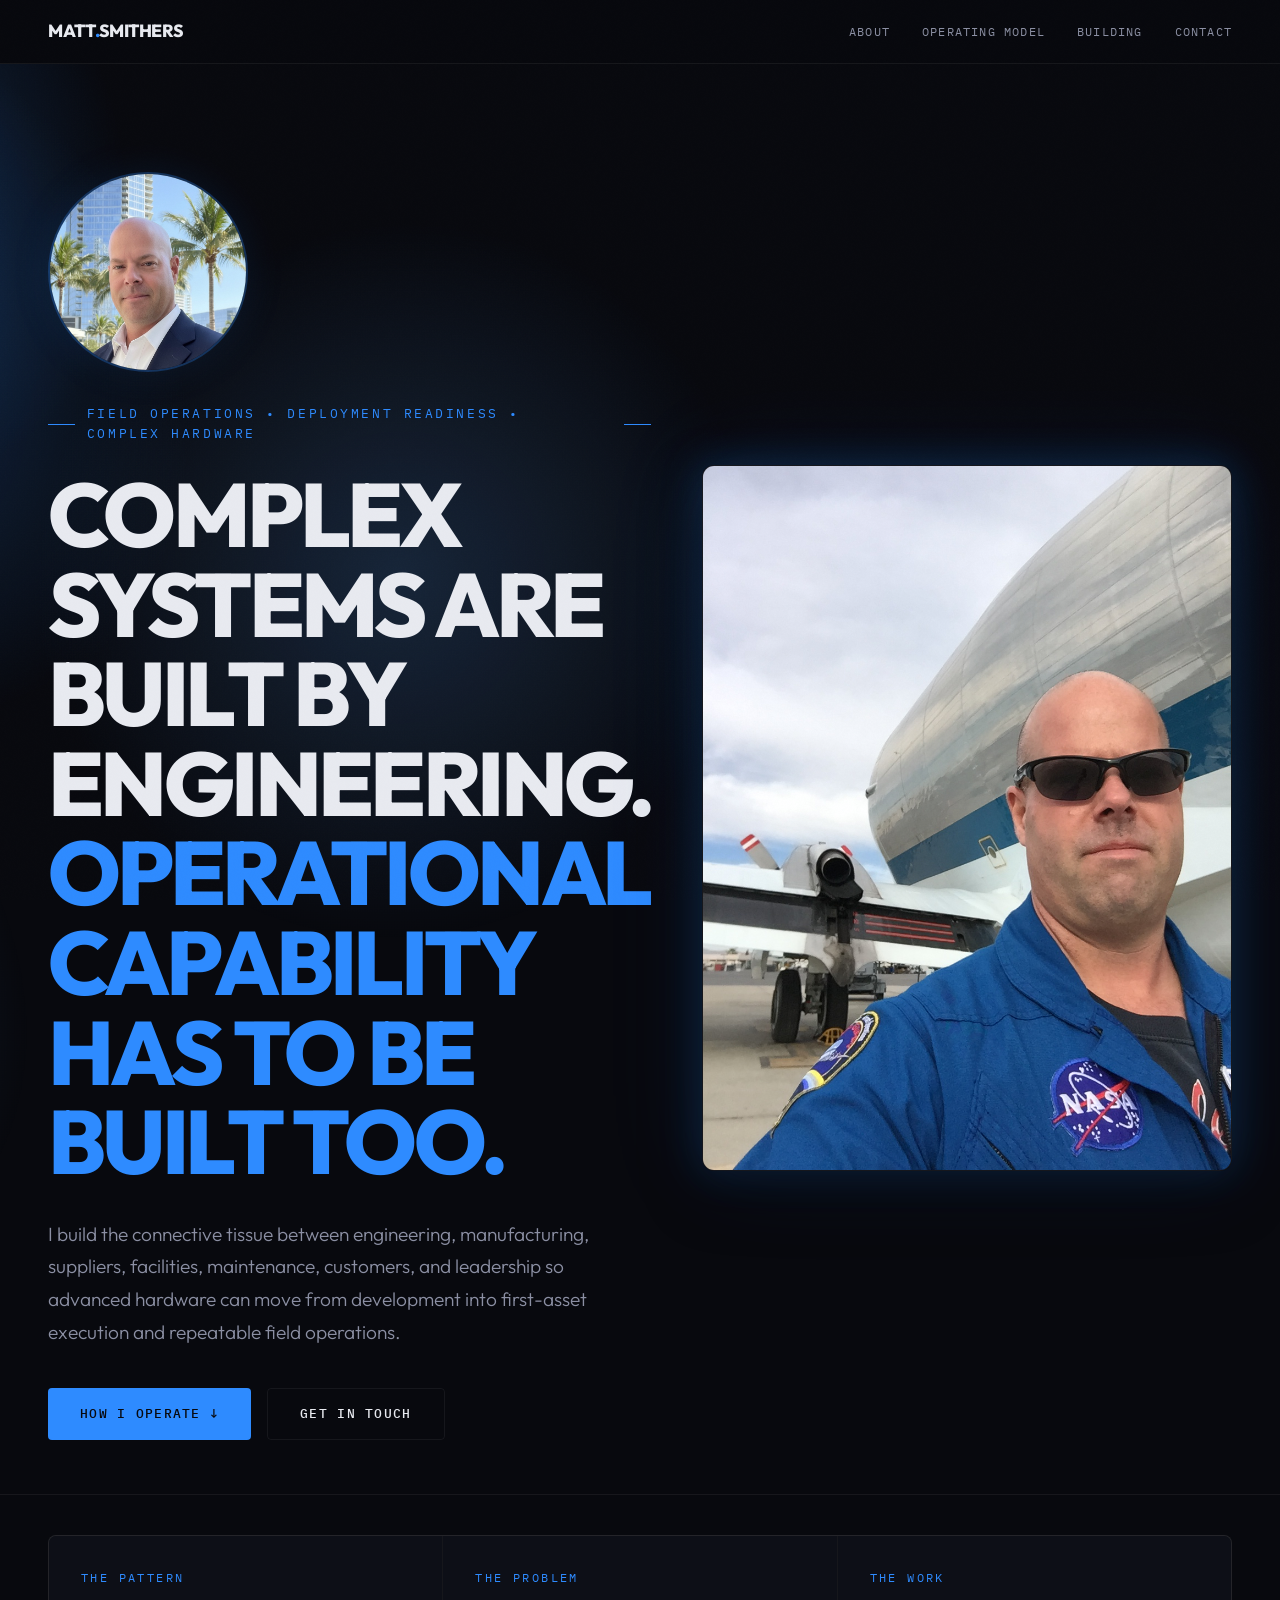
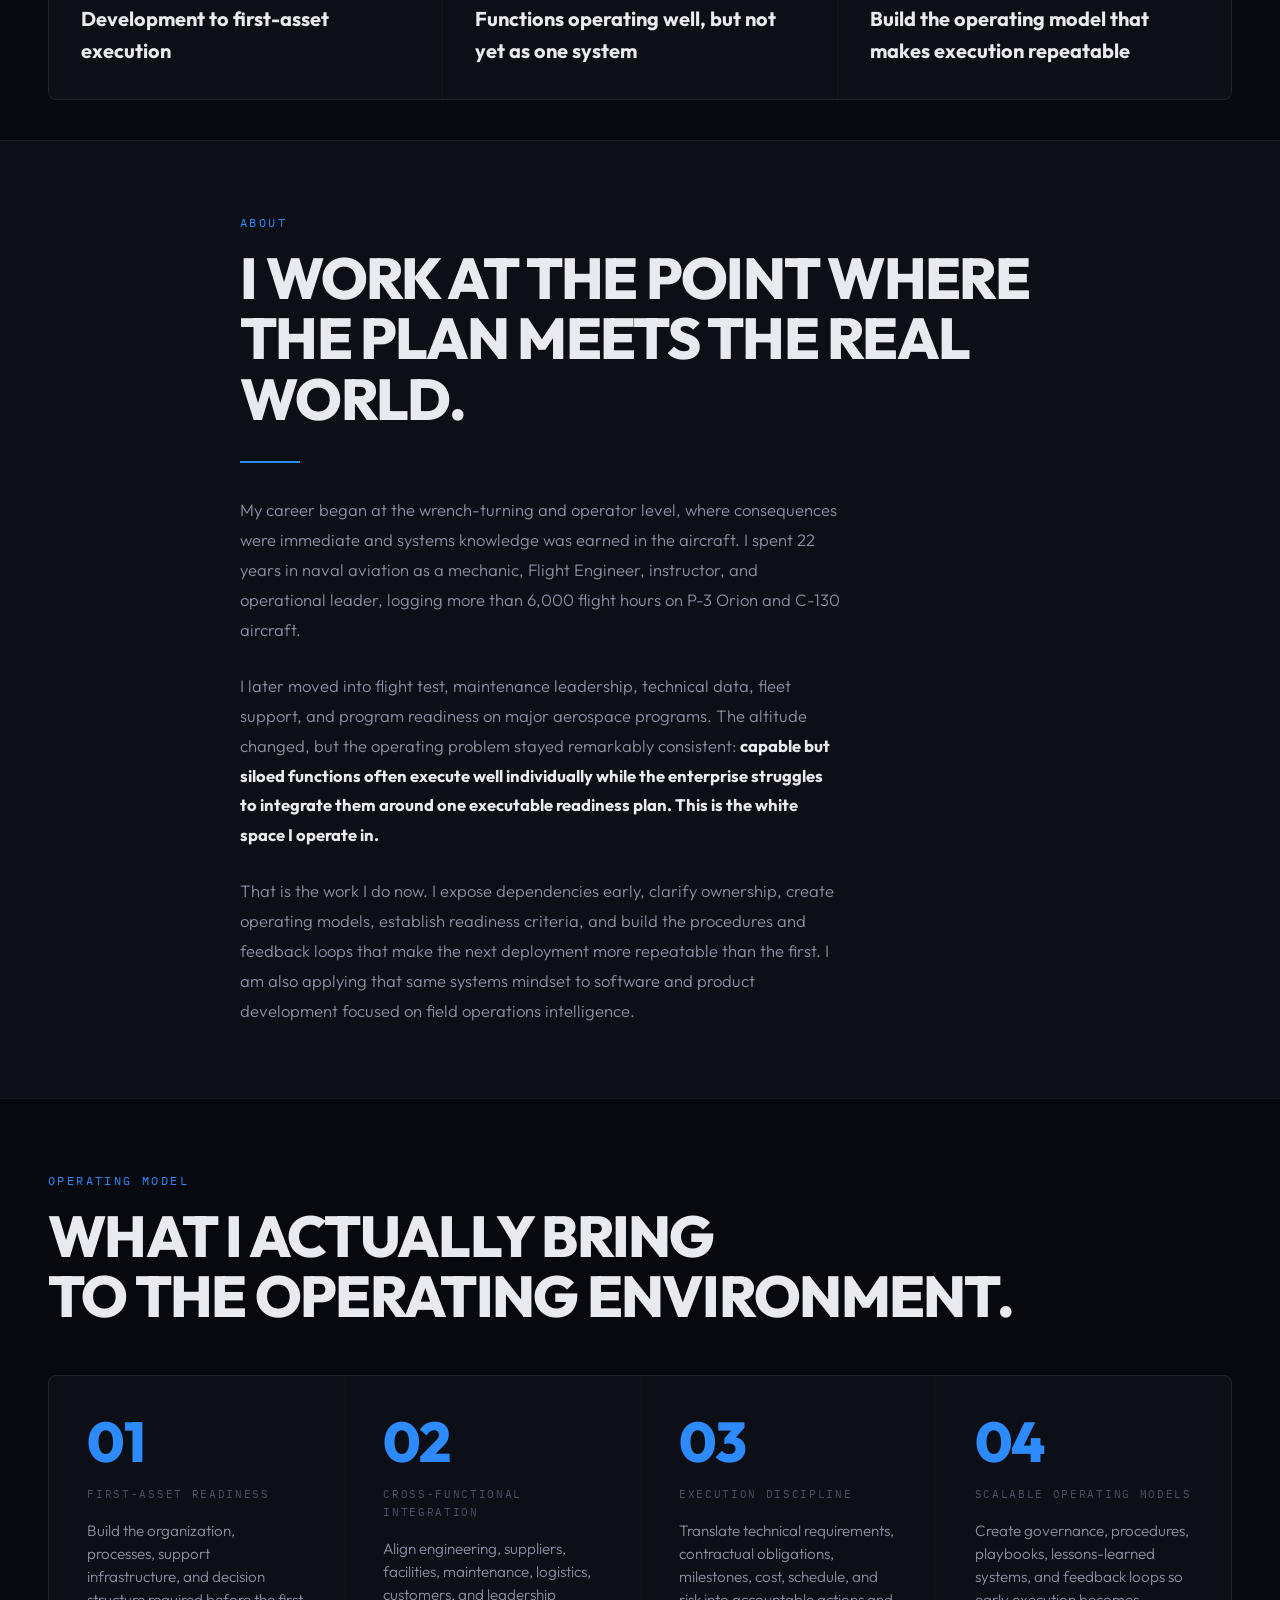
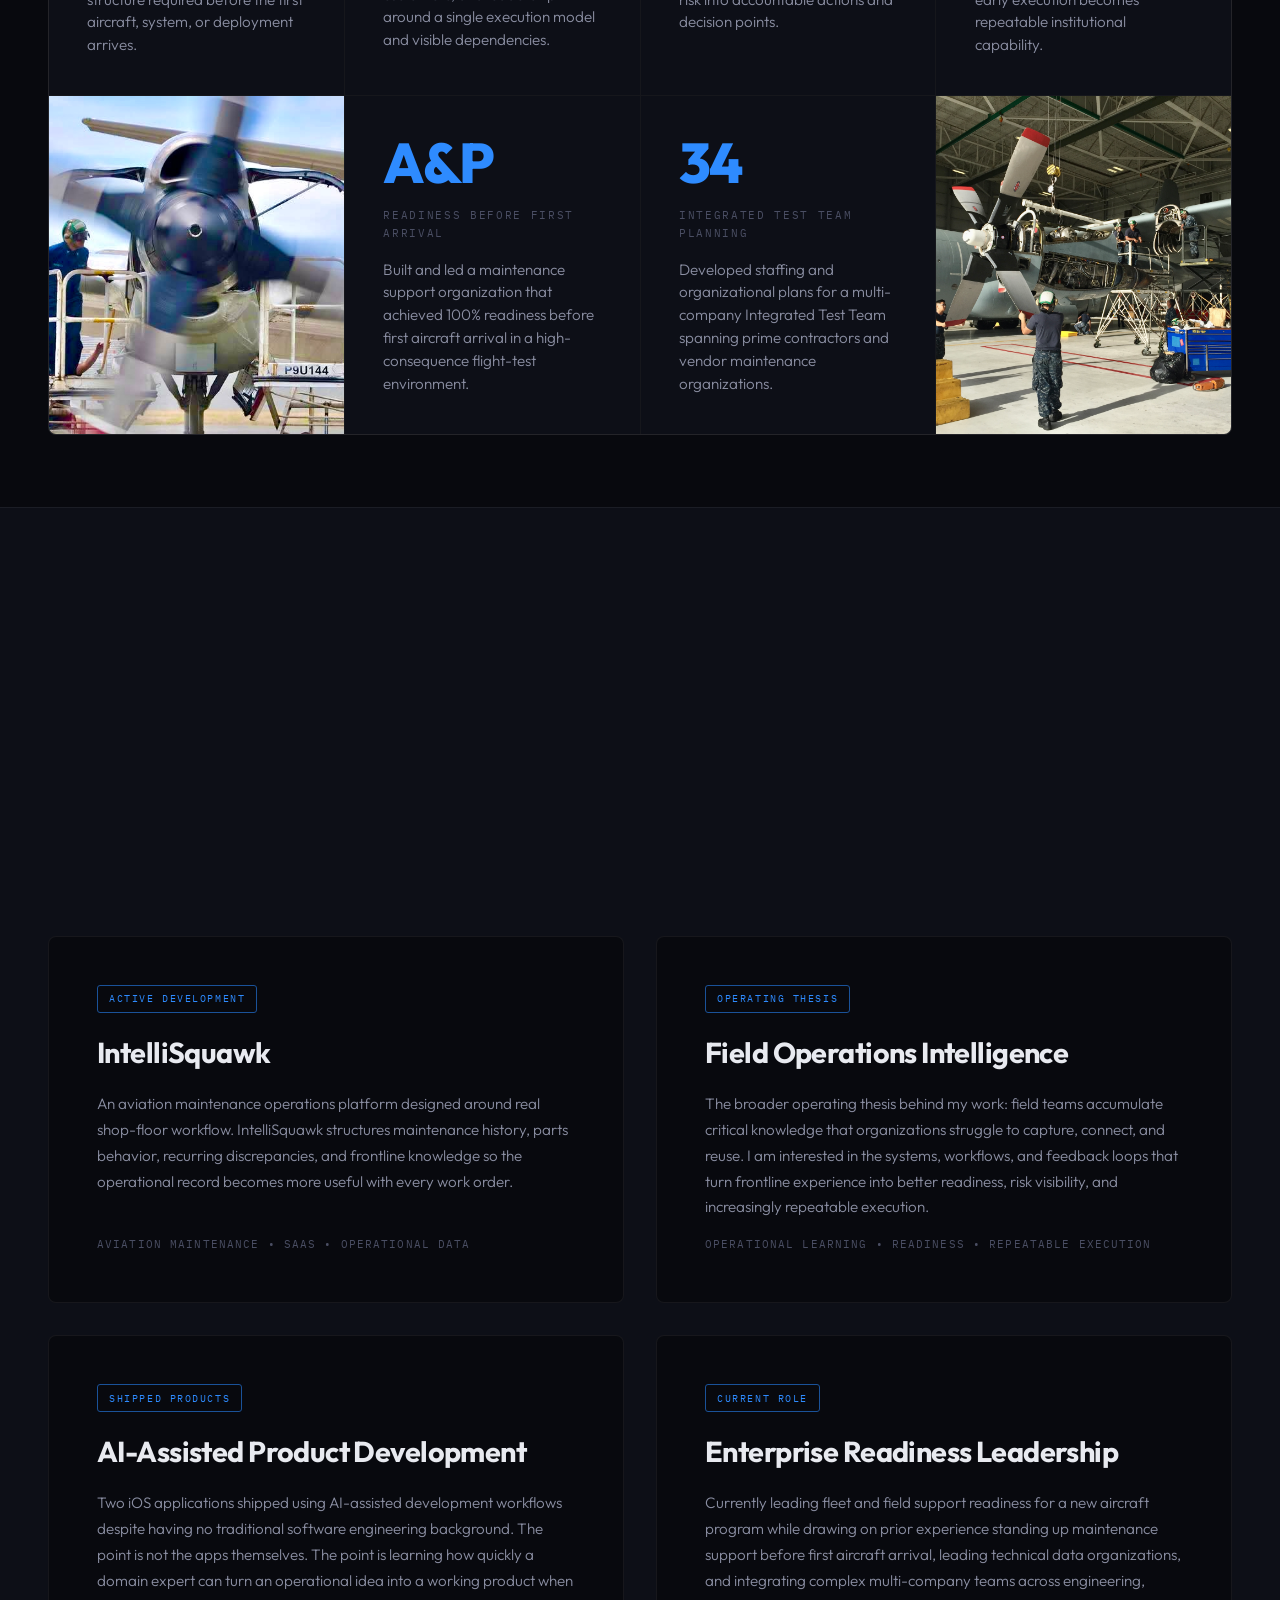
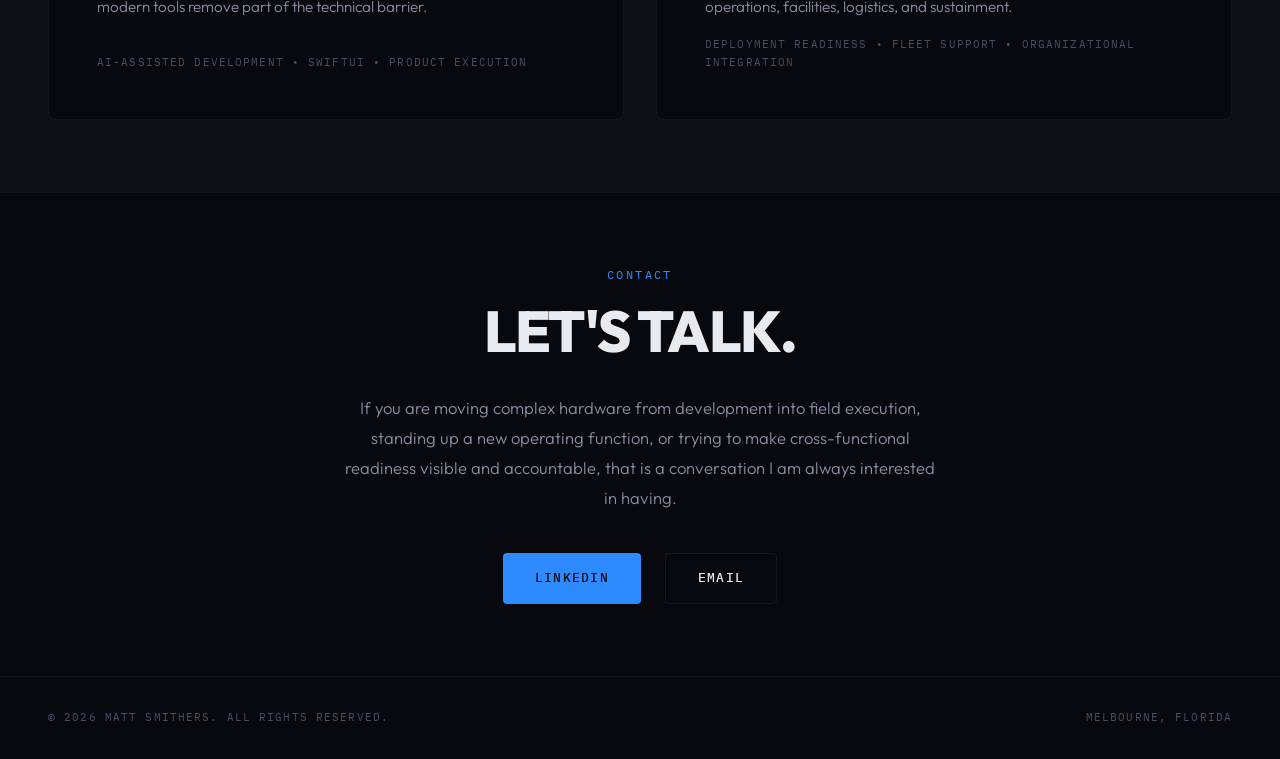
<file: index.html>
<!DOCTYPE html>
<html lang="en">
<head>
    <meta charset="UTF-8">
    <meta name="viewport" content="width=device-width, initial-scale=1.0">
    <title>Matt Smithers | Operational Readiness & Field Execution Leader</title>
    <meta name="description" content="Operational readiness and field execution leader with 30 years in complex, high-consequence technical environments. Building systems, organizations, and technology that turn advanced hardware into repeatable operations.">
    <link rel="icon" type="image/svg+xml" href="favicon.svg">
    <meta property="og:title" content="Matt Smithers | Operational Readiness & Field Execution Leader">
    <meta property="og:description" content="30 years turning complex hardware, technical teams, and first-asset transitions into repeatable operational capability.">
    <meta property="og:image" content="images/headshot.jpeg">
    <meta property="og:type" content="website">
    <meta name="twitter:card" content="summary">
    <link rel="preconnect" href="https://fonts.googleapis.com">
    <link rel="preconnect" href="https://fonts.gstatic.com" crossorigin>
    <link href="https://fonts.googleapis.com/css2?family=Outfit:wght@300;400;500;600;700;800;900&family=IBM+Plex+Mono:wght@300;400;500&display=swap" rel="stylesheet">
    <style>
        :root {
            --bg-primary: #08090E;
            --bg-secondary: #0D0F17;
            --bg-tertiary: #111421;
            --bg-card: #141724;
            --text-primary: #E8EAF0;
            --text-secondary: #8B8FA3;
            --text-muted: #4A4E63;
            --accent: #2E8BFF;
            --accent-glow: rgba(46, 139, 255, 0.15);
            --accent-bright: #5DA8FF;
            --accent-dim: #1A5299;
            --border: rgba(255, 255, 255, 0.06);
            --border-hover: rgba(46, 139, 255, 0.3);
            --font-display: 'Outfit', sans-serif;
            --font-mono: 'IBM Plex Mono', monospace;
        }

        *, *::before, *::after { margin: 0; padding: 0; box-sizing: border-box; }

        html {
            scroll-behavior: smooth;
            -webkit-font-smoothing: antialiased;
            -moz-osx-font-smoothing: grayscale;
        }

        body {
            font-family: var(--font-display);
            background: var(--bg-primary);
            color: var(--text-primary);
            line-height: 1.6;
            overflow-x: hidden;
            opacity: 0;
            animation: bodyFadeIn 0.8s ease-out 0.2s forwards;
        }

        @keyframes bodyFadeIn { to { opacity: 1; } }

        .reveal {
            opacity: 0;
            transform: translateY(40px);
            transition: opacity 0.8s cubic-bezier(0.16, 1, 0.3, 1),
                        transform 0.8s cubic-bezier(0.16, 1, 0.3, 1);
        }
        .reveal.visible { opacity: 1; transform: translateY(0); }
        .reveal-delay-1 { transition-delay: 0.1s; }
        .reveal-delay-2 { transition-delay: 0.2s; }
        .reveal-delay-3 { transition-delay: 0.3s; }
        .reveal-delay-4 { transition-delay: 0.4s; }
        .reveal-delay-5 { transition-delay: 0.5s; }

        .reveal-fade { opacity: 0; transition: opacity 1s ease; }
        .reveal-fade.visible { opacity: 1; }
        .reveal-left {
            opacity: 0;
            transform: translateX(-40px);
            transition: opacity 0.8s cubic-bezier(0.16, 1, 0.3, 1),
                        transform 0.8s cubic-bezier(0.16, 1, 0.3, 1);
        }
        .reveal-left.visible { opacity: 1; transform: translateX(0); }

        header {
            position: fixed;
            top: 0;
            left: 0;
            right: 0;
            z-index: 100;
            height: 64px;
            display: flex;
            align-items: center;
            justify-content: space-between;
            padding: 0 clamp(1.5rem, 4vw, 3rem);
            background: rgba(8, 9, 14, 0.85);
            backdrop-filter: blur(20px);
            -webkit-backdrop-filter: blur(20px);
            border-bottom: 1px solid var(--border);
            transition: all 0.3s ease;
        }

        .logo {
            font-family: var(--font-display);
            font-weight: 800;
            font-size: 1.1rem;
            letter-spacing: -0.02em;
            color: var(--text-primary);
            text-decoration: none;
        }
        .logo span { color: var(--accent); }

        nav { display: flex; align-items: center; gap: 2rem; }
        nav a {
            font-family: var(--font-mono);
            font-size: 0.75rem;
            font-weight: 400;
            letter-spacing: 0.1em;
            text-transform: uppercase;
            color: var(--text-secondary);
            text-decoration: none;
            transition: color 0.3s ease;
            position: relative;
        }
        nav a::after {
            content: '';
            position: absolute;
            bottom: -4px;
            left: 0;
            width: 0;
            height: 1px;
            background: var(--accent);
            transition: width 0.3s ease;
        }
        nav a:hover { color: var(--accent); }
        nav a:hover::after { width: 100%; }

        .hamburger {
            display: none;
            flex-direction: column;
            gap: 5px;
            cursor: pointer;
            padding: 4px;
        }
        .hamburger span {
            display: block;
            width: 24px;
            height: 1.5px;
            background: var(--text-primary);
            transition: all 0.3s ease;
        }

        .mobile-nav {
            display: none;
            position: fixed;
            inset: 0;
            top: 64px;
            background: var(--bg-primary);
            z-index: 99;
            flex-direction: column;
            justify-content: center;
            align-items: center;
            gap: 2rem;
        }
        .mobile-nav.open { display: flex; }
        .mobile-nav a {
            font-family: var(--font-display);
            font-size: 2.5rem;
            font-weight: 700;
            color: var(--text-primary);
            text-decoration: none;
            text-transform: uppercase;
            letter-spacing: -0.02em;
            transition: color 0.3s ease;
        }
        .mobile-nav a:hover { color: var(--accent); }

        .hero {
            min-height: 100vh;
            display: grid;
            grid-template-columns: 1fr 1fr;
            align-items: center;
            padding: clamp(6rem, 12vh, 10rem) clamp(1.5rem, 4vw, 3rem) clamp(3rem, 6vh, 5rem);
            position: relative;
            gap: clamp(2rem, 4vw, 4rem);
        }
        .hero-text {
            display: flex;
            flex-direction: column;
            justify-content: center;
            position: relative;
            z-index: 1;
        }
        .hero-image {
            position: relative;
            z-index: 1;
            width: 100%;
            align-self: center;
            padding-top: 2rem;
        }
        .hero-image img {
            width: 100%;
            aspect-ratio: 3 / 4;
            object-fit: cover;
            object-position: center 20%;
            border-radius: 12px;
            border: 1px solid var(--border);
            box-shadow:
                0 20px 60px rgba(0, 0, 0, 0.4),
                0 0 40px rgba(46, 139, 255, 0.25),
                0 0 100px rgba(46, 139, 255, 0.12);
        }

        .aurora {
            position: absolute;
            inset: 0;
            pointer-events: none;
            z-index: 0;
            overflow: hidden;
        }
        .aurora::before,
        .aurora::after {
            content: '';
            position: absolute;
            width: 180%;
            height: 180%;
            top: -40%;
            left: -100%;
            transform: rotate(45deg);
            background:
                radial-gradient(ellipse 30% 20% at 25% 35%, rgba(46, 139, 255, 0.3) 0%, transparent 65%),
                radial-gradient(ellipse 25% 18% at 50% 60%, rgba(93, 168, 255, 0.22) 0%, transparent 65%),
                radial-gradient(ellipse 28% 22% at 40% 80%, rgba(26, 82, 153, 0.26) 0%, transparent 65%);
            animation: auroraSweep1 18s linear infinite;
        }
        .aurora::after {
            background:
                radial-gradient(ellipse 28% 20% at 35% 40%, rgba(46, 139, 255, 0.26) 0%, transparent 65%),
                radial-gradient(ellipse 24% 22% at 60% 30%, rgba(93, 168, 255, 0.18) 0%, transparent 65%),
                radial-gradient(ellipse 30% 18% at 50% 70%, rgba(26, 82, 153, 0.22) 0%, transparent 65%);
            animation: auroraSweep2 24s linear infinite;
            animation-delay: -10s;
        }
        @keyframes auroraSweep1 {
            0% { left: -100%; top: -40%; }
            25% { top: -30%; }
            50% { top: -45%; }
            75% { top: -32%; }
            100% { left: 80%; top: -40%; }
        }
        @keyframes auroraSweep2 {
            0% { left: -100%; top: -35%; }
            25% { top: -48%; }
            50% { top: -30%; }
            75% { top: -42%; }
            100% { left: 80%; top: -35%; }
        }

        .hero-headshot {
            width: 200px;
            height: 200px;
            border-radius: 50%;
            overflow: hidden;
            border: 2px solid rgba(46, 139, 255, 0.3);
            margin-bottom: 2rem;
            flex-shrink: 0;
            box-shadow: 0 0 40px rgba(46, 139, 255, 0.1);
        }
        .hero-headshot img {
            width: 100%;
            height: 100%;
            object-fit: cover;
            object-position: 55% 25%;
        }

        .hero-eyebrow {
            font-family: var(--font-mono);
            font-size: 0.8rem;
            font-weight: 400;
            letter-spacing: 0.2em;
            text-transform: uppercase;
            color: var(--accent);
            margin-bottom: 1.5rem;
            display: flex;
            align-items: center;
            gap: 0.75rem;
        }
        .hero-eyebrow::before {
            content: '';
            width: 32px;
            height: 1px;
            background: var(--accent);
        }
        .hero h1 {
            font-family: var(--font-display);
            font-size: clamp(2.8rem, 7vw, 6.5rem);
            font-weight: 800;
            line-height: 1.0;
            letter-spacing: -0.04em;
            text-transform: uppercase;
            max-width: 1000px;
            margin-bottom: 2rem;
        }
        .hero h1 .accent { color: var(--accent); }
        .hero-sub {
            font-size: clamp(1rem, 1.5vw, 1.25rem);
            color: var(--text-secondary);
            max-width: 550px;
            line-height: 1.7;
            font-weight: 300;
        }
        .hero-cta {
            margin-top: 2.5rem;
            display: flex;
            gap: 1rem;
            flex-wrap: wrap;
        }

        .btn-primary, .btn-secondary {
            display: inline-flex;
            align-items: center;
            gap: 0.5rem;
            font-family: var(--font-mono);
            font-size: 0.8rem;
            font-weight: 500;
            letter-spacing: 0.1em;
            text-transform: uppercase;
            padding: 0.9rem 2rem;
            border-radius: 4px;
            text-decoration: none;
            cursor: pointer;
            transition: all 0.3s ease;
        }
        .btn-primary {
            color: var(--bg-primary);
            background: var(--accent);
            border: none;
        }
        .btn-primary:hover {
            background: var(--accent-bright);
            transform: translateY(-2px);
            box-shadow: 0 8px 30px rgba(46, 139, 255, 0.3);
        }
        .btn-secondary {
            color: var(--text-primary);
            background: transparent;
            border: 1px solid var(--border);
        }
        .btn-secondary:hover {
            border-color: var(--accent);
            color: var(--accent);
        }

        section { padding: clamp(4rem, 8vh, 8rem) clamp(1.5rem, 4vw, 3rem); }
        .section-border-top { border-top: 1px solid var(--border); }
        .eyebrow {
            font-family: var(--font-mono);
            font-size: 0.75rem;
            font-weight: 400;
            letter-spacing: 0.2em;
            text-transform: uppercase;
            color: var(--accent);
            margin-bottom: 1rem;
        }
        .section-heading {
            font-family: var(--font-display);
            font-size: clamp(2rem, 4.5vw, 4rem);
            font-weight: 800;
            letter-spacing: -0.03em;
            text-transform: uppercase;
            line-height: 1.05;
            margin-bottom: 2rem;
        }
        .section-body {
            font-size: clamp(1rem, 1.3vw, 1.15rem);
            color: var(--text-secondary);
            max-width: 600px;
            line-height: 1.8;
            font-weight: 300;
        }

        .about { background: var(--bg-secondary); }
        .about-content { max-width: 800px; margin: 0 auto; }
        .expertise { background: var(--bg-primary); }

        .credentials-grid {
            display: grid;
            grid-template-columns: repeat(4, 1fr);
            gap: 1px;
            background: var(--border);
            border: 1px solid var(--border);
            border-radius: 8px;
            overflow: hidden;
            max-width: 1300px;
            margin: 3rem auto 0;
        }
        .credential-image {
            background: var(--bg-secondary);
            padding: 0;
            overflow: hidden;
        }
        .credential-image img {
            width: 100%;
            height: 100%;
            object-fit: cover;
            display: block;
        }
        .credential-card {
            background: var(--bg-secondary);
            padding: clamp(1.5rem, 3vw, 2.5rem);
            display: flex;
            flex-direction: column;
            gap: 1rem;
            transition: background 0.4s ease;
        }
        .credential-card:hover { background: var(--bg-tertiary); }
        .credential-number {
            font-family: var(--font-display);
            font-size: clamp(2.5rem, 5vw, 3.5rem);
            font-weight: 800;
            color: var(--accent);
            letter-spacing: -0.03em;
            line-height: 1;
        }
        .credential-label {
            font-family: var(--font-mono);
            font-size: 0.7rem;
            letter-spacing: 0.15em;
            text-transform: uppercase;
            color: var(--text-muted);
        }
        .credential-detail {
            font-size: 0.95rem;
            color: var(--text-secondary);
            line-height: 1.5;
            font-weight: 300;
        }

        .building { background: var(--bg-secondary); }
        .ventures-grid {
            display: grid;
            grid-template-columns: 1fr 1fr;
            gap: clamp(1.5rem, 3vw, 2rem);
            max-width: 1300px;
            margin: 3rem auto 0;
        }
        .venture-card {
            background: var(--bg-primary);
            border: 1px solid var(--border);
            border-radius: 8px;
            padding: clamp(2rem, 4vw, 3rem);
            display: flex;
            flex-direction: column;
            gap: 1rem;
            transition: all 0.4s ease;
            position: relative;
            overflow: hidden;
        }
        .venture-card::before {
            content: '';
            position: absolute;
            top: 0;
            left: 0;
            right: 0;
            height: 2px;
            background: linear-gradient(90deg, var(--accent), transparent);
            opacity: 0;
            transition: opacity 0.4s ease;
        }
        .venture-card:hover {
            border-color: var(--border-hover);
            transform: translateY(-4px);
        }
        .venture-card:hover::before { opacity: 1; }
        .venture-status {
            font-family: var(--font-mono);
            font-size: 0.65rem;
            letter-spacing: 0.15em;
            text-transform: uppercase;
            color: var(--accent);
            padding: 0.3rem 0.7rem;
            border: 1px solid var(--accent-dim);
            border-radius: 3px;
            display: inline-block;
            width: fit-content;
        }
        .venture-name {
            font-family: var(--font-display);
            font-size: clamp(1.4rem, 2.5vw, 1.8rem);
            font-weight: 700;
            letter-spacing: -0.02em;
        }
        .venture-desc {
            font-size: 0.95rem;
            color: var(--text-secondary);
            line-height: 1.7;
            font-weight: 300;
        }
        .venture-tag {
            font-family: var(--font-mono);
            font-size: 0.7rem;
            color: var(--text-muted);
            letter-spacing: 0.1em;
            text-transform: uppercase;
            margin-top: auto;
        }

        .contact {
            background: var(--bg-primary);
            text-align: center;
        }
        .contact .section-body {
            margin: 0 auto 2.5rem;
            text-align: center;
        }
        .contact-links {
            display: flex;
            justify-content: center;
            gap: 1.5rem;
            flex-wrap: wrap;
        }

        footer {
            padding: 2rem clamp(1.5rem, 4vw, 3rem);
            border-top: 1px solid var(--border);
            display: flex;
            justify-content: space-between;
            align-items: center;
            flex-wrap: wrap;
            gap: 1rem;
        }
        footer p {
            font-family: var(--font-mono);
            font-size: 0.7rem;
            color: var(--text-muted);
            letter-spacing: 0.1em;
            text-transform: uppercase;
        }

        .accent-line {
            width: 60px;
            height: 2px;
            background: var(--accent);
            margin: 2rem 0;
        }
        .grid-bg {
            position: fixed;
            inset: 0;
            pointer-events: none;
            z-index: 0;
            opacity: 0.03;
            background-image:
                linear-gradient(rgba(255,255,255,0.05) 1px, transparent 1px),
                linear-gradient(90deg, rgba(255,255,255,0.05) 1px, transparent 1px);
            background-size: 80px 80px;
        }
        section, header, footer { position: relative; z-index: 1; }

        @media (max-width: 900px) {
            nav { display: none; }
            .hamburger { display: flex; }
            .hero { grid-template-columns: 1fr; }
            .hero-image { padding-top: 0; }
            .hero-image img {
                aspect-ratio: auto;
                object-fit: contain;
                object-position: center;
                max-height: none;
                width: 100%;
                height: auto;
            }
            .ventures-grid { grid-template-columns: 1fr; }
        }

        @media (max-width: 600px) {
            .positioning-grid { grid-template-columns: 1fr !important; }
            .hero h1 { font-size: 2.4rem; }
            .hero-headshot { width: 140px; height: 140px; }
            .credentials-grid { grid-template-columns: 1fr; }
            .credentials-grid .credential-card:nth-child(5),
            .credentials-grid .credential-card:nth-child(6) { grid-column: auto; }
        }

        body::after {
            content: '';
            position: fixed;
            inset: 0;
            pointer-events: none;
            z-index: 9999;
            opacity: 0.015;
            background-image: url("data:image/svg+xml,%3Csvg viewBox='0 0 256 256' xmlns='http://www.w3.org/2000/svg'%3E%3Cfilter id='n'%3E%3CfeTurbulence type='fractalNoise' baseFrequency='0.9' numOctaves='4' stitchTiles='stitch'/%3E%3C/filter%3E%3Crect width='100%25' height='100%25' filter='url(%23n)'/%3E%3C/svg%3E");
            background-repeat: repeat;
            background-size: 128px 128px;
        }

        ::selection { background: var(--accent); color: var(--bg-primary); }
    </style>
</head>
<body>

<div class="grid-bg"></div>

<header>
    <a href="#" class="logo">MATT<span>.</span>SMITHERS</a>
    <nav>
        <a href="#about">About</a>
        <a href="#expertise">Operating Model</a>
        <a href="#building">Building</a>
        <a href="#contact">Contact</a>
    </nav>
    <div class="hamburger" onclick="document.querySelector('.mobile-nav').classList.toggle('open')">
        <span></span><span></span><span></span>
    </div>
</header>

<div class="mobile-nav">
    <a href="#about" onclick="document.querySelector('.mobile-nav').classList.remove('open')">About</a>
    <a href="#expertise" onclick="document.querySelector('.mobile-nav').classList.remove('open')">Operating Model</a>
    <a href="#building" onclick="document.querySelector('.mobile-nav').classList.remove('open')">Building</a>
    <a href="#contact" onclick="document.querySelector('.mobile-nav').classList.remove('open')">Contact</a>
</div>

<section class="hero">
    <div class="aurora"></div>
    <div class="hero-text">
        <div class="hero-headshot reveal">
            <img src="images/headshot.jpeg" alt="Matt Smithers">
        </div>
        <div class="hero-eyebrow reveal reveal-delay-1">Field Operations &bull; Deployment Readiness &bull; Complex Hardware <span style="display:inline-block; width:32px; height:1px; background:var(--accent); vertical-align:middle; margin-left:0.75rem;"></span></div>
        <h1 class="reveal reveal-delay-2">
            Complex Systems Are Built by Engineering.<br>
            <span class="accent">Operational Capability Has to Be Built Too.</span>
        </h1>
        <p class="hero-sub reveal reveal-delay-3">
            I build the connective tissue between engineering, manufacturing, suppliers,
            facilities, maintenance, customers, and leadership so advanced hardware can move
            from development into first-asset execution and repeatable field operations.
        </p>
        <div class="hero-cta reveal reveal-delay-4">
            <a href="#about" class="btn-primary">How I Operate &darr;</a>
            <a href="#contact" class="btn-secondary">Get In Touch</a>
        </div>
    </div>
    <div class="hero-image reveal-fade">
        <img src="images/guppypose.jpeg" alt="Matt Smithers - Aviation Professional">
    </div>
</section>

<section class="section-border-top" style="padding-top:2.5rem;padding-bottom:2.5rem;background:var(--bg-primary);">
    <div class="positioning-grid" style="max-width:1300px;margin:0 auto;display:grid;grid-template-columns:repeat(3,1fr);gap:1px;background:var(--border);border:1px solid var(--border);border-radius:8px;overflow:hidden;">
        <div style="background:var(--bg-secondary);padding:2rem;"><div class="eyebrow">The Pattern</div><div style="font-size:1.25rem;font-weight:700;">Development to first-asset execution</div></div>
        <div style="background:var(--bg-secondary);padding:2rem;"><div class="eyebrow">The Problem</div><div style="font-size:1.25rem;font-weight:700;">Functions operating well, but not yet as one system</div></div>
        <div style="background:var(--bg-secondary);padding:2rem;"><div class="eyebrow">The Work</div><div style="font-size:1.25rem;font-weight:700;">Build the operating model that makes execution repeatable</div></div>
    </div>
</section>

<section id="about" class="about section-border-top">
    <div class="about-content">
        <div class="eyebrow reveal">About</div>
        <h2 class="section-heading reveal reveal-delay-1">I work at the point where the plan meets the real world.</h2>
        <div class="accent-line reveal reveal-delay-2"></div>
        <p class="section-body reveal reveal-delay-2">
            My career began at the wrench-turning and operator level, where consequences were immediate and systems knowledge was earned in the aircraft. I spent 22 years in naval aviation as a mechanic, Flight Engineer, instructor, and operational leader, logging more than 6,000 flight hours on P-3 Orion and C-130 aircraft.
        </p>
        <br>
        <p class="section-body reveal reveal-delay-3">
            I later moved into flight test, maintenance leadership, technical data, fleet support, and program
            readiness on major aerospace programs. The altitude changed, but the operating problem stayed
            remarkably consistent: <strong style="color: var(--text-primary); font-weight: 700;">capable but siloed functions often execute well individually while the enterprise
            struggles to integrate them around one executable readiness plan. This is the white space I operate in.</strong>
        </p>
        <br>
        <p class="section-body reveal reveal-delay-4">
            That is the work I do now. I expose dependencies early, clarify ownership, create operating models, establish readiness criteria, and build the procedures and feedback loops that make the next deployment more repeatable than the first. I am also applying that same systems mindset to software and product development focused on field operations intelligence.
        </p>
    </div>
</section>

<section id="expertise" class="expertise section-border-top">
    <div style="max-width: 1300px; margin: 0 auto;">
        <div class="eyebrow reveal">Operating Model</div>
        <h2 class="section-heading reveal reveal-delay-1">What I actually bring<br>to the operating environment.</h2>
    </div>
    <div class="credentials-grid">
        <div class="credential-card reveal">
            <div class="credential-number">01</div>
            <div class="credential-label">First-Asset Readiness</div>
            <div class="credential-detail">Build the organization, processes, support infrastructure, and decision structure required before the first aircraft, system, or deployment arrives.</div>
        </div>
        <div class="credential-card reveal reveal-delay-1">
            <div class="credential-number">02</div>
            <div class="credential-label">Cross-Functional Integration</div>
            <div class="credential-detail">Align engineering, suppliers, facilities, maintenance, logistics, customers, and leadership around a single execution model and visible dependencies.</div>
        </div>
        <div class="credential-card reveal reveal-delay-2">
            <div class="credential-number">03</div>
            <div class="credential-label">Execution Discipline</div>
            <div class="credential-detail">Translate technical requirements, contractual obligations, milestones, cost, schedule, and risk into accountable actions and decision points.</div>
        </div>
        <div class="credential-card reveal reveal-delay-3">
            <div class="credential-number">04</div>
            <div class="credential-label">Scalable Operating Models</div>
            <div class="credential-detail">Create governance, procedures, playbooks, lessons-learned systems, and feedback loops so early execution becomes repeatable institutional capability.</div>
        </div>
        <div class="credential-image reveal reveal-delay-4">
            <img src="images/manonstand.jpeg" alt="Matt Smithers on aircraft stand">
        </div>
        <div class="credential-card reveal reveal-delay-4">
            <div class="credential-number">A&amp;P</div>
            <div class="credential-label">Readiness Before First Arrival</div>
            <div class="credential-detail">Built and led a maintenance support organization that achieved 100% readiness before first aircraft arrival in a high-consequence flight-test environment.</div>
        </div>
        <div class="credential-card reveal reveal-delay-5">
            <div class="credential-number">34</div>
            <div class="credential-label">Integrated Test Team Planning</div>
            <div class="credential-detail">Developed staffing and organizational plans for a multi-company Integrated Test Team spanning prime contractors and vendor maintenance organizations.</div>
        </div>
        <div class="credential-image reveal reveal-delay-5">
            <img src="images/qec.jpeg" alt="Quality Engineering Council">
        </div>
    </div>
</section>

<section id="building" class="building section-border-top">
    <div style="max-width: 1300px; margin: 0 auto;">
        <div class="eyebrow reveal">What I'm Building</div>
        <h2 class="section-heading reveal reveal-delay-1">Building the next layer<br>of field operations intelligence.</h2>
        <p class="section-body reveal reveal-delay-2" style="margin-bottom: 0;">
            I am applying three decades of operator, maintainer, flight-test, and
            program leadership experience to a simple problem: how do we capture what field teams know,
            connect it to what systems are doing, and turn that knowledge into better operational decisions?
        </p>
    </div>
    <div class="ventures-grid">
        <div class="venture-card reveal">
            <div class="venture-status">Active Development</div>
            <div class="venture-name">IntelliSquawk</div>
            <div class="venture-desc">
                An aviation maintenance operations platform designed around real shop-floor workflow. IntelliSquawk structures maintenance history, parts behavior, recurring discrepancies, and frontline knowledge so the operational record becomes more useful with every work order.
            </div>
            <div class="venture-tag">Aviation Maintenance &bull; SaaS &bull; Operational Data</div>
        </div>
        <div class="venture-card reveal reveal-delay-1">
            <div class="venture-status">Operating Thesis</div>
            <div class="venture-name">Field Operations Intelligence</div>
            <div class="venture-desc">
                The broader operating thesis behind my work: field teams accumulate critical knowledge that organizations struggle to capture, connect, and reuse. I am interested in the systems, workflows, and feedback loops that turn frontline experience into better readiness, risk visibility, and increasingly repeatable execution.
            </div>
            <div class="venture-tag">Operational Learning &bull; Readiness &bull; Repeatable Execution</div>
        </div>
        <div class="venture-card reveal reveal-delay-2">
            <div class="venture-status">Shipped Products</div>
            <div class="venture-name">AI-Assisted Product Development</div>
            <div class="venture-desc">
                Two iOS applications shipped using AI-assisted development workflows despite having no traditional software engineering background. The point is not the apps themselves. The point is learning how quickly a domain expert can turn an operational idea into a working product when modern tools remove part of the technical barrier.
            </div>
            <div class="venture-tag">AI-Assisted Development &bull; SwiftUI &bull; Product Execution</div>
        </div>
        <div class="venture-card reveal reveal-delay-3">
            <div class="venture-status">Current Role</div>
            <div class="venture-name">Enterprise Readiness Leadership</div>
            <div class="venture-desc">
                Currently leading fleet and field support readiness for a new aircraft program while drawing on prior experience standing up maintenance support before first aircraft arrival, leading technical data organizations, and integrating complex multi-company teams across engineering, operations, facilities, logistics, and sustainment.
            </div>
            <div class="venture-tag">Deployment Readiness &bull; Fleet Support &bull; Organizational Integration</div>
        </div>
    </div>
</section>

<section id="contact" class="contact section-border-top">
    <div class="eyebrow reveal">Contact</div>
    <h2 class="section-heading reveal reveal-delay-1">Let's talk.</h2>
    <p class="section-body reveal reveal-delay-2">
        If you are moving complex hardware from development into field execution, standing up a new operating function, or trying to make cross-functional readiness visible and accountable, that is a conversation I am always interested in having.
    </p>
    <div class="contact-links reveal reveal-delay-3">
        <a href="https://www.linkedin.com/in/matt-smithers-aviation-professional" target="_blank" class="btn-primary">LinkedIn</a>
        <a href="mailto:matt.smithers@me.com" class="btn-secondary">Email</a>
    </div>
</section>

<footer>
    <p>&copy; 2026 Matt Smithers. All rights reserved.</p>
    <p>Melbourne, Florida</p>
</footer>

<script>
    const observer = new IntersectionObserver((entries) => {
        entries.forEach(entry => {
            if (entry.isIntersecting) entry.target.classList.add('visible');
        });
    }, {
        threshold: 0.1,
        rootMargin: '0px 0px -50px 0px'
    });

    document.querySelectorAll('.reveal, .reveal-fade, .reveal-left').forEach(el => {
        observer.observe(el);
    });

    window.addEventListener('scroll', () => {
        const header = document.querySelector('header');
        const currentScroll = window.pageYOffset;
        header.style.borderBottomColor = currentScroll > 100
            ? 'rgba(46, 139, 255, 0.1)'
            : 'rgba(255, 255, 255, 0.06)';
    });

    document.querySelectorAll('a[href^="#"]').forEach(anchor => {
        anchor.addEventListener('click', function(e) {
            const target = document.querySelector(this.getAttribute('href'));
            if (target) {
                e.preventDefault();
                target.scrollIntoView({ behavior: 'smooth', block: 'start' });
            }
        });
    });
</script>

</body>
</html>
</file>
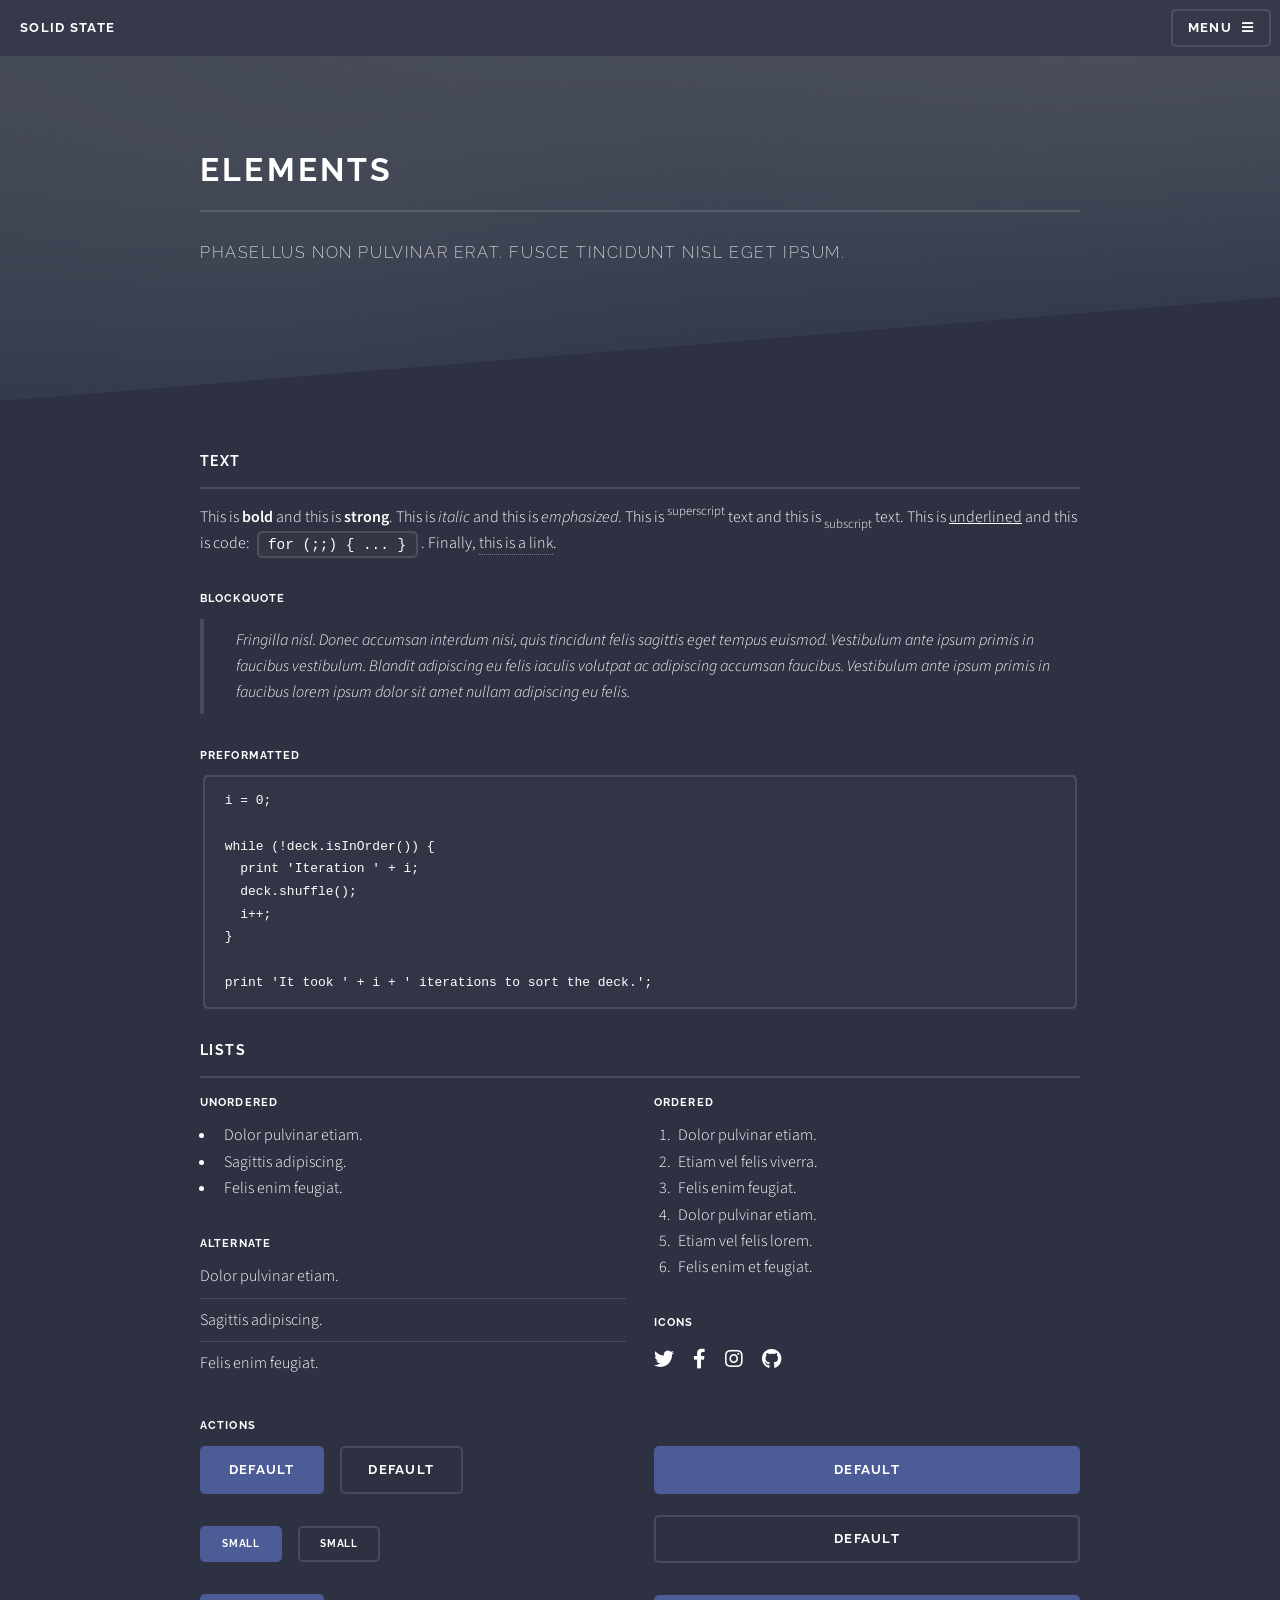
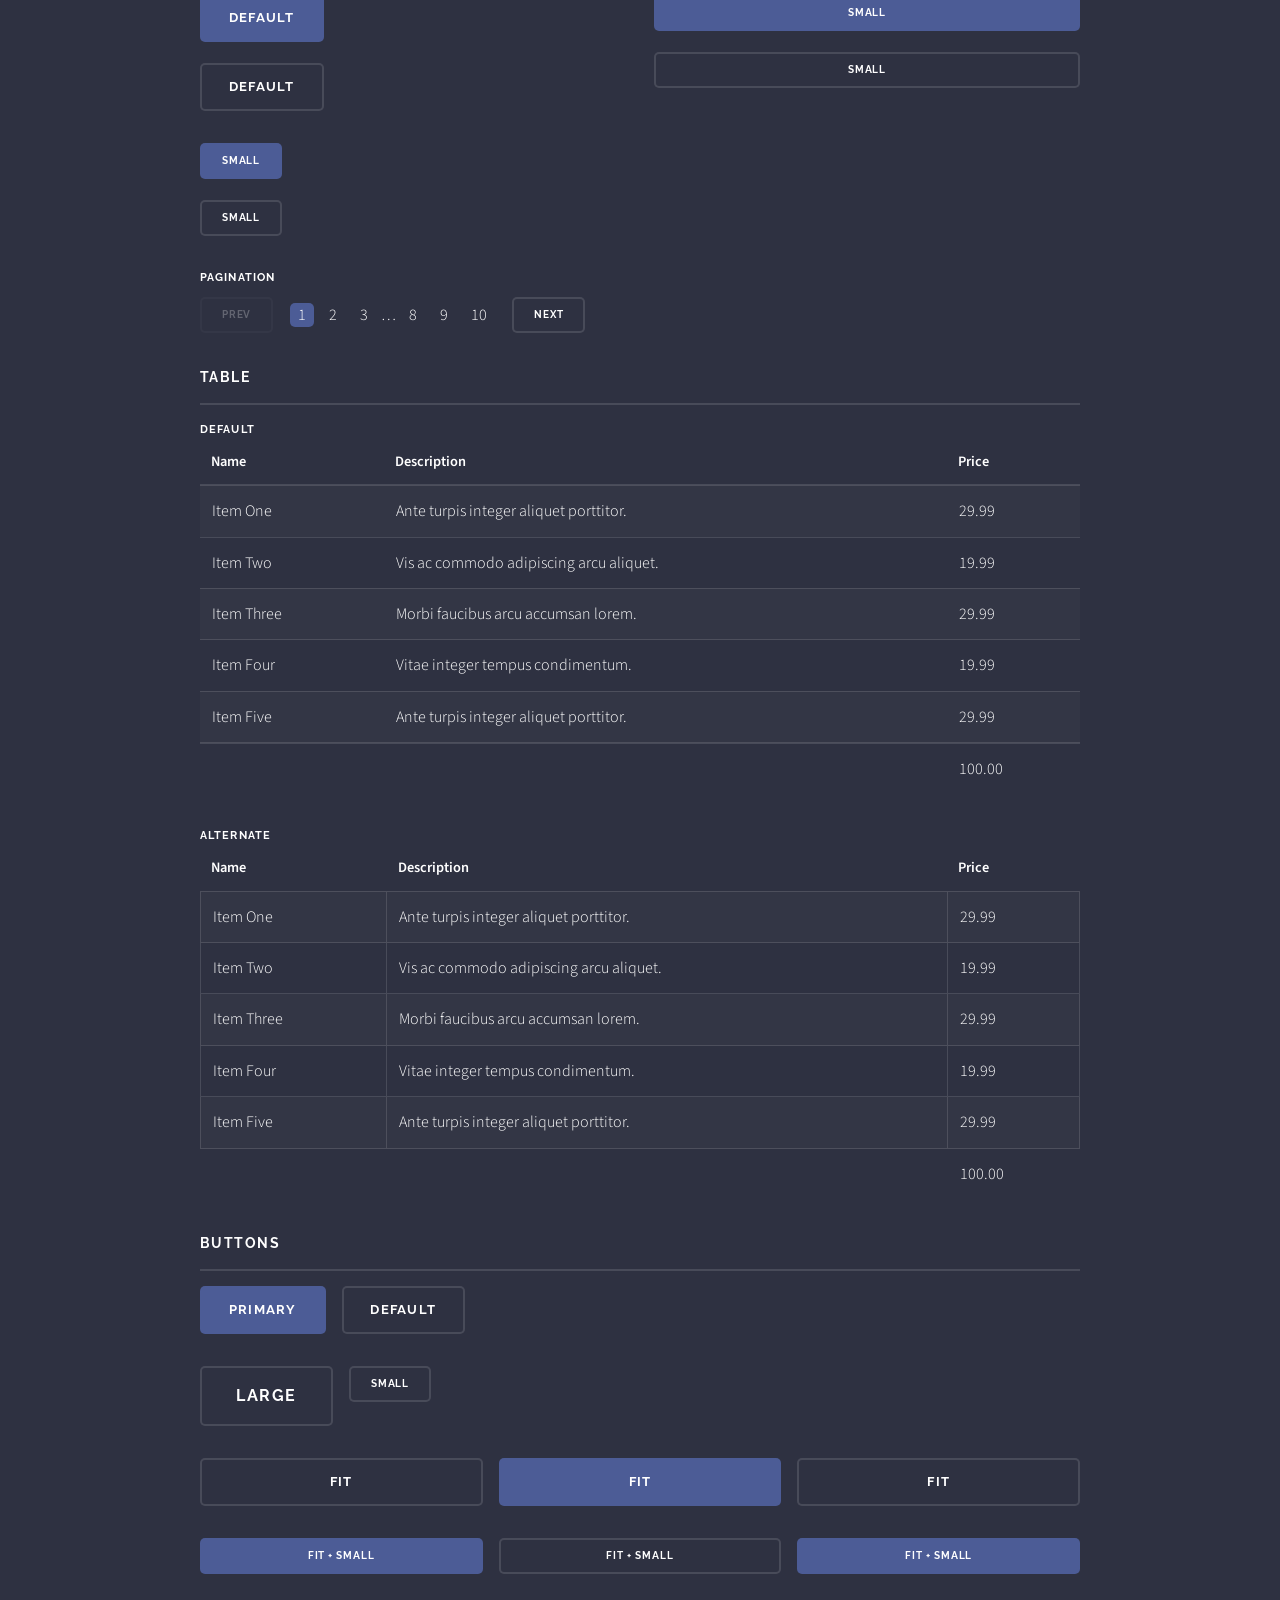
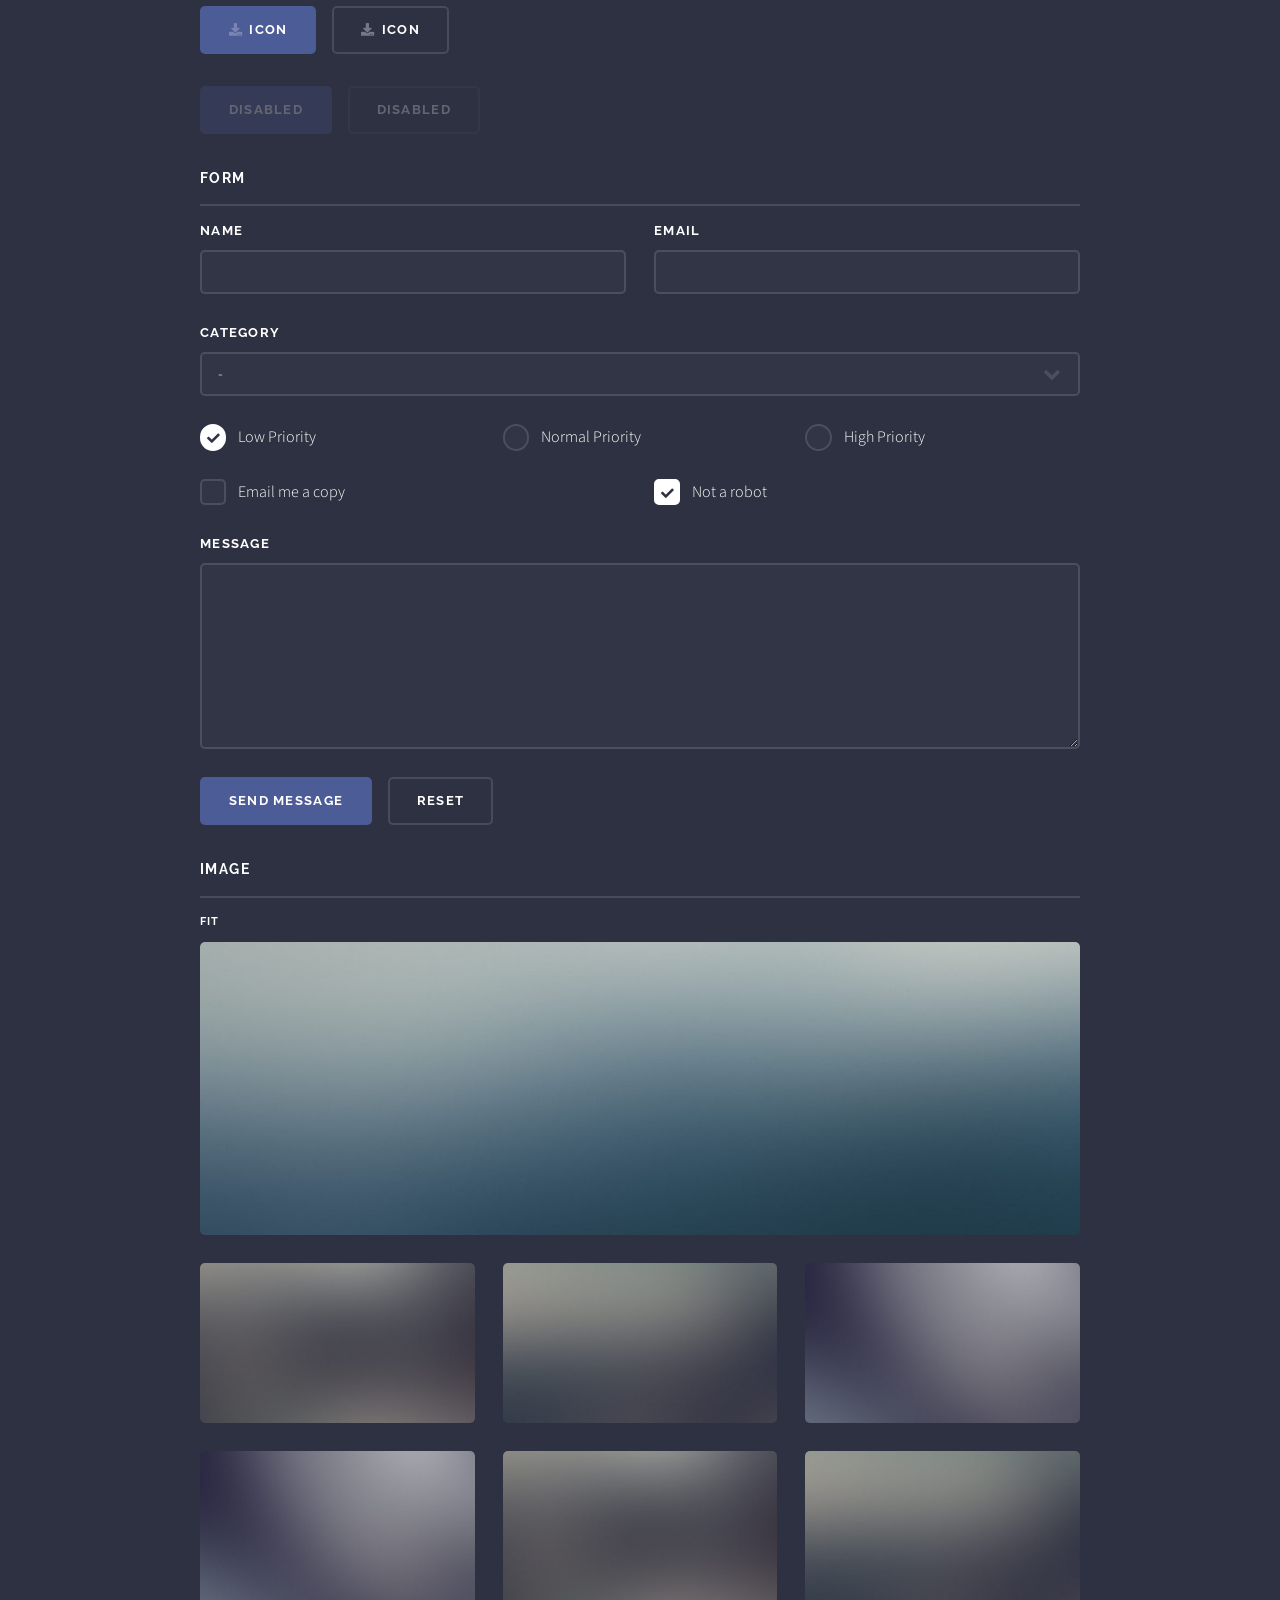
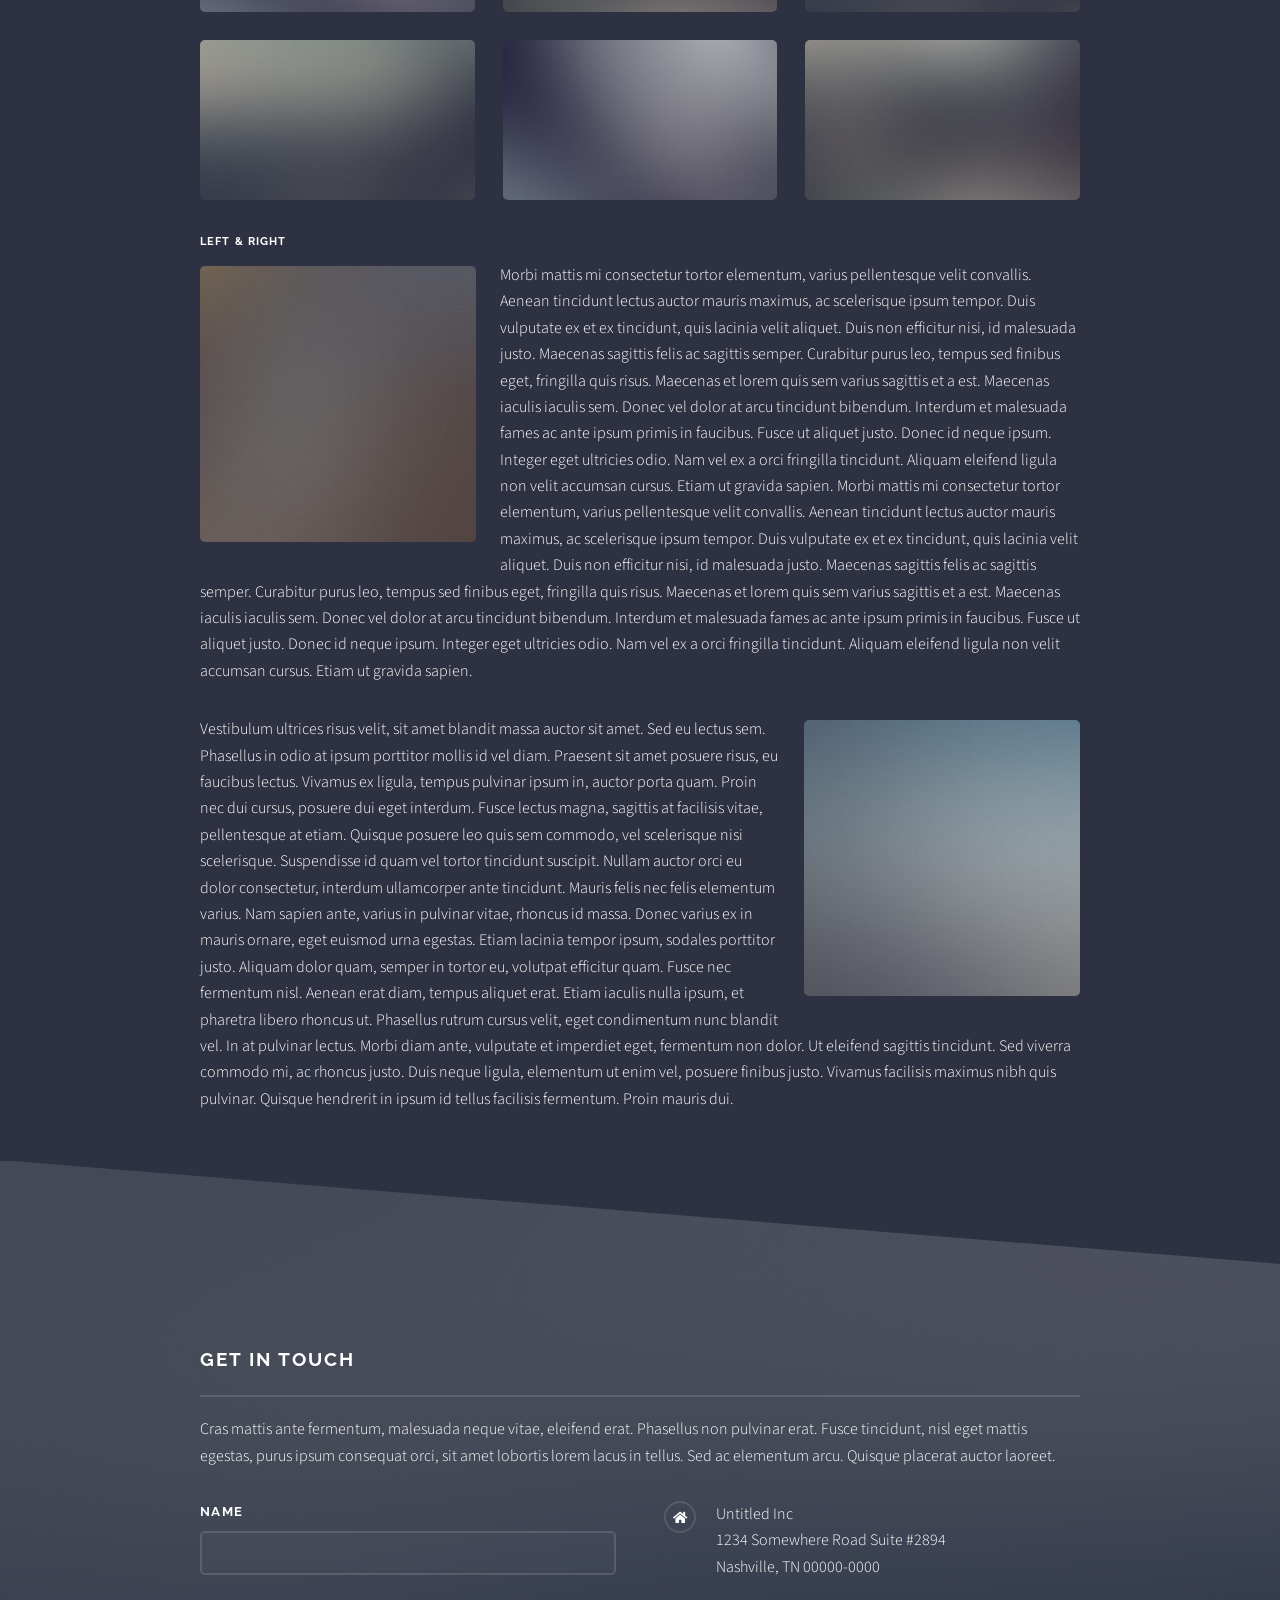
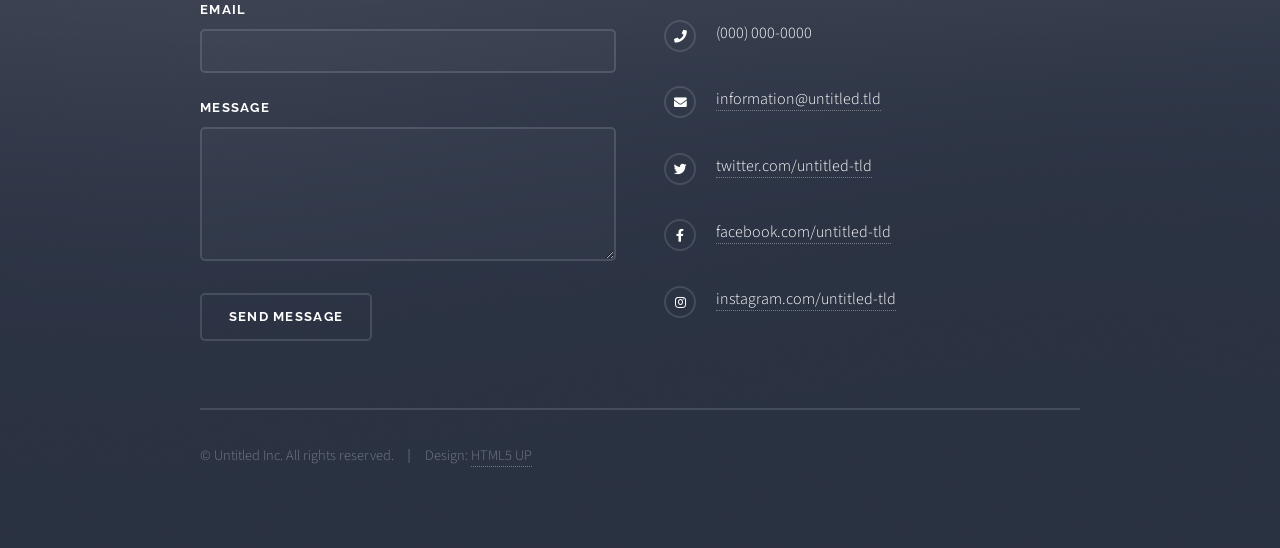
<file: elements.html>
<!DOCTYPE HTML>
<!--
	Solid State by HTML5 UP
	html5up.net | @ajlkn
	Free for personal and commercial use under the CCA 3.0 license (html5up.net/license)
-->
<html>
	<head>
		<title>Elements - Solid State by HTML5 UP</title>
		<meta charset="utf-8" />
		<meta name="viewport" content="width=device-width, initial-scale=1, user-scalable=no" />
		<link rel="stylesheet" href="assets/css/main.css" />
		<noscript><link rel="stylesheet" href="assets/css/noscript.css" /></noscript>
	</head>
	<body class="is-preload">

		<!-- Page Wrapper -->
			<div id="page-wrapper">

				<!-- Header -->
					<header id="header">
						<h1><a href="index.html">Solid State</a></h1>
						<nav>
							<a href="#menu">Menu</a>
						</nav>
					</header>

				<!-- Menu -->
					<nav id="menu">
						<div class="inner">
							<h2>Menu</h2>
							<ul class="links">
								<li><a href="index.html">Home</a></li>
								<li><a href="generic.html">Generic</a></li>
								<li><a href="elements.html">Elements</a></li>
								<li><a href="#">Log In</a></li>
								<li><a href="#">Sign Up</a></li>
							</ul>
							<a href="#" class="close">Close</a>
						</div>
					</nav>

				<!-- Wrapper -->
					<section id="wrapper">
						<header>
							<div class="inner">
								<h2>Elements</h2>
								<p>Phasellus non pulvinar erat. Fusce tincidunt nisl eget ipsum.</p>
							</div>
						</header>

						<!-- Content -->
							<div class="wrapper">
								<div class="inner">

									<section>
										<h3 class="major">Text</h3>
										<p>This is <b>bold</b> and this is <strong>strong</strong>. This is <i>italic</i> and this is <em>emphasized</em>.
										This is <sup>superscript</sup> text and this is <sub>subscript</sub> text.
										This is <u>underlined</u> and this is code: <code>for (;;) { ... }</code>. Finally, <a href="#">this is a link</a>.</p>
										<h4>Blockquote</h4>
										<blockquote>Fringilla nisl. Donec accumsan interdum nisi, quis tincidunt felis sagittis eget tempus euismod. Vestibulum ante ipsum primis in faucibus vestibulum. Blandit adipiscing eu felis iaculis volutpat ac adipiscing accumsan faucibus. Vestibulum ante ipsum primis in faucibus lorem ipsum dolor sit amet nullam adipiscing eu felis.</blockquote>
										<h4>Preformatted</h4>
										<pre><code>i = 0;

while (!deck.isInOrder()) {
  print 'Iteration ' + i;
  deck.shuffle();
  i++;
}

print 'It took ' + i + ' iterations to sort the deck.';</code></pre>
									</section>

									<section>
										<h3 class="major">Lists</h3>
										<div class="row">
											<div class="col-6 col-12-medium">
												<h4>Unordered</h4>
												<ul>
													<li>Dolor pulvinar etiam.</li>
													<li>Sagittis adipiscing.</li>
													<li>Felis enim feugiat.</li>
												</ul>
												<h4>Alternate</h4>
												<ul class="alt">
													<li>Dolor pulvinar etiam.</li>
													<li>Sagittis adipiscing.</li>
													<li>Felis enim feugiat.</li>
												</ul>
											</div>
											<div class="col-6 col-12-medium">
												<h4>Ordered</h4>
												<ol>
													<li>Dolor pulvinar etiam.</li>
													<li>Etiam vel felis viverra.</li>
													<li>Felis enim feugiat.</li>
													<li>Dolor pulvinar etiam.</li>
													<li>Etiam vel felis lorem.</li>
													<li>Felis enim et feugiat.</li>
												</ol>
												<h4>Icons</h4>
												<ul class="icons">
													<li><a href="#" class="icon brands fa-twitter"><span class="label">Twitter</span></a></li>
													<li><a href="#" class="icon brands fa-facebook-f"><span class="label">Facebook</span></a></li>
													<li><a href="#" class="icon brands fa-instagram"><span class="label">Instagram</span></a></li>
													<li><a href="#" class="icon brands fa-github"><span class="label">Github</span></a></li>
												</ul>
											</div>
										</div>
										<h4>Actions</h4>
										<div class="row">
											<div class="col-6 col-12-medium">
												<ul class="actions">
													<li><a href="#" class="button primary">Default</a></li>
													<li><a href="#" class="button">Default</a></li>
												</ul>
												<ul class="actions small">
													<li><a href="#" class="button primary small">Small</a></li>
													<li><a href="#" class="button small">Small</a></li>
												</ul>
												<ul class="actions stacked">
													<li><a href="#" class="button primary">Default</a></li>
													<li><a href="#" class="button">Default</a></li>
												</ul>
												<ul class="actions stacked small">
													<li><a href="#" class="button primary small">Small</a></li>
													<li><a href="#" class="button small">Small</a></li>
												</ul>
											</div>
											<div class="col-6 col-12-medium">
												<ul class="actions stacked">
													<li><a href="#" class="button primary fit">Default</a></li>
													<li><a href="#" class="button fit">Default</a></li>
												</ul>
												<ul class="actions stacked small">
													<li><a href="#" class="button primary small fit">Small</a></li>
													<li><a href="#" class="button small fit">Small</a></li>
												</ul>
											</div>
										</div>
										<h4>Pagination</h4>
										<ul class="pagination">
											<li><span class="button small disabled">Prev</span></li>
											<li><a href="#" class="page active">1</a></li>
											<li><a href="#" class="page">2</a></li>
											<li><a href="#" class="page">3</a></li>
											<li><span>&hellip;</span></li>
											<li><a href="#" class="page">8</a></li>
											<li><a href="#" class="page">9</a></li>
											<li><a href="#" class="page">10</a></li>
											<li><a href="#" class="button small">Next</a></li>
										</ul>
									</section>

									<section>
										<h3 class="major">Table</h3>
										<h4>Default</h4>
										<div class="table-wrapper">
											<table>
												<thead>
													<tr>
														<th>Name</th>
														<th>Description</th>
														<th>Price</th>
													</tr>
												</thead>
												<tbody>
													<tr>
														<td>Item One</td>
														<td>Ante turpis integer aliquet porttitor.</td>
														<td>29.99</td>
													</tr>
													<tr>
														<td>Item Two</td>
														<td>Vis ac commodo adipiscing arcu aliquet.</td>
														<td>19.99</td>
													</tr>
													<tr>
														<td>Item Three</td>
														<td> Morbi faucibus arcu accumsan lorem.</td>
														<td>29.99</td>
													</tr>
													<tr>
														<td>Item Four</td>
														<td>Vitae integer tempus condimentum.</td>
														<td>19.99</td>
													</tr>
													<tr>
														<td>Item Five</td>
														<td>Ante turpis integer aliquet porttitor.</td>
														<td>29.99</td>
													</tr>
												</tbody>
												<tfoot>
													<tr>
														<td colspan="2"></td>
														<td>100.00</td>
													</tr>
												</tfoot>
											</table>
										</div>

										<h4>Alternate</h4>
										<div class="table-wrapper">
											<table class="alt">
												<thead>
													<tr>
														<th>Name</th>
														<th>Description</th>
														<th>Price</th>
													</tr>
												</thead>
												<tbody>
													<tr>
														<td>Item One</td>
														<td>Ante turpis integer aliquet porttitor.</td>
														<td>29.99</td>
													</tr>
													<tr>
														<td>Item Two</td>
														<td>Vis ac commodo adipiscing arcu aliquet.</td>
														<td>19.99</td>
													</tr>
													<tr>
														<td>Item Three</td>
														<td> Morbi faucibus arcu accumsan lorem.</td>
														<td>29.99</td>
													</tr>
													<tr>
														<td>Item Four</td>
														<td>Vitae integer tempus condimentum.</td>
														<td>19.99</td>
													</tr>
													<tr>
														<td>Item Five</td>
														<td>Ante turpis integer aliquet porttitor.</td>
														<td>29.99</td>
													</tr>
												</tbody>
												<tfoot>
													<tr>
														<td colspan="2"></td>
														<td>100.00</td>
													</tr>
												</tfoot>
											</table>
										</div>
									</section>

									<section>
										<h3 class="major">Buttons</h3>
										<ul class="actions">
											<li><a href="#" class="button primary">Primary</a></li>
											<li><a href="#" class="button">Default</a></li>
										</ul>
										<ul class="actions">
											<li><a href="#" class="button large">Large</a></li>
											<li><a href="#" class="button small">Small</a></li>
										</ul>
										<ul class="actions fit">
											<li><a href="#" class="button fit">Fit</a></li>
											<li><a href="#" class="button primary fit">Fit</a></li>
											<li><a href="#" class="button fit">Fit</a></li>
										</ul>
										<ul class="actions fit small">
											<li><a href="#" class="button primary fit small">Fit + Small</a></li>
											<li><a href="#" class="button fit small">Fit + Small</a></li>
											<li><a href="#" class="button primary fit small">Fit + Small</a></li>
										</ul>
										<ul class="actions">
											<li><a href="#" class="button primary icon solid fa-download">Icon</a></li>
											<li><a href="#" class="button icon solid fa-download">Icon</a></li>
										</ul>
										<ul class="actions">
											<li><span class="button primary disabled">Disabled</span></li>
											<li><span class="button disabled">Disabled</span></li>
										</ul>
									</section>

									<section>
										<h3 class="major">Form</h3>
										<form method="post" action="#">
											<div class="row gtr-uniform">
												<div class="col-6 col-12-xsmall">
													<label for="demo-name">Name</label>
													<input type="text" name="demo-name" id="demo-name" value="" />
												</div>
												<div class="col-6 col-12-xsmall">
													<label for="demo-email">Email</label>
													<input type="email" name="demo-email" id="demo-email" value="" />
												</div>
												<div class="col-12">
													<label for="demo-category">Category</label>
													<select name="demo-category" id="demo-category">
														<option value="">-</option>
														<option value="1">Manufacturing</option>
														<option value="1">Shipping</option>
														<option value="1">Administration</option>
														<option value="1">Human Resources</option>
													</select>
												</div>
												<div class="col-4 col-12-small">
													<input type="radio" id="demo-priority-low" name="demo-priority" checked>
													<label for="demo-priority-low">Low Priority</label>
												</div>
												<div class="col-4 col-12-small">
													<input type="radio" id="demo-priority-normal" name="demo-priority">
													<label for="demo-priority-normal">Normal Priority</label>
												</div>
												<div class="col-4 col-12-small">
													<input type="radio" id="demo-priority-high" name="demo-priority">
													<label for="demo-priority-high">High Priority</label>
												</div>
												<div class="col-6 col-12-small">
													<input type="checkbox" id="demo-copy" name="demo-copy">
													<label for="demo-copy">Email me a copy</label>
												</div>
												<div class="col-6 col-12-small">
													<input type="checkbox" id="demo-human" name="demo-human" checked>
													<label for="demo-human">Not a robot</label>
												</div>
												<div class="col-12">
													<label for="demo-message">Message</label>
													<textarea name="demo-message" id="demo-message" rows="6"></textarea>
												</div>
												<div class="col-12">
													<ul class="actions">
														<li><input type="submit" value="Send Message" class="primary" /></li>
														<li><input type="reset" value="Reset" /></li>
													</ul>
												</div>
											</div>
										</form>
									</section>

									<section>
										<h3 class="major">Image</h3>
										<h4>Fit</h4>
										<div class="box alt">
											<div class="row gtr-uniform">
												<div class="col-12"><span class="image fit"><img src="images/pic08.jpg" alt="" /></span></div>
												<div class="col-4"><span class="image fit"><img src="images/pic05.jpg" alt="" /></span></div>
												<div class="col-4"><span class="image fit"><img src="images/pic06.jpg" alt="" /></span></div>
												<div class="col-4"><span class="image fit"><img src="images/pic07.jpg" alt="" /></span></div>
												<div class="col-4"><span class="image fit"><img src="images/pic07.jpg" alt="" /></span></div>
												<div class="col-4"><span class="image fit"><img src="images/pic05.jpg" alt="" /></span></div>
												<div class="col-4"><span class="image fit"><img src="images/pic06.jpg" alt="" /></span></div>
												<div class="col-4"><span class="image fit"><img src="images/pic06.jpg" alt="" /></span></div>
												<div class="col-4"><span class="image fit"><img src="images/pic07.jpg" alt="" /></span></div>
												<div class="col-4"><span class="image fit"><img src="images/pic05.jpg" alt="" /></span></div>
											</div>
										</div>
										<h4>Left &amp; Right</h4>
										<p><span class="image left"><img src="images/pic01.jpg" alt="" /></span>Morbi mattis mi consectetur tortor elementum, varius pellentesque velit convallis. Aenean tincidunt lectus auctor mauris maximus, ac scelerisque ipsum tempor. Duis vulputate ex et ex tincidunt, quis lacinia velit aliquet. Duis non efficitur nisi, id malesuada justo. Maecenas sagittis felis ac sagittis semper. Curabitur purus leo, tempus sed finibus eget, fringilla quis risus. Maecenas et lorem quis sem varius sagittis et a est. Maecenas iaculis iaculis sem. Donec vel dolor at arcu tincidunt bibendum. Interdum et malesuada fames ac ante ipsum primis in faucibus. Fusce ut aliquet justo. Donec id neque ipsum. Integer eget ultricies odio. Nam vel ex a orci fringilla tincidunt. Aliquam eleifend ligula non velit accumsan cursus. Etiam ut gravida sapien. Morbi mattis mi consectetur tortor elementum, varius pellentesque velit convallis. Aenean tincidunt lectus auctor mauris maximus, ac scelerisque ipsum tempor. Duis vulputate ex et ex tincidunt, quis lacinia velit aliquet. Duis non efficitur nisi, id malesuada justo. Maecenas sagittis felis ac sagittis semper. Curabitur purus leo, tempus sed finibus eget, fringilla quis risus. Maecenas et lorem quis sem varius sagittis et a est. Maecenas iaculis iaculis sem. Donec vel dolor at arcu tincidunt bibendum. Interdum et malesuada fames ac ante ipsum primis in faucibus. Fusce ut aliquet justo. Donec id neque ipsum. Integer eget ultricies odio. Nam vel ex a orci fringilla tincidunt. Aliquam eleifend ligula non velit accumsan cursus. Etiam ut gravida sapien.</p>
										<p><span class="image right"><img src="images/pic02.jpg" alt="" /></span>Vestibulum ultrices risus velit, sit amet blandit massa auctor sit amet. Sed eu lectus sem. Phasellus in odio at ipsum porttitor mollis id vel diam. Praesent sit amet posuere risus, eu faucibus lectus. Vivamus ex ligula, tempus pulvinar ipsum in, auctor porta quam. Proin nec dui cursus, posuere dui eget interdum. Fusce lectus magna, sagittis at facilisis vitae, pellentesque at etiam. Quisque posuere leo quis sem commodo, vel scelerisque nisi scelerisque. Suspendisse id quam vel tortor tincidunt suscipit. Nullam auctor orci eu dolor consectetur, interdum ullamcorper ante tincidunt. Mauris felis nec felis elementum varius. Nam sapien ante, varius in pulvinar vitae, rhoncus id massa. Donec varius ex in mauris ornare, eget euismod urna egestas. Etiam lacinia tempor ipsum, sodales porttitor justo. Aliquam dolor quam, semper in tortor eu, volutpat efficitur quam. Fusce nec fermentum nisl. Aenean erat diam, tempus aliquet erat. Etiam iaculis nulla ipsum, et pharetra libero rhoncus ut. Phasellus rutrum cursus velit, eget condimentum nunc blandit vel. In at pulvinar lectus. Morbi diam ante, vulputate et imperdiet eget, fermentum non dolor. Ut eleifend sagittis tincidunt. Sed viverra commodo mi, ac rhoncus justo. Duis neque ligula, elementum ut enim vel, posuere finibus justo. Vivamus facilisis maximus nibh quis pulvinar. Quisque hendrerit in ipsum id tellus facilisis fermentum. Proin mauris dui.</p>
									</section>

								</div>
							</div>

					</section>

				<!-- Footer -->
					<section id="footer">
						<div class="inner">
							<h2 class="major">Get in touch</h2>
							<p>Cras mattis ante fermentum, malesuada neque vitae, eleifend erat. Phasellus non pulvinar erat. Fusce tincidunt, nisl eget mattis egestas, purus ipsum consequat orci, sit amet lobortis lorem lacus in tellus. Sed ac elementum arcu. Quisque placerat auctor laoreet.</p>
							<form method="post" action="#">
								<div class="fields">
									<div class="field">
										<label for="name">Name</label>
										<input type="text" name="name" id="name" />
									</div>
									<div class="field">
										<label for="email">Email</label>
										<input type="email" name="email" id="email" />
									</div>
									<div class="field">
										<label for="message">Message</label>
										<textarea name="message" id="message" rows="4"></textarea>
									</div>
								</div>
								<ul class="actions">
									<li><input type="submit" value="Send Message" /></li>
								</ul>
							</form>
							<ul class="contact">
								<li class="icon solid fa-home">
									Untitled Inc<br />
									1234 Somewhere Road Suite #2894<br />
									Nashville, TN 00000-0000
								</li>
								<li class="icon solid fa-phone">(000) 000-0000</li>
								<li class="icon solid fa-envelope"><a href="#">information@untitled.tld</a></li>
								<li class="icon brands fa-twitter"><a href="#">twitter.com/untitled-tld</a></li>
								<li class="icon brands fa-facebook-f"><a href="#">facebook.com/untitled-tld</a></li>
								<li class="icon brands fa-instagram"><a href="#">instagram.com/untitled-tld</a></li>
							</ul>
							<ul class="copyright">
								<li>&copy; Untitled Inc. All rights reserved.</li><li>Design: <a href="http://html5up.net">HTML5 UP</a></li>
							</ul>
						</div>
					</section>

			</div>

		<!-- Scripts -->
			<script src="assets/js/jquery.min.js"></script>
			<script src="assets/js/jquery.scrollex.min.js"></script>
			<script src="assets/js/browser.min.js"></script>
			<script src="assets/js/breakpoints.min.js"></script>
			<script src="assets/js/util.js"></script>
			<script src="assets/js/main.js"></script>

	</body>
</html>
</file>
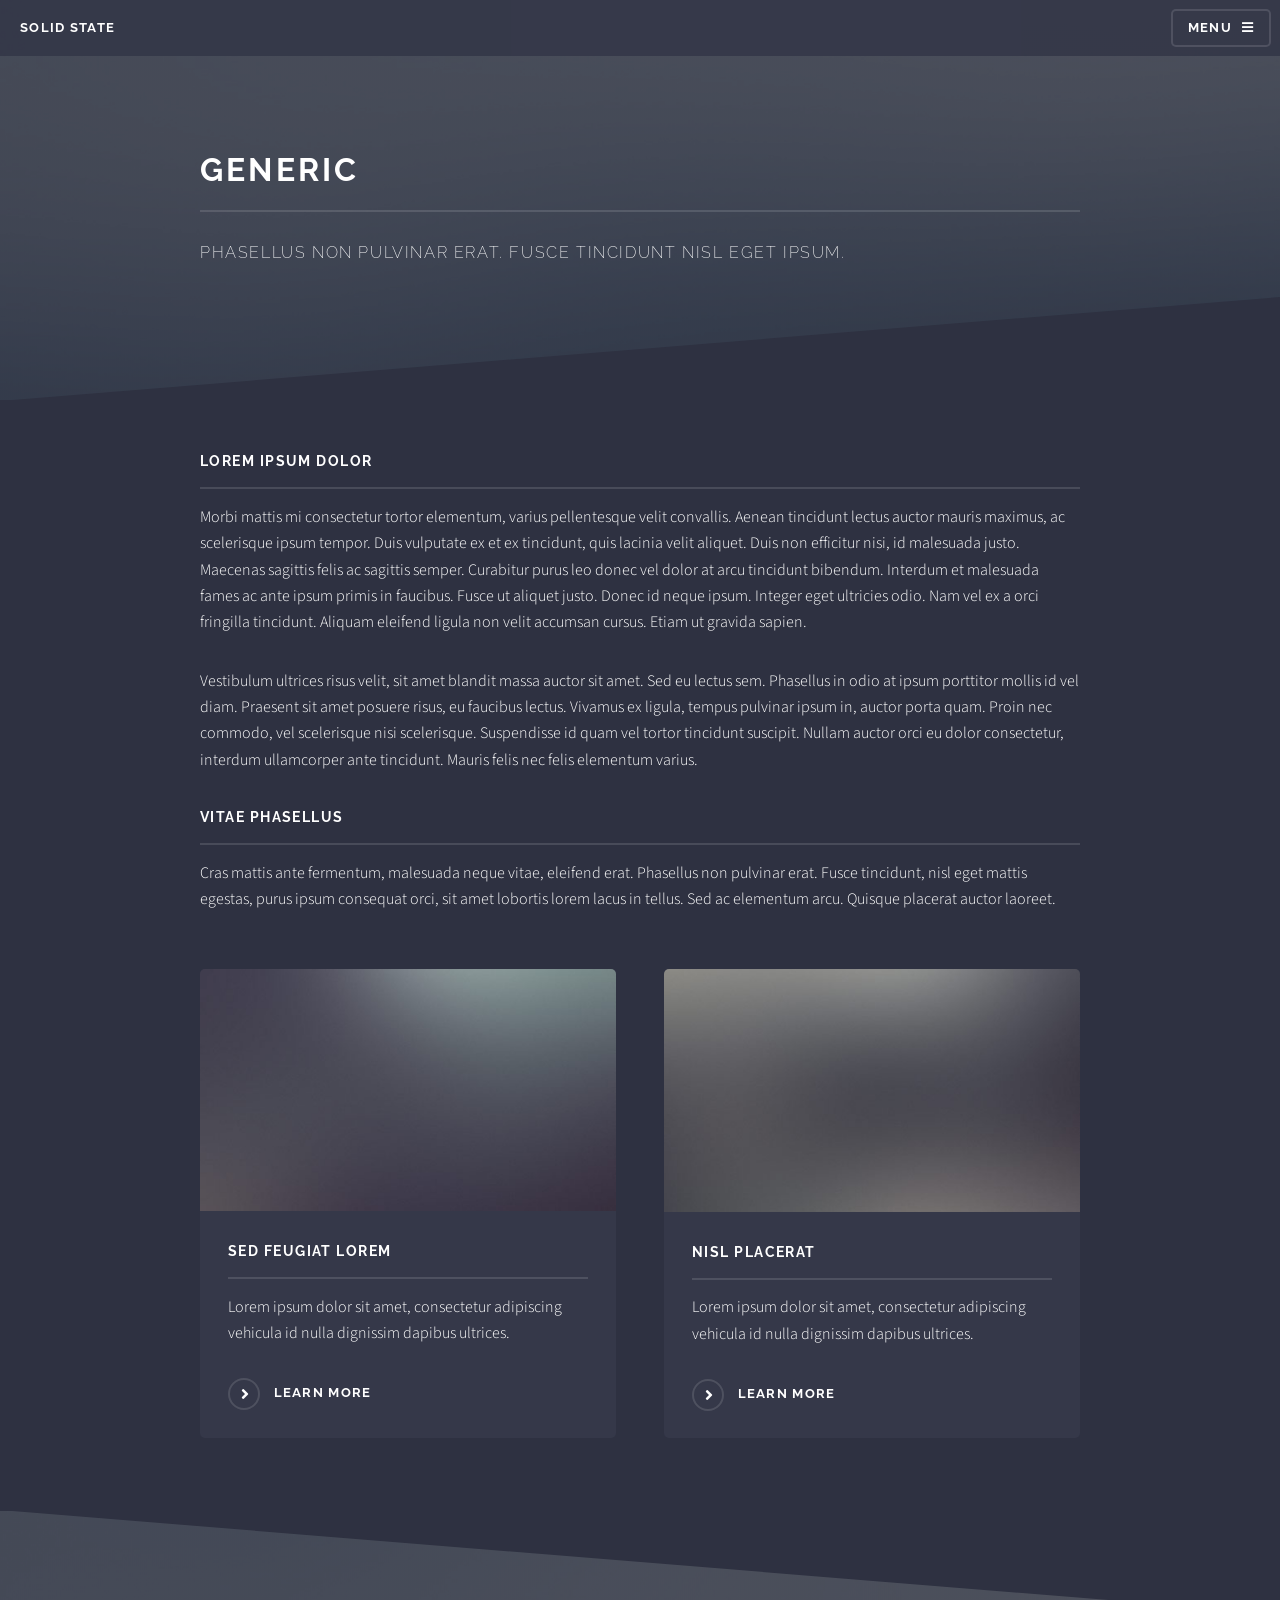
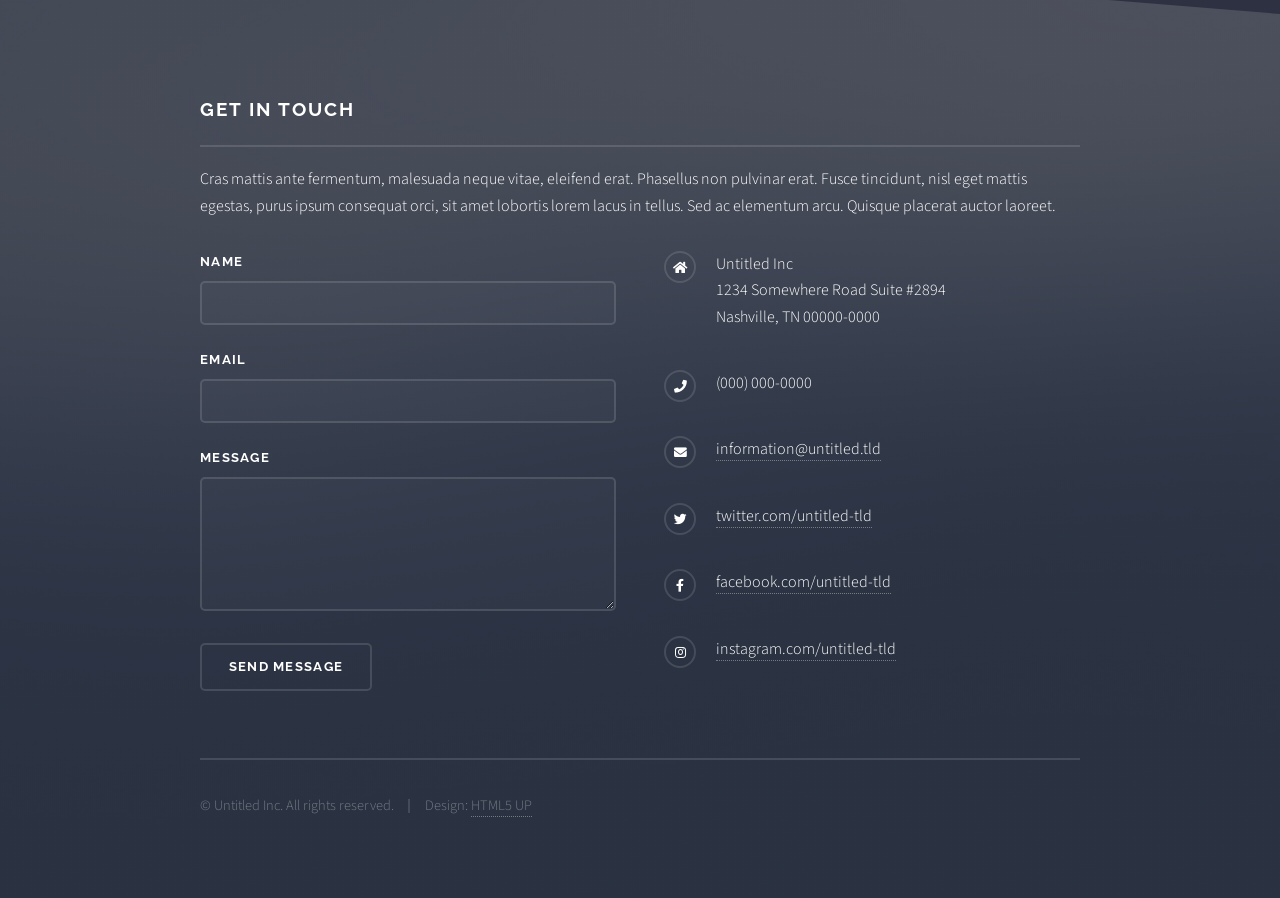
<file: generic.html>
<!DOCTYPE HTML>
<!--
	Solid State by HTML5 UP
	html5up.net | @ajlkn
	Free for personal and commercial use under the CCA 3.0 license (html5up.net/license)
-->
<html>
	<head>
		<title>Generic - Solid State by HTML5 UP</title>
		<meta charset="utf-8" />
		<meta name="viewport" content="width=device-width, initial-scale=1, user-scalable=no" />
		<link rel="stylesheet" href="assets/css/main.css" />
		<noscript><link rel="stylesheet" href="assets/css/noscript.css" /></noscript>
	</head>
	<body class="is-preload">

		<!-- Page Wrapper -->
			<div id="page-wrapper">

				<!-- Header -->
					<header id="header">
						<h1><a href="index.html">Solid State</a></h1>
						<nav>
							<a href="#menu">Menu</a>
						</nav>
					</header>

				<!-- Menu -->
					<nav id="menu">
						<div class="inner">
							<h2>Menu</h2>
							<ul class="links">
								<li><a href="index.html">Home</a></li>
								<li><a href="generic.html">Generic</a></li>
								<li><a href="elements.html">Elements</a></li>
								<li><a href="#">Log In</a></li>
								<li><a href="#">Sign Up</a></li>
							</ul>
							<a href="#" class="close">Close</a>
						</div>
					</nav>

				<!-- Wrapper -->
					<section id="wrapper">
						<header>
							<div class="inner">
								<h2>Generic</h2>
								<p>Phasellus non pulvinar erat. Fusce tincidunt nisl eget ipsum.</p>
							</div>
						</header>

						<!-- Content -->
							<div class="wrapper">
								<div class="inner">

									<h3 class="major">Lorem ipsum dolor</h3>
									<p>Morbi mattis mi consectetur tortor elementum, varius pellentesque velit convallis. Aenean tincidunt lectus auctor mauris maximus, ac scelerisque ipsum tempor. Duis vulputate ex et ex tincidunt, quis lacinia velit aliquet. Duis non efficitur nisi, id malesuada justo. Maecenas sagittis felis ac sagittis semper. Curabitur purus leo donec vel dolor at arcu tincidunt bibendum. Interdum et malesuada fames ac ante ipsum primis in faucibus. Fusce ut aliquet justo. Donec id neque ipsum. Integer eget ultricies odio. Nam vel ex a orci fringilla tincidunt. Aliquam eleifend ligula non velit accumsan cursus. Etiam ut gravida sapien.</p>

									<p>Vestibulum ultrices risus velit, sit amet blandit massa auctor sit amet. Sed eu lectus sem. Phasellus in odio at ipsum porttitor mollis id vel diam. Praesent sit amet posuere risus, eu faucibus lectus. Vivamus ex ligula, tempus pulvinar ipsum in, auctor porta quam. Proin nec commodo, vel scelerisque nisi scelerisque. Suspendisse id quam vel tortor tincidunt suscipit. Nullam auctor orci eu dolor consectetur, interdum ullamcorper ante tincidunt. Mauris felis nec felis elementum varius.</p>

									<h3 class="major">Vitae phasellus</h3>
									<p>Cras mattis ante fermentum, malesuada neque vitae, eleifend erat. Phasellus non pulvinar erat. Fusce tincidunt, nisl eget mattis egestas, purus ipsum consequat orci, sit amet lobortis lorem lacus in tellus. Sed ac elementum arcu. Quisque placerat auctor laoreet.</p>

									<section class="features">
										<article>
											<a href="#" class="image"><img src="images/pic04.jpg" alt="" /></a>
											<h3 class="major">Sed feugiat lorem</h3>
											<p>Lorem ipsum dolor sit amet, consectetur adipiscing vehicula id nulla dignissim dapibus ultrices.</p>
											<a href="#" class="special">Learn more</a>
										</article>
										<article>
											<a href="#" class="image"><img src="images/pic05.jpg" alt="" /></a>
											<h3 class="major">Nisl placerat</h3>
											<p>Lorem ipsum dolor sit amet, consectetur adipiscing vehicula id nulla dignissim dapibus ultrices.</p>
											<a href="#" class="special">Learn more</a>
										</article>
									</section>

								</div>
							</div>

					</section>

				<!-- Footer -->
					<section id="footer">
						<div class="inner">
							<h2 class="major">Get in touch</h2>
							<p>Cras mattis ante fermentum, malesuada neque vitae, eleifend erat. Phasellus non pulvinar erat. Fusce tincidunt, nisl eget mattis egestas, purus ipsum consequat orci, sit amet lobortis lorem lacus in tellus. Sed ac elementum arcu. Quisque placerat auctor laoreet.</p>
							<form method="post" action="#">
								<div class="fields">
									<div class="field">
										<label for="name">Name</label>
										<input type="text" name="name" id="name" />
									</div>
									<div class="field">
										<label for="email">Email</label>
										<input type="email" name="email" id="email" />
									</div>
									<div class="field">
										<label for="message">Message</label>
										<textarea name="message" id="message" rows="4"></textarea>
									</div>
								</div>
								<ul class="actions">
									<li><input type="submit" value="Send Message" /></li>
								</ul>
							</form>
							<ul class="contact">
								<li class="icon solid fa-home">
									Untitled Inc<br />
									1234 Somewhere Road Suite #2894<br />
									Nashville, TN 00000-0000
								</li>
								<li class="icon solid fa-phone">(000) 000-0000</li>
								<li class="icon solid fa-envelope"><a href="#">information@untitled.tld</a></li>
								<li class="icon brands fa-twitter"><a href="#">twitter.com/untitled-tld</a></li>
								<li class="icon brands fa-facebook-f"><a href="#">facebook.com/untitled-tld</a></li>
								<li class="icon brands fa-instagram"><a href="#">instagram.com/untitled-tld</a></li>
							</ul>
							<ul class="copyright">
								<li>&copy; Untitled Inc. All rights reserved.</li><li>Design: <a href="http://html5up.net">HTML5 UP</a></li>
							</ul>
						</div>
					</section>

			</div>

		<!-- Scripts -->
			<script src="assets/js/jquery.min.js"></script>
			<script src="assets/js/jquery.scrollex.min.js"></script>
			<script src="assets/js/browser.min.js"></script>
			<script src="assets/js/breakpoints.min.js"></script>
			<script src="assets/js/util.js"></script>
			<script src="assets/js/main.js"></script>

	</body>
</html>
</file>
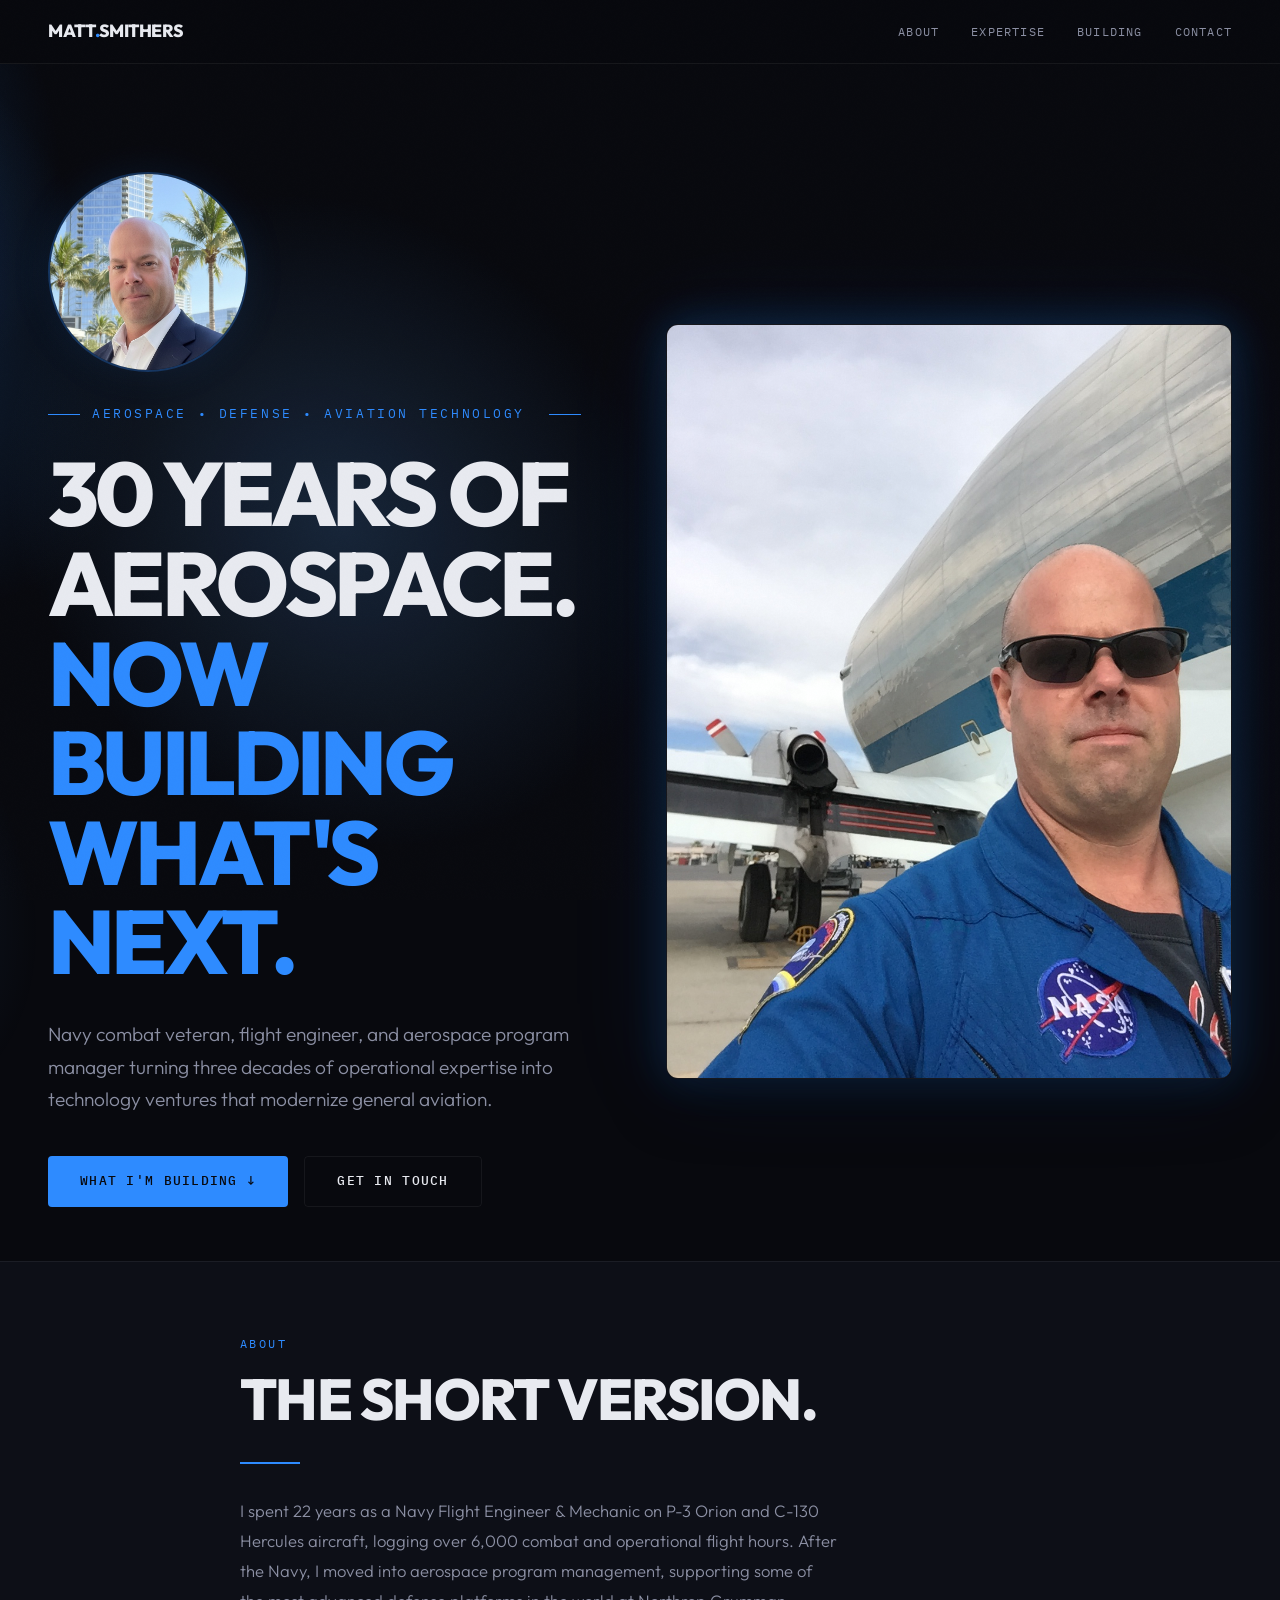
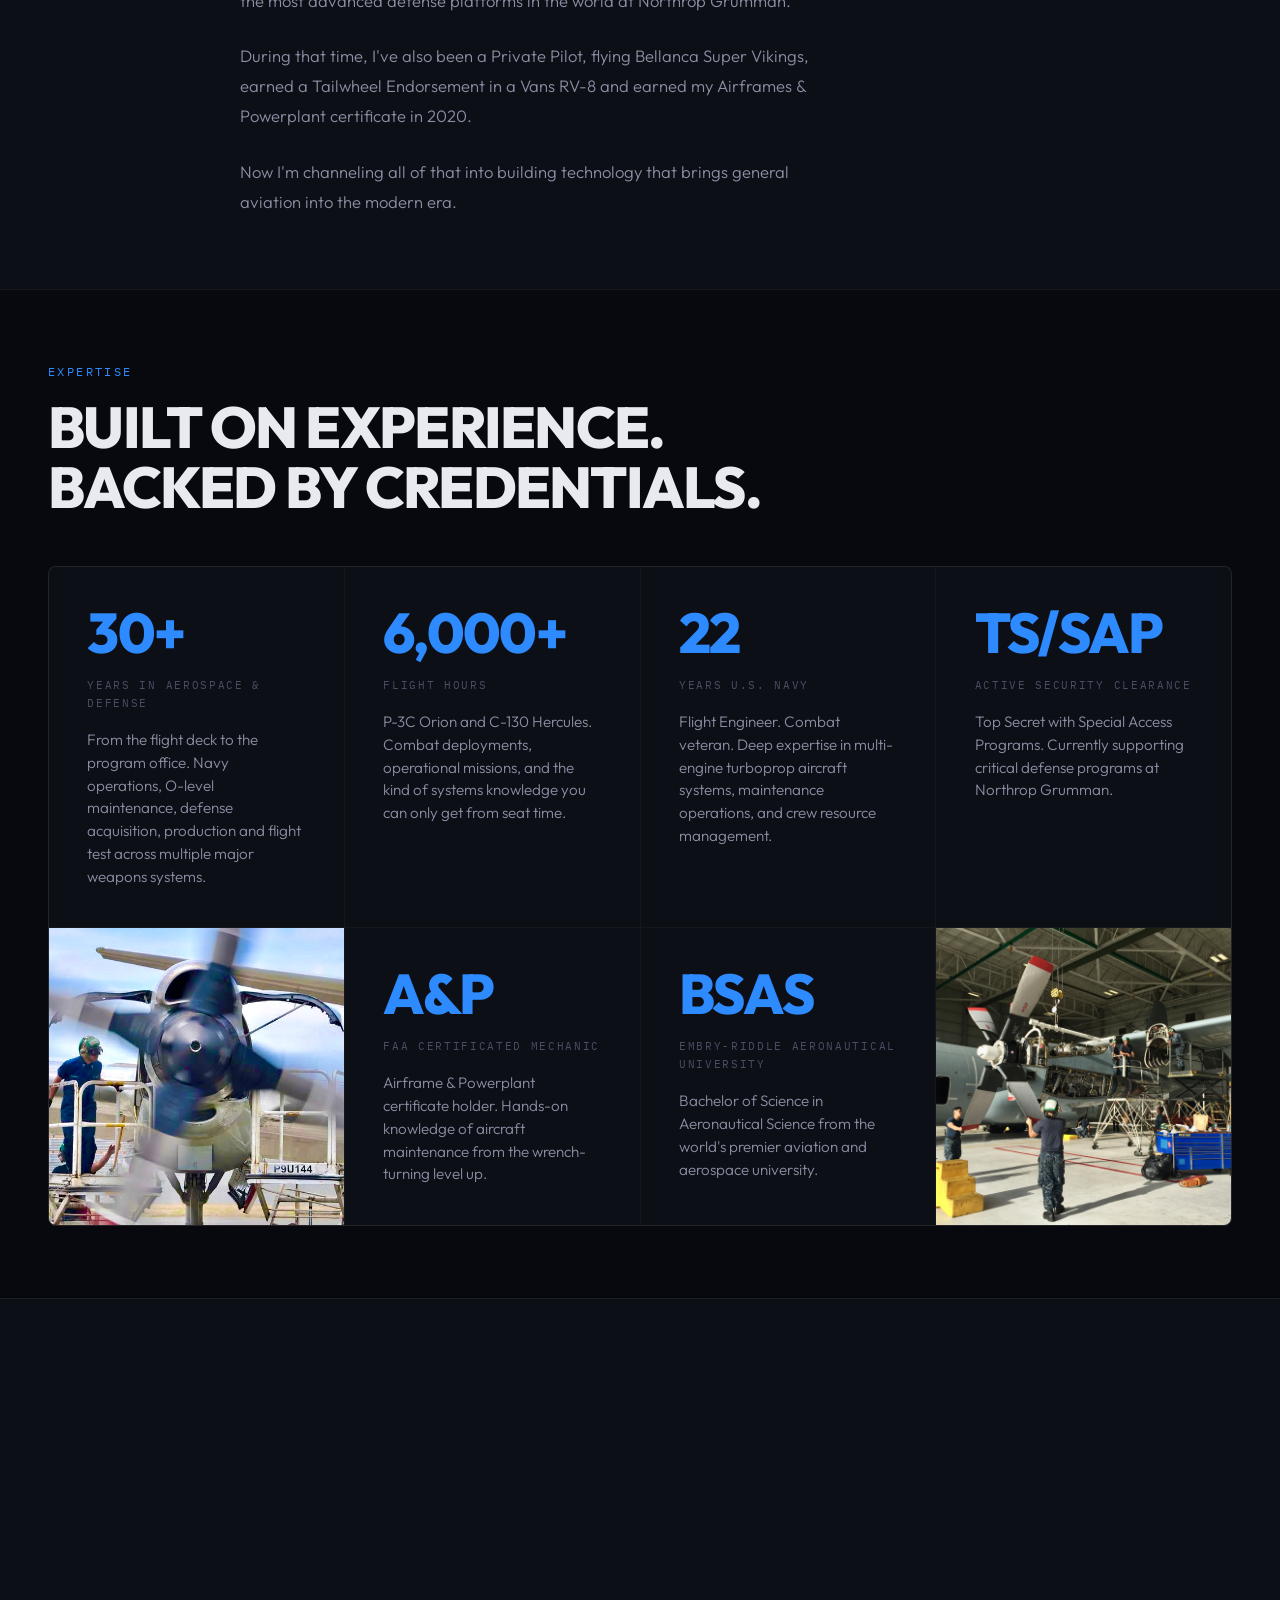
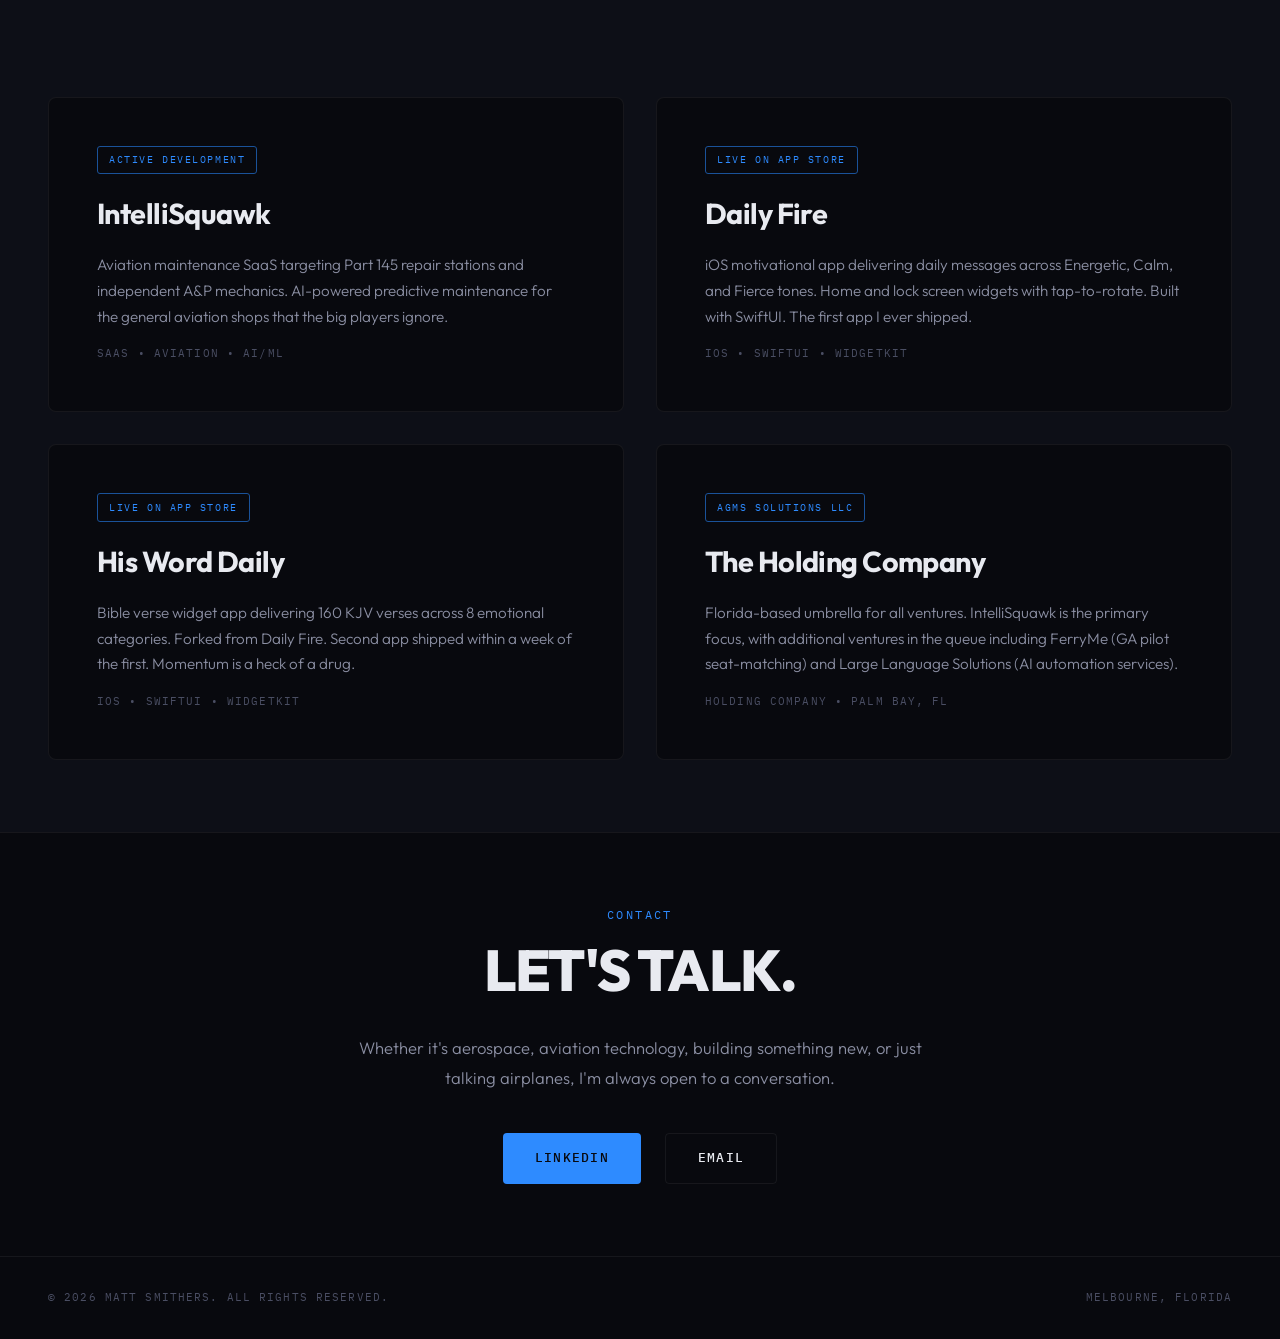
<file: mattsmithers-reva.html>
<!DOCTYPE html>
<html lang="en">
<head>
    <meta charset="UTF-8">
    <meta name="viewport" content="width=device-width, initial-scale=1.0">
    <title>Matt Smithers | Aerospace Professional & Entrepreneur</title>
    <meta name="description" content="30 years of aerospace expertise. Navy veteran, flight engineer, program manager. Now building the future of aviation technology.">
    <link rel="icon" type="image/svg+xml" href="favicon.svg">
    <meta property="og:title" content="Matt Smithers | Aerospace Professional & Entrepreneur">
    <meta property="og:description" content="30 years of aerospace expertise. Navy veteran, flight engineer, program manager. Now building the future of aviation technology.">
    <meta property="og:image" content="images/headshot.jpeg">
    <meta property="og:type" content="website">
    <meta name="twitter:card" content="summary">
    <link rel="preconnect" href="https://fonts.googleapis.com">
    <link rel="preconnect" href="https://fonts.gstatic.com" crossorigin>
    <link href="https://fonts.googleapis.com/css2?family=Outfit:wght@300;400;500;600;700;800;900&family=IBM+Plex+Mono:wght@300;400;500&display=swap" rel="stylesheet">
    <style>
        :root {
            --bg-primary: #08090E;
            --bg-secondary: #0D0F17;
            --bg-tertiary: #111421;
            --bg-card: #141724;
            --text-primary: #E8EAF0;
            --text-secondary: #8B8FA3;
            --text-muted: #4A4E63;
            --accent: #2E8BFF;
            --accent-glow: rgba(46, 139, 255, 0.15);
            --accent-bright: #5DA8FF;
            --accent-dim: #1A5299;
            --border: rgba(255, 255, 255, 0.06);
            --border-hover: rgba(46, 139, 255, 0.3);
            --font-display: 'Outfit', sans-serif;
            --font-mono: 'IBM Plex Mono', monospace;
        }

        *, *::before, *::after { margin: 0; padding: 0; box-sizing: border-box; }

        html {
            scroll-behavior: smooth;
            -webkit-font-smoothing: antialiased;
            -moz-osx-font-smoothing: grayscale;
        }

        body {
            font-family: var(--font-display);
            background: var(--bg-primary);
            color: var(--text-primary);
            line-height: 1.6;
            overflow-x: hidden;
            opacity: 0;
            animation: bodyFadeIn 0.8s ease-out 0.2s forwards;
        }

        @keyframes bodyFadeIn {
            to { opacity: 1; }
        }

        /* ============================================
           SCROLL ANIMATIONS
           ============================================ */
        .reveal {
            opacity: 0;
            transform: translateY(40px);
            transition: opacity 0.8s cubic-bezier(0.16, 1, 0.3, 1),
                        transform 0.8s cubic-bezier(0.16, 1, 0.3, 1);
        }
        .reveal.visible {
            opacity: 1;
            transform: translateY(0);
        }
        .reveal-delay-1 { transition-delay: 0.1s; }
        .reveal-delay-2 { transition-delay: 0.2s; }
        .reveal-delay-3 { transition-delay: 0.3s; }
        .reveal-delay-4 { transition-delay: 0.4s; }
        .reveal-delay-5 { transition-delay: 0.5s; }

        .reveal-fade {
            opacity: 0;
            transition: opacity 1s ease;
        }
        .reveal-fade.visible { opacity: 1; }

        .reveal-left {
            opacity: 0;
            transform: translateX(-40px);
            transition: opacity 0.8s cubic-bezier(0.16, 1, 0.3, 1),
                        transform 0.8s cubic-bezier(0.16, 1, 0.3, 1);
        }
        .reveal-left.visible {
            opacity: 1;
            transform: translateX(0);
        }

        /* ============================================
           HEADER
           ============================================ */
        header {
            position: fixed;
            top: 0;
            left: 0;
            right: 0;
            z-index: 100;
            height: 64px;
            display: flex;
            align-items: center;
            justify-content: space-between;
            padding: 0 clamp(1.5rem, 4vw, 3rem);
            background: rgba(8, 9, 14, 0.85);
            backdrop-filter: blur(20px);
            -webkit-backdrop-filter: blur(20px);
            border-bottom: 1px solid var(--border);
            transition: all 0.3s ease;
        }

        .logo {
            font-family: var(--font-display);
            font-weight: 800;
            font-size: 1.1rem;
            letter-spacing: -0.02em;
            color: var(--text-primary);
            text-decoration: none;
        }
        .logo span { color: var(--accent); }

        nav {
            display: flex;
            align-items: center;
            gap: 2rem;
        }
        nav a {
            font-family: var(--font-mono);
            font-size: 0.75rem;
            font-weight: 400;
            letter-spacing: 0.1em;
            text-transform: uppercase;
            color: var(--text-secondary);
            text-decoration: none;
            transition: color 0.3s ease;
            position: relative;
        }
        nav a::after {
            content: '';
            position: absolute;
            bottom: -4px;
            left: 0;
            width: 0;
            height: 1px;
            background: var(--accent);
            transition: width 0.3s ease;
        }
        nav a:hover { color: var(--accent); }
        nav a:hover::after { width: 100%; }

        .hamburger {
            display: none;
            flex-direction: column;
            gap: 5px;
            cursor: pointer;
            padding: 4px;
        }
        .hamburger span {
            display: block;
            width: 24px;
            height: 1.5px;
            background: var(--text-primary);
            transition: all 0.3s ease;
        }

        /* ============================================
           MOBILE NAV
           ============================================ */
        .mobile-nav {
            display: none;
            position: fixed;
            inset: 0;
            top: 64px;
            background: var(--bg-primary);
            z-index: 99;
            flex-direction: column;
            justify-content: center;
            align-items: center;
            gap: 2rem;
        }
        .mobile-nav.open { display: flex; }
        .mobile-nav a {
            font-family: var(--font-display);
            font-size: 2.5rem;
            font-weight: 700;
            color: var(--text-primary);
            text-decoration: none;
            text-transform: uppercase;
            letter-spacing: -0.02em;
            transition: color 0.3s ease;
        }
        .mobile-nav a:hover { color: var(--accent); }

        /* ============================================
           HERO
           ============================================ */
        .hero {
            min-height: 100vh;
            display: grid;
            grid-template-columns: 1fr 1fr;
            align-items: center;
            padding: clamp(6rem, 12vh, 10rem) clamp(1.5rem, 4vw, 3rem) clamp(3rem, 6vh, 5rem);
            position: relative;
            gap: clamp(2rem, 4vw, 4rem);
        }

        .hero-text {
            display: flex;
            flex-direction: column;
            justify-content: center;
            position: relative;
            z-index: 1;
        }

        .hero-image {
            position: relative;
            z-index: 1;
            width: 100%;
            align-self: center;
            padding-top: 2rem;
        }
        .hero-image img {
            width: 100%;
            aspect-ratio: 3 / 4;
            object-fit: cover;
            object-position: center 20%;
            border-radius: 12px;
            border: 1px solid var(--border);
            box-shadow:
                0 20px 60px rgba(0, 0, 0, 0.4),
                0 0 40px rgba(46, 139, 255, 0.25),
                0 0 100px rgba(46, 139, 255, 0.12);
        }

        /* Aurora background */
        .aurora {
            position: absolute;
            inset: 0;
            pointer-events: none;
            z-index: 0;
            overflow: hidden;
        }
        .aurora::before,
        .aurora::after {
            content: '';
            position: absolute;
            width: 180%;
            height: 180%;
            top: -40%;
            left: -100%;
            transform: rotate(45deg);
            background:
                radial-gradient(ellipse 30% 20% at 25% 35%, rgba(46, 139, 255, 0.3) 0%, transparent 65%),
                radial-gradient(ellipse 25% 18% at 50% 60%, rgba(93, 168, 255, 0.22) 0%, transparent 65%),
                radial-gradient(ellipse 28% 22% at 40% 80%, rgba(26, 82, 153, 0.26) 0%, transparent 65%);
            animation: auroraSweep1 18s linear infinite;
        }
        .aurora::after {
            background:
                radial-gradient(ellipse 28% 20% at 35% 40%, rgba(46, 139, 255, 0.26) 0%, transparent 65%),
                radial-gradient(ellipse 24% 22% at 60% 30%, rgba(93, 168, 255, 0.18) 0%, transparent 65%),
                radial-gradient(ellipse 30% 18% at 50% 70%, rgba(26, 82, 153, 0.22) 0%, transparent 65%);
            animation: auroraSweep2 24s linear infinite;
            animation-delay: -10s;
        }

        @keyframes auroraSweep1 {
            0%   { left: -100%; top: -40%; }
            25%  { top: -30%; }
            50%  { top: -45%; }
            75%  { top: -32%; }
            100% { left: 80%; top: -40%; }
        }
        @keyframes auroraSweep2 {
            0%   { left: -100%; top: -35%; }
            25%  { top: -48%; }
            50%  { top: -30%; }
            75%  { top: -42%; }
            100% { left: 80%; top: -35%; }
        }

        /* Hero headshot - top left */
        .hero-headshot {
            width: 200px;
            height: 200px;
            border-radius: 50%;
            overflow: hidden;
            border: 2px solid rgba(46, 139, 255, 0.3);
            margin-bottom: 2rem;
            flex-shrink: 0;
            box-shadow: 0 0 40px rgba(46, 139, 255, 0.1);
        }
        .hero-headshot img {
            width: 100%;
            height: 100%;
            object-fit: cover;
            object-position: 55% 25%;
        }

        .hero-eyebrow {
            font-family: var(--font-mono);
            font-size: 0.8rem;
            font-weight: 400;
            letter-spacing: 0.2em;
            text-transform: uppercase;
            color: var(--accent);
            margin-bottom: 1.5rem;
            display: flex;
            align-items: center;
            gap: 0.75rem;
        }
        .hero-eyebrow::before {
            content: '';
            width: 32px;
            height: 1px;
            background: var(--accent);
        }

        .hero h1 {
            font-family: var(--font-display);
            font-size: clamp(2.8rem, 7vw, 6.5rem);
            font-weight: 800;
            line-height: 1.0;
            letter-spacing: -0.04em;
            text-transform: uppercase;
            max-width: 1000px;
            margin-bottom: 2rem;
        }
        .hero h1 .accent { color: var(--accent); }

        .hero-sub {
            font-size: clamp(1rem, 1.5vw, 1.25rem);
            color: var(--text-secondary);
            max-width: 550px;
            line-height: 1.7;
            font-weight: 300;
        }

        .hero-cta {
            margin-top: 2.5rem;
            display: flex;
            gap: 1rem;
            flex-wrap: wrap;
        }

        .btn-primary {
            display: inline-flex;
            align-items: center;
            gap: 0.5rem;
            font-family: var(--font-mono);
            font-size: 0.8rem;
            font-weight: 500;
            letter-spacing: 0.1em;
            text-transform: uppercase;
            color: var(--bg-primary);
            background: var(--accent);
            padding: 0.9rem 2rem;
            border: none;
            border-radius: 4px;
            text-decoration: none;
            cursor: pointer;
            transition: all 0.3s ease;
        }
        .btn-primary:hover {
            background: var(--accent-bright);
            transform: translateY(-2px);
            box-shadow: 0 8px 30px rgba(46, 139, 255, 0.3);
        }

        .btn-secondary {
            display: inline-flex;
            align-items: center;
            gap: 0.5rem;
            font-family: var(--font-mono);
            font-size: 0.8rem;
            font-weight: 500;
            letter-spacing: 0.1em;
            text-transform: uppercase;
            color: var(--text-primary);
            background: transparent;
            padding: 0.9rem 2rem;
            border: 1px solid var(--border);
            border-radius: 4px;
            text-decoration: none;
            cursor: pointer;
            transition: all 0.3s ease;
        }
        .btn-secondary:hover {
            border-color: var(--accent);
            color: var(--accent);
        }

        /* ============================================
           SECTION STYLES
           ============================================ */
        section {
            padding: clamp(4rem, 8vh, 8rem) clamp(1.5rem, 4vw, 3rem);
        }

        .section-border-top {
            border-top: 1px solid var(--border);
        }

        .eyebrow {
            font-family: var(--font-mono);
            font-size: 0.75rem;
            font-weight: 400;
            letter-spacing: 0.2em;
            text-transform: uppercase;
            color: var(--accent);
            margin-bottom: 1rem;
        }

        .section-heading {
            font-family: var(--font-display);
            font-size: clamp(2rem, 4.5vw, 4rem);
            font-weight: 800;
            letter-spacing: -0.03em;
            text-transform: uppercase;
            line-height: 1.05;
            margin-bottom: 2rem;
        }

        .section-body {
            font-size: clamp(1rem, 1.3vw, 1.15rem);
            color: var(--text-secondary);
            max-width: 600px;
            line-height: 1.8;
            font-weight: 300;
        }

        /* ============================================
           ABOUT SECTION
           ============================================ */
        .about {
            background: var(--bg-secondary);
        }
        .about-content {
            max-width: 800px;
            margin: 0 auto;
        }

        /* ============================================
           EXPERTISE / CREDENTIALS
           ============================================ */
        .expertise {
            background: var(--bg-primary);
        }
        .credentials-grid {
            display: grid;
            grid-template-columns: repeat(4, 1fr);
            gap: 1px;
            background: var(--border);
            border: 1px solid var(--border);
            border-radius: 8px;
            overflow: hidden;
            max-width: 1300px;
            margin: 3rem auto 0;
        }
        .credential-image {
            background: var(--bg-secondary);
            padding: 0;
            overflow: hidden;
        }
        .credential-image img {
            width: 100%;
            height: 100%;
            object-fit: cover;
            display: block;
        }
        .credential-card {
            background: var(--bg-secondary);
            padding: clamp(1.5rem, 3vw, 2.5rem);
            display: flex;
            flex-direction: column;
            gap: 1rem;
            transition: background 0.4s ease;
        }
        .credential-card:hover {
            background: var(--bg-tertiary);
        }
        .credential-number {
            font-family: var(--font-display);
            font-size: clamp(2.5rem, 5vw, 3.5rem);
            font-weight: 800;
            color: var(--accent);
            letter-spacing: -0.03em;
            line-height: 1;
        }
        .credential-label {
            font-family: var(--font-mono);
            font-size: 0.7rem;
            letter-spacing: 0.15em;
            text-transform: uppercase;
            color: var(--text-muted);
        }
        .credential-detail {
            font-size: 0.95rem;
            color: var(--text-secondary);
            line-height: 1.5;
            font-weight: 300;
        }

        /* ============================================
           WHAT I'M BUILDING
           ============================================ */
        .building {
            background: var(--bg-secondary);
        }
        .ventures-grid {
            display: grid;
            grid-template-columns: 1fr 1fr;
            gap: clamp(1.5rem, 3vw, 2rem);
            max-width: 1300px;
            margin: 3rem auto 0;
        }
        .venture-card {
            background: var(--bg-primary);
            border: 1px solid var(--border);
            border-radius: 8px;
            padding: clamp(2rem, 4vw, 3rem);
            display: flex;
            flex-direction: column;
            gap: 1rem;
            transition: all 0.4s ease;
            position: relative;
            overflow: hidden;
        }
        .venture-card::before {
            content: '';
            position: absolute;
            top: 0;
            left: 0;
            right: 0;
            height: 2px;
            background: linear-gradient(90deg, var(--accent), transparent);
            opacity: 0;
            transition: opacity 0.4s ease;
        }
        .venture-card:hover {
            border-color: var(--border-hover);
            transform: translateY(-4px);
        }
        .venture-card:hover::before { opacity: 1; }

        .venture-status {
            font-family: var(--font-mono);
            font-size: 0.65rem;
            letter-spacing: 0.15em;
            text-transform: uppercase;
            color: var(--accent);
            padding: 0.3rem 0.7rem;
            border: 1px solid var(--accent-dim);
            border-radius: 3px;
            display: inline-block;
            width: fit-content;
        }
        .venture-name {
            font-family: var(--font-display);
            font-size: clamp(1.4rem, 2.5vw, 1.8rem);
            font-weight: 700;
            letter-spacing: -0.02em;
        }
        .venture-desc {
            font-size: 0.95rem;
            color: var(--text-secondary);
            line-height: 1.7;
            font-weight: 300;
        }
        .venture-tag {
            font-family: var(--font-mono);
            font-size: 0.7rem;
            color: var(--text-muted);
            letter-spacing: 0.1em;
            text-transform: uppercase;
            margin-top: auto;
        }

        /* ============================================
           CONTACT
           ============================================ */
        .contact {
            background: var(--bg-primary);
            text-align: center;
        }
        .contact .section-body {
            margin: 0 auto 2.5rem;
            text-align: center;
        }
        .contact-links {
            display: flex;
            justify-content: center;
            gap: 1.5rem;
            flex-wrap: wrap;
        }

        /* ============================================
           FOOTER
           ============================================ */
        footer {
            padding: 2rem clamp(1.5rem, 4vw, 3rem);
            border-top: 1px solid var(--border);
            display: flex;
            justify-content: space-between;
            align-items: center;
            flex-wrap: wrap;
            gap: 1rem;
        }
        footer p {
            font-family: var(--font-mono);
            font-size: 0.7rem;
            color: var(--text-muted);
            letter-spacing: 0.1em;
            text-transform: uppercase;
        }

        /* ============================================
           HORIZONTAL RULE ACCENT
           ============================================ */
        .accent-line {
            width: 60px;
            height: 2px;
            background: var(--accent);
            margin: 2rem 0;
        }

        /* ============================================
           BACKGROUND GRID PATTERN
           ============================================ */
        .grid-bg {
            position: fixed;
            inset: 0;
            pointer-events: none;
            z-index: 0;
            opacity: 0.03;
            background-image:
                linear-gradient(rgba(255,255,255,0.05) 1px, transparent 1px),
                linear-gradient(90deg, rgba(255,255,255,0.05) 1px, transparent 1px);
            background-size: 80px 80px;
        }

        section, header, footer { position: relative; z-index: 1; }

        /* ============================================
           RESPONSIVE
           ============================================ */
        @media (max-width: 900px) {
            nav { display: none; }
            .hamburger { display: flex; }
            .hero { grid-template-columns: 1fr; }
            .hero-image { padding-top: 0; }
            .hero-image img { aspect-ratio: auto; object-fit: contain; object-position: center; max-height: none; width: 100%; height: auto; }
            .ventures-grid { grid-template-columns: 1fr; }
        }

        @media (max-width: 600px) {
            .hero h1 { font-size: 2.4rem; }
            .hero-headshot {
                width: 140px;
                height: 140px;
            }
            .credentials-grid { grid-template-columns: 1fr; }
            .credentials-grid .credential-card:nth-child(5),
            .credentials-grid .credential-card:nth-child(6) {
                grid-column: auto;
            }
        }

        /* ============================================
           NOISE TEXTURE OVERLAY
           ============================================ */
        body::after {
            content: '';
            position: fixed;
            inset: 0;
            pointer-events: none;
            z-index: 9999;
            opacity: 0.015;
            background-image: url("data:image/svg+xml,%3Csvg viewBox='0 0 256 256' xmlns='http://www.w3.org/2000/svg'%3E%3Cfilter id='n'%3E%3CfeTurbulence type='fractalNoise' baseFrequency='0.9' numOctaves='4' stitchTiles='stitch'/%3E%3C/filter%3E%3Crect width='100%25' height='100%25' filter='url(%23n)'/%3E%3C/svg%3E");
            background-repeat: repeat;
            background-size: 128px 128px;
        }

        /* ============================================
           SELECTION STYLING
           ============================================ */
        ::selection {
            background: var(--accent);
            color: var(--bg-primary);
        }
    </style>
</head>
<body>

<div class="grid-bg"></div>

<!-- ============================================
     HEADER
     ============================================ -->
<header>
    <a href="#" class="logo">MATT<span>.</span>SMITHERS</a>
    <nav>
        <a href="#about">About</a>
        <a href="#expertise">Expertise</a>
        <a href="#building">Building</a>
        <a href="#contact">Contact</a>
    </nav>
    <div class="hamburger" onclick="document.querySelector('.mobile-nav').classList.toggle('open')">
        <span></span>
        <span></span>
        <span></span>
    </div>
</header>

<div class="mobile-nav">
    <a href="#about" onclick="document.querySelector('.mobile-nav').classList.remove('open')">About</a>
    <a href="#expertise" onclick="document.querySelector('.mobile-nav').classList.remove('open')">Expertise</a>
    <a href="#building" onclick="document.querySelector('.mobile-nav').classList.remove('open')">Building</a>
    <a href="#contact" onclick="document.querySelector('.mobile-nav').classList.remove('open')">Contact</a>
</div>

<!-- ============================================
     HERO
     ============================================ -->
<section class="hero">
    <div class="aurora"></div>
    <div class="hero-text">
        <div class="hero-headshot reveal">
            <img src="images/headshot.jpeg" alt="Matt Smithers">
        </div>
        <div class="hero-eyebrow reveal reveal-delay-1">Aerospace &bull; Defense &bull; Aviation Technology <span style="display:inline-block; width:32px; height:1px; background:var(--accent); vertical-align:middle; margin-left:0.75rem;"></span></div>
        <h1 class="reveal reveal-delay-2">
            30 Years of Aerospace.<br>
            <span class="accent">Now Building What's Next.</span>
        </h1>
        <p class="hero-sub reveal reveal-delay-3">
            Navy combat veteran, flight engineer, and aerospace program manager
            turning three decades of operational expertise into technology ventures
            that modernize general aviation.
        </p>
        <div class="hero-cta reveal reveal-delay-4">
            <a href="#building" class="btn-primary">What I'm Building &darr;</a>
            <a href="#contact" class="btn-secondary">Get In Touch</a>
        </div>
    </div>
    <div class="hero-image reveal-fade">
        <img src="images/guppypose.jpeg" alt="Matt Smithers - Aviation Professional">
    </div>
</section>

<!-- ============================================
     ABOUT
     ============================================ -->
<section id="about" class="about section-border-top">
    <div class="about-content">
        <div class="eyebrow reveal">About</div>
        <h2 class="section-heading reveal reveal-delay-1">The short version.</h2>
        <div class="accent-line reveal reveal-delay-2"></div>
        <p class="section-body reveal reveal-delay-2">
            I spent 22 years as a Navy Flight Engineer &amp; Mechanic on P-3 Orion and C-130 Hercules aircraft,
            logging over 6,000 combat and operational flight hours. After the Navy, I moved into
            aerospace program management, supporting some of the most advanced defense platforms
            in the world at Northrop Grumman.
        </p>
        <br>
        <p class="section-body reveal reveal-delay-3">
            During that time, I've also been a Private Pilot, flying Bellanca Super Vikings, earned a Tailwheel Endorsement in a Vans RV-8 and earned my Airframes &amp; Powerplant certificate in 2020.
        </p>
        <br>
        <p class="section-body reveal reveal-delay-4">
            Now I'm channeling all of that into building technology that brings
            general aviation into the modern era.
        </p>
    </div>
</section>

<!-- ============================================
     EXPERTISE
     ============================================ -->
<section id="expertise" class="expertise section-border-top">
    <div style="max-width: 1300px; margin: 0 auto;">
        <div class="eyebrow reveal">Expertise</div>
        <h2 class="section-heading reveal reveal-delay-1">Built on experience.<br>Backed by credentials.</h2>
    </div>
    <div class="credentials-grid">
        <div class="credential-card reveal">
            <div class="credential-number">30+</div>
            <div class="credential-label">Years in Aerospace &amp; Defense</div>
            <div class="credential-detail">
                From the flight deck to the program office. Navy operations, O-level maintenance, defense acquisition, production and flight test across multiple major weapons systems.
            </div>
        </div>
        <div class="credential-card reveal reveal-delay-1">
            <div class="credential-number">6,000+</div>
            <div class="credential-label">Flight Hours</div>
            <div class="credential-detail">
                P-3C Orion and C-130 Hercules. Combat deployments, operational missions,
                and the kind of systems knowledge you can only get from seat time.
            </div>
        </div>
        <div class="credential-card reveal reveal-delay-2">
            <div class="credential-number">22</div>
            <div class="credential-label">Years U.S. Navy</div>
            <div class="credential-detail">
                Flight Engineer. Combat veteran. Deep expertise in multi-engine turboprop
                aircraft systems, maintenance operations, and crew resource management.
            </div>
        </div>
        <div class="credential-card reveal reveal-delay-3">
            <div class="credential-number">TS/SAP</div>
            <div class="credential-label">Active Security Clearance</div>
            <div class="credential-detail">
                Top Secret with Special Access Programs. Currently supporting critical
                defense programs at Northrop Grumman.
            </div>
        </div>
        <div class="credential-image reveal reveal-delay-4">
            <img src="images/manonstand.jpeg" alt="Matt Smithers on aircraft stand">
        </div>
        <div class="credential-card reveal reveal-delay-4">
            <div class="credential-number">A&P</div>
            <div class="credential-label">FAA Certificated Mechanic</div>
            <div class="credential-detail">
                Airframe & Powerplant certificate holder. Hands-on knowledge of aircraft
                maintenance from the wrench-turning level up.
            </div>
        </div>
        <div class="credential-card reveal reveal-delay-5">
            <div class="credential-number">BSAS</div>
            <div class="credential-label">Embry-Riddle Aeronautical University</div>
            <div class="credential-detail">
                Bachelor of Science in Aeronautical Science from the world's premier
                aviation and aerospace university.
            </div>
        </div>
        <div class="credential-image reveal reveal-delay-5">
            <img src="images/qec.jpeg" alt="Quality Engineering Council">
        </div>
    </div>
</section>

<!-- ============================================
     WHAT I'M BUILDING
     ============================================ -->
<section id="building" class="building section-border-top">
    <div style="max-width: 1300px; margin: 0 auto;">
        <div class="eyebrow reveal">What I'm Building</div>
        <h2 class="section-heading reveal reveal-delay-1">Turning domain expertise<br>into technology.</h2>
        <p class="section-body reveal reveal-delay-2" style="margin-bottom: 0;">
            Combining 30 years of aviation experience and maintenance discipline with emerging technologies to modernize General Aviation and Part 145 Repair and Overhaul facilities.
        </p>
    </div>
    <div class="ventures-grid">
        <div class="venture-card reveal">
            <div class="venture-status">Active Development</div>
            <div class="venture-name">IntelliSquawk</div>
            <div class="venture-desc">
                Aviation maintenance SaaS targeting Part 145 repair stations and independent
                A&P mechanics. AI-powered predictive maintenance for the general aviation shops
                that the big players ignore.
            </div>
            <div class="venture-tag">SaaS &bull; Aviation &bull; AI/ML</div>
        </div>
        <div class="venture-card reveal reveal-delay-1">
            <div class="venture-status">Live on App Store</div>
            <div class="venture-name">Daily Fire</div>
            <div class="venture-desc">
                iOS motivational app delivering daily messages across Energetic, Calm, and Fierce
                tones. Home and lock screen widgets with tap-to-rotate. Built with SwiftUI.
                The first app I ever shipped.
            </div>
            <div class="venture-tag">iOS &bull; SwiftUI &bull; WidgetKit</div>
        </div>
        <div class="venture-card reveal reveal-delay-2">
            <div class="venture-status">Live on App Store</div>
            <div class="venture-name">His Word Daily</div>
            <div class="venture-desc">
                Bible verse widget app delivering 160 KJV verses across 8 emotional categories.
                Forked from Daily Fire. Second app shipped within a week of the first.
                Momentum is a heck of a drug.
            </div>
            <div class="venture-tag">iOS &bull; SwiftUI &bull; WidgetKit</div>
        </div>
        <div class="venture-card reveal reveal-delay-3">
            <div class="venture-status">AGMS Solutions LLC</div>
            <div class="venture-name">The Holding Company</div>
            <div class="venture-desc">
                Florida-based umbrella for all ventures. IntelliSquawk is the primary focus,
                with additional ventures in the queue including FerryMe (GA pilot seat-matching)
                and Large Language Solutions (AI automation services).
            </div>
            <div class="venture-tag">Holding Company &bull; Palm Bay, FL</div>
        </div>
    </div>
</section>

<!-- ============================================
     CONTACT
     ============================================ -->
<section id="contact" class="contact section-border-top">
    <div class="eyebrow reveal">Contact</div>
    <h2 class="section-heading reveal reveal-delay-1">Let's talk.</h2>
    <p class="section-body reveal reveal-delay-2">
        Whether it's aerospace, aviation technology, building something new, or just talking airplanes,
        I'm always open to a conversation.
    </p>
    <div class="contact-links reveal reveal-delay-3">
        <a href="https://www.linkedin.com/in/matt-smithers-aviation-professional" target="_blank" class="btn-primary">LinkedIn</a>
        <a href="mailto:matt.smithers@me.com" class="btn-secondary">Email</a>
    </div>
</section>

<!-- ============================================
     FOOTER
     ============================================ -->
<footer>
    <p>&copy; 2026 Matt Smithers. All rights reserved.</p>
    <p>Melbourne, Florida</p>
</footer>

<!-- ============================================
     SCROLL ANIMATION JS
     ============================================ -->
<script>
    // Intersection Observer for scroll-triggered animations
    const observer = new IntersectionObserver((entries) => {
        entries.forEach(entry => {
            if (entry.isIntersecting) {
                entry.target.classList.add('visible');
            }
        });
    }, {
        threshold: 0.1,
        rootMargin: '0px 0px -50px 0px'
    });

    // Observe all animated elements
    document.querySelectorAll('.reveal, .reveal-fade, .reveal-left').forEach(el => {
        observer.observe(el);
    });

    // Header scroll effect
    let lastScroll = 0;
    window.addEventListener('scroll', () => {
        const header = document.querySelector('header');
        const currentScroll = window.pageYOffset;
        if (currentScroll > 100) {
            header.style.borderBottomColor = 'rgba(46, 139, 255, 0.1)';
        } else {
            header.style.borderBottomColor = 'rgba(255, 255, 255, 0.06)';
        }
        lastScroll = currentScroll;
    });

    // Smooth scroll for anchor links
    document.querySelectorAll('a[href^="#"]').forEach(anchor => {
        anchor.addEventListener('click', function(e) {
            e.preventDefault();
            const target = document.querySelector(this.getAttribute('href'));
            if (target) {
                target.scrollIntoView({ behavior: 'smooth', block: 'start' });
            }
        });
    });
</script>

</body>
</html>
</file>
<file: assets/css/noscript.css>
/*
	Solid State by HTML5 UP
	html5up.net | @ajlkn
	Free for personal and commercial use under the CCA 3.0 license (html5up.net/license)
*/

/* Banner */

	body.is-preload #banner .logo {
		-moz-transform: none;
		-webkit-transform: none;
		-ms-transform: none;
		transform: none;
		opacity: 1;
	}

	body.is-preload #banner h2 {
		opacity: 1;
		-moz-transform: none;
		-webkit-transform: none;
		-ms-transform: none;
		transform: none;
		-moz-filter: none;
		-webkit-filter: none;
		-ms-filter: none;
		filter: none;
	}

	body.is-preload #banner p {
		opacity: 01;
		-moz-transform: none;
		-webkit-transform: none;
		-ms-transform: none;
		transform: none;
		-moz-filter: none;
		-webkit-filter: none;
		-ms-filter: none;
		filter: none;
	}
</file>
<file: assets/css/main.css>
@import url(fontawesome-all.min.css);
@import url("https://fonts.googleapis.com/css?family=Raleway:200,700|Source+Sans+Pro:300,600,300italic,600italic");

/*
	Solid State by HTML5 UP
	html5up.net | @ajlkn
	Free for personal and commercial use under the CCA 3.0 license (html5up.net/license)
*/

html, body, div, span, applet, object,
iframe, h1, h2, h3, h4, h5, h6, p, blockquote,
pre, a, abbr, acronym, address, big, cite,
code, del, dfn, em, img, ins, kbd, q, s, samp,
small, strike, strong, sub, sup, tt, var, b,
u, i, center, dl, dt, dd, ol, ul, li, fieldset,
form, label, legend, table, caption, tbody,
tfoot, thead, tr, th, td, article, aside,
canvas, details, embed, figure, figcaption,
footer, header, hgroup, menu, nav, output, ruby,
section, summary, time, mark, audio, video {
	margin: 0;
	padding: 0;
	border: 0;
	font-size: 100%;
	font: inherit;
	vertical-align: baseline;}

article, aside, details, figcaption, figure,
footer, header, hgroup, menu, nav, section {
	display: block;}

body {
	line-height: 1;
}

ol, ul {
	list-style: none;
}

blockquote, q {
	quotes: none;
}

	blockquote:before, blockquote:after, q:before, q:after {
		content: '';
		content: none;
	}

table {
	border-collapse: collapse;
	border-spacing: 0;
}

body {
	-webkit-text-size-adjust: none;
}

mark {
	background-color: transparent;
	color: inherit;
}

input::-moz-focus-inner {
	border: 0;
	padding: 0;
}

input, select, textarea {
	-moz-appearance: none;
	-webkit-appearance: none;
	-ms-appearance: none;
	appearance: none;
}

/* Basic */

	@-ms-viewport {
		width: device-width;
	}

	body {
		-ms-overflow-style: scrollbar;
	}

	@media screen and (max-width: 480px) {

		html, body {
			min-width: 320px;
		}

	}

	html {
		box-sizing: border-box;
	}

	*, *:before, *:after {
		box-sizing: inherit;
	}

	body {
		background-color: #2e3141;
		background-image: linear-gradient(to top, rgba(46, 49, 65, 0.8), rgba(46, 49, 65, 0.8)), url("../../images/bg.jpg");
		background-size: auto,
 cover;
		background-attachment: fixed,
 fixed;
		background-position: center,
 center;
	}

		body.is-preload *, body.is-preload *:before, body.is-preload *:after {
			-moz-animation: none !important;
			-webkit-animation: none !important;
			-ms-animation: none !important;
			animation: none !important;
			-moz-transition: none !important;
			-webkit-transition: none !important;
			-ms-transition: none !important;
			transition: none !important;
		}

/* Type */

	body, input, select, textarea {
		color: #ffffff;
		font-family: "Source Sans Pro", Helvetica, sans-serif;
		font-size: 16.5pt;
		font-weight: 300;
		line-height: 1.65;
	}

		@media screen and (max-width: 1680px) {

			body, input, select, textarea {
				font-size: 13pt;
			}

		}

		@media screen and (max-width: 1280px) {

			body, input, select, textarea {
				font-size: 12pt;
			}

		}

		@media screen and (max-width: 980px) {

			body, input, select, textarea {
				font-size: 12pt;
			}

		}

		@media screen and (max-width: 736px) {

			body, input, select, textarea {
				font-size: 12pt;
			}

		}

		@media screen and (max-width: 480px) {

			body, input, select, textarea {
				font-size: 12pt;
			}

		}

	a {
		-moz-transition: color 0.2s ease-in-out, border-bottom-color 0.2s ease-in-out;
		-webkit-transition: color 0.2s ease-in-out, border-bottom-color 0.2s ease-in-out;
		-ms-transition: color 0.2s ease-in-out, border-bottom-color 0.2s ease-in-out;
		transition: color 0.2s ease-in-out, border-bottom-color 0.2s ease-in-out;
		border-bottom: dotted 1px rgba(255, 255, 255, 0.35);
		color: #ffffff;
		text-decoration: none;
	}

		a:hover {
			border-bottom-color: transparent;
			color: #ffffff !important;
		}

		a.special:not(.button) {
			text-decoration: none;
			border-bottom: 0;
			display: block;
			font-family: Raleway, Helvetica, sans-serif;
			font-size: 0.8em;
			font-weight: 700;
			letter-spacing: 0.1em;
			margin: 0 0 2em 0;
			text-transform: uppercase;
		}

			a.special:not(.button):before {
				-moz-osx-font-smoothing: grayscale;
				-webkit-font-smoothing: antialiased;
				display: inline-block;
				font-style: normal;
				font-variant: normal;
				text-rendering: auto;
				line-height: 1;
				text-transform: none !important;
				font-family: 'Font Awesome 5 Free';
				font-weight: 900;
			}

			a.special:not(.button):before {
				-moz-transition: background-color 0.2s ease-in-out;
				-webkit-transition: background-color 0.2s ease-in-out;
				-ms-transition: background-color 0.2s ease-in-out;
				transition: background-color 0.2s ease-in-out;
				border-radius: 100%;
				border: solid 2px rgba(255, 255, 255, 0.125);
				content: '\f105';
				display: inline-block;
				font-size: 1.25em;
				height: 2em;
				line-height: 1.75em;
				margin-right: 0.85em;
				text-align: center;
				text-indent: 0.15em;
				vertical-align: middle;
				width: 2em;
			}

			a.special:not(.button):hover:before {
				background-color: rgba(255, 255, 255, 0.025);
			}

			a.special:not(.button):active:before {
				background-color: rgba(255, 255, 255, 0.075);
			}

	strong, b {
		color: #ffffff;
		font-weight: 600;
	}

	em, i {
		font-style: italic;
	}

	p {
		margin: 0 0 2em 0;
	}

	h1, h2, h3, h4, h5, h6 {
		color: #ffffff;
		font-family: Raleway, Helvetica, sans-serif;
		font-weight: 700;
		letter-spacing: 0.1em;
		margin: 0 0 1em 0;
		text-transform: uppercase;
	}

		h1 a, h2 a, h3 a, h4 a, h5 a, h6 a {
			color: inherit;
			text-decoration: none;
			border-bottom: 0;
		}

		h1 span, h2 span, h3 span, h4 span, h5 span, h6 span {
			font-weight: 200;
		}

		h1.major, h2.major, h3.major, h4.major, h5.major, h6.major {
			padding-bottom: 1em;
			border-bottom: solid 2px rgba(255, 255, 255, 0.125);
		}

	h2 {
		font-size: 1.2em;
	}

	h3 {
		font-size: 0.9em;
	}

	h4 {
		font-size: 0.7em;
	}

	h5 {
		font-size: 0.7em;
	}

	h6 {
		font-size: 0.7em;
	}

	@media screen and (max-width: 736px) {

		h2 {
			font-size: 1em;
		}

		h3 {
			font-size: 0.8em;
		}

	}

	sub {
		font-size: 0.8em;
		position: relative;
		top: 0.5em;
	}

	sup {
		font-size: 0.8em;
		position: relative;
		top: -0.5em;
	}

	blockquote {
		border-left: solid 4px rgba(255, 255, 255, 0.125);
		font-style: italic;
		margin: 0 0 2em 0;
		padding: 0.5em 0 0.5em 2em;
	}

	code {
		background: rgba(255, 255, 255, 0.025);
		border-radius: 5px;
		border: solid 2px rgba(255, 255, 255, 0.125);
		font-family: "Courier New", monospace;
		font-size: 0.9em;
		margin: 0 0.25em;
		padding: 0.25em 0.65em;
	}

	pre {
		-webkit-overflow-scrolling: touch;
		font-family: "Courier New", monospace;
		font-size: 0.9em;
		margin: 0 0 2em 0;
	}

		pre code {
			display: block;
			line-height: 1.75em;
			padding: 1em 1.5em;
			overflow-x: auto;
		}

	hr {
		border: 0;
		border-bottom: solid 2px rgba(255, 255, 255, 0.125);
		margin: 2.5em 0;
	}

		hr.major {
			margin: 4em 0;
		}

	.align-left {
		text-align: left;
	}

	.align-center {
		text-align: center;
	}

	.align-right {
		text-align: right;
	}

/* Row */

	.row {
		display: flex;
		flex-wrap: wrap;
		box-sizing: border-box;
		align-items: stretch;
	}

		.row > * {
			box-sizing: border-box;
		}

		.row.gtr-uniform > * > :last-child {
			margin-bottom: 0;
		}

		.row.aln-left {
			justify-content: flex-start;
		}

		.row.aln-center {
			justify-content: center;
		}

		.row.aln-right {
			justify-content: flex-end;
		}

		.row.aln-top {
			align-items: flex-start;
		}

		.row.aln-middle {
			align-items: center;
		}

		.row.aln-bottom {
			align-items: flex-end;
		}

		.row > .imp {
			order: -1;
		}

		.row > .col-1 {
			width: 8.33333%;
		}

		.row > .off-1 {
			margin-left: 8.33333%;
		}

		.row > .col-2 {
			width: 16.66667%;
		}

		.row > .off-2 {
			margin-left: 16.66667%;
		}

		.row > .col-3 {
			width: 25%;
		}

		.row > .off-3 {
			margin-left: 25%;
		}

		.row > .col-4 {
			width: 33.33333%;
		}

		.row > .off-4 {
			margin-left: 33.33333%;
		}

		.row > .col-5 {
			width: 41.66667%;
		}

		.row > .off-5 {
			margin-left: 41.66667%;
		}

		.row > .col-6 {
			width: 50%;
		}

		.row > .off-6 {
			margin-left: 50%;
		}

		.row > .col-7 {
			width: 58.33333%;
		}

		.row > .off-7 {
			margin-left: 58.33333%;
		}

		.row > .col-8 {
			width: 66.66667%;
		}

		.row > .off-8 {
			margin-left: 66.66667%;
		}

		.row > .col-9 {
			width: 75%;
		}

		.row > .off-9 {
			margin-left: 75%;
		}

		.row > .col-10 {
			width: 83.33333%;
		}

		.row > .off-10 {
			margin-left: 83.33333%;
		}

		.row > .col-11 {
			width: 91.66667%;
		}

		.row > .off-11 {
			margin-left: 91.66667%;
		}

		.row > .col-12 {
			width: 100%;
		}

		.row > .off-12 {
			margin-left: 100%;
		}

		.row.gtr-0 {
			margin-top: 0;
			margin-left: 0em;
		}

			.row.gtr-0 > * {
				padding: 0 0 0 0em;
			}

			.row.gtr-0.gtr-uniform {
				margin-top: 0em;
			}

				.row.gtr-0.gtr-uniform > * {
					padding-top: 0em;
				}

		.row.gtr-25 {
			margin-top: 0;
			margin-left: -0.4375em;
		}

			.row.gtr-25 > * {
				padding: 0 0 0 0.4375em;
			}

			.row.gtr-25.gtr-uniform {
				margin-top: -0.4375em;
			}

				.row.gtr-25.gtr-uniform > * {
					padding-top: 0.4375em;
				}

		.row.gtr-50 {
			margin-top: 0;
			margin-left: -0.875em;
		}

			.row.gtr-50 > * {
				padding: 0 0 0 0.875em;
			}

			.row.gtr-50.gtr-uniform {
				margin-top: -0.875em;
			}

				.row.gtr-50.gtr-uniform > * {
					padding-top: 0.875em;
				}

		.row {
			margin-top: 0;
			margin-left: -1.75em;
		}

			.row > * {
				padding: 0 0 0 1.75em;
			}

			.row.gtr-uniform {
				margin-top: -1.75em;
			}

				.row.gtr-uniform > * {
					padding-top: 1.75em;
				}

		.row.gtr-150 {
			margin-top: 0;
			margin-left: -2.625em;
		}

			.row.gtr-150 > * {
				padding: 0 0 0 2.625em;
			}

			.row.gtr-150.gtr-uniform {
				margin-top: -2.625em;
			}

				.row.gtr-150.gtr-uniform > * {
					padding-top: 2.625em;
				}

		.row.gtr-200 {
			margin-top: 0;
			margin-left: -3.5em;
		}

			.row.gtr-200 > * {
				padding: 0 0 0 3.5em;
			}

			.row.gtr-200.gtr-uniform {
				margin-top: -3.5em;
			}

				.row.gtr-200.gtr-uniform > * {
					padding-top: 3.5em;
				}

		@media screen and (max-width: 1680px) {

			.row {
				display: flex;
				flex-wrap: wrap;
				box-sizing: border-box;
				align-items: stretch;
			}

				.row > * {
					box-sizing: border-box;
				}

				.row.gtr-uniform > * > :last-child {
					margin-bottom: 0;
				}

				.row.aln-left {
					justify-content: flex-start;
				}

				.row.aln-center {
					justify-content: center;
				}

				.row.aln-right {
					justify-content: flex-end;
				}

				.row.aln-top {
					align-items: flex-start;
				}

				.row.aln-middle {
					align-items: center;
				}

				.row.aln-bottom {
					align-items: flex-end;
				}

				.row > .imp-xlarge {
					order: -1;
				}

				.row > .col-1-xlarge {
					width: 8.33333%;
				}

				.row > .off-1-xlarge {
					margin-left: 8.33333%;
				}

				.row > .col-2-xlarge {
					width: 16.66667%;
				}

				.row > .off-2-xlarge {
					margin-left: 16.66667%;
				}

				.row > .col-3-xlarge {
					width: 25%;
				}

				.row > .off-3-xlarge {
					margin-left: 25%;
				}

				.row > .col-4-xlarge {
					width: 33.33333%;
				}

				.row > .off-4-xlarge {
					margin-left: 33.33333%;
				}

				.row > .col-5-xlarge {
					width: 41.66667%;
				}

				.row > .off-5-xlarge {
					margin-left: 41.66667%;
				}

				.row > .col-6-xlarge {
					width: 50%;
				}

				.row > .off-6-xlarge {
					margin-left: 50%;
				}

				.row > .col-7-xlarge {
					width: 58.33333%;
				}

				.row > .off-7-xlarge {
					margin-left: 58.33333%;
				}

				.row > .col-8-xlarge {
					width: 66.66667%;
				}

				.row > .off-8-xlarge {
					margin-left: 66.66667%;
				}

				.row > .col-9-xlarge {
					width: 75%;
				}

				.row > .off-9-xlarge {
					margin-left: 75%;
				}

				.row > .col-10-xlarge {
					width: 83.33333%;
				}

				.row > .off-10-xlarge {
					margin-left: 83.33333%;
				}

				.row > .col-11-xlarge {
					width: 91.66667%;
				}

				.row > .off-11-xlarge {
					margin-left: 91.66667%;
				}

				.row > .col-12-xlarge {
					width: 100%;
				}

				.row > .off-12-xlarge {
					margin-left: 100%;
				}

				.row.gtr-0 {
					margin-top: 0;
					margin-left: 0em;
				}

					.row.gtr-0 > * {
						padding: 0 0 0 0em;
					}

					.row.gtr-0.gtr-uniform {
						margin-top: 0em;
					}

						.row.gtr-0.gtr-uniform > * {
							padding-top: 0em;
						}

				.row.gtr-25 {
					margin-top: 0;
					margin-left: -0.4375em;
				}

					.row.gtr-25 > * {
						padding: 0 0 0 0.4375em;
					}

					.row.gtr-25.gtr-uniform {
						margin-top: -0.4375em;
					}

						.row.gtr-25.gtr-uniform > * {
							padding-top: 0.4375em;
						}

				.row.gtr-50 {
					margin-top: 0;
					margin-left: -0.875em;
				}

					.row.gtr-50 > * {
						padding: 0 0 0 0.875em;
					}

					.row.gtr-50.gtr-uniform {
						margin-top: -0.875em;
					}

						.row.gtr-50.gtr-uniform > * {
							padding-top: 0.875em;
						}

				.row {
					margin-top: 0;
					margin-left: -1.75em;
				}

					.row > * {
						padding: 0 0 0 1.75em;
					}

					.row.gtr-uniform {
						margin-top: -1.75em;
					}

						.row.gtr-uniform > * {
							padding-top: 1.75em;
						}

				.row.gtr-150 {
					margin-top: 0;
					margin-left: -2.625em;
				}

					.row.gtr-150 > * {
						padding: 0 0 0 2.625em;
					}

					.row.gtr-150.gtr-uniform {
						margin-top: -2.625em;
					}

						.row.gtr-150.gtr-uniform > * {
							padding-top: 2.625em;
						}

				.row.gtr-200 {
					margin-top: 0;
					margin-left: -3.5em;
				}

					.row.gtr-200 > * {
						padding: 0 0 0 3.5em;
					}

					.row.gtr-200.gtr-uniform {
						margin-top: -3.5em;
					}

						.row.gtr-200.gtr-uniform > * {
							padding-top: 3.5em;
						}

		}

		@media screen and (max-width: 1280px) {

			.row {
				display: flex;
				flex-wrap: wrap;
				box-sizing: border-box;
				align-items: stretch;
			}

				.row > * {
					box-sizing: border-box;
				}

				.row.gtr-uniform > * > :last-child {
					margin-bottom: 0;
				}

				.row.aln-left {
					justify-content: flex-start;
				}

				.row.aln-center {
					justify-content: center;
				}

				.row.aln-right {
					justify-content: flex-end;
				}

				.row.aln-top {
					align-items: flex-start;
				}

				.row.aln-middle {
					align-items: center;
				}

				.row.aln-bottom {
					align-items: flex-end;
				}

				.row > .imp-large {
					order: -1;
				}

				.row > .col-1-large {
					width: 8.33333%;
				}

				.row > .off-1-large {
					margin-left: 8.33333%;
				}

				.row > .col-2-large {
					width: 16.66667%;
				}

				.row > .off-2-large {
					margin-left: 16.66667%;
				}

				.row > .col-3-large {
					width: 25%;
				}

				.row > .off-3-large {
					margin-left: 25%;
				}

				.row > .col-4-large {
					width: 33.33333%;
				}

				.row > .off-4-large {
					margin-left: 33.33333%;
				}

				.row > .col-5-large {
					width: 41.66667%;
				}

				.row > .off-5-large {
					margin-left: 41.66667%;
				}

				.row > .col-6-large {
					width: 50%;
				}

				.row > .off-6-large {
					margin-left: 50%;
				}

				.row > .col-7-large {
					width: 58.33333%;
				}

				.row > .off-7-large {
					margin-left: 58.33333%;
				}

				.row > .col-8-large {
					width: 66.66667%;
				}

				.row > .off-8-large {
					margin-left: 66.66667%;
				}

				.row > .col-9-large {
					width: 75%;
				}

				.row > .off-9-large {
					margin-left: 75%;
				}

				.row > .col-10-large {
					width: 83.33333%;
				}

				.row > .off-10-large {
					margin-left: 83.33333%;
				}

				.row > .col-11-large {
					width: 91.66667%;
				}

				.row > .off-11-large {
					margin-left: 91.66667%;
				}

				.row > .col-12-large {
					width: 100%;
				}

				.row > .off-12-large {
					margin-left: 100%;
				}

				.row.gtr-0 {
					margin-top: 0;
					margin-left: 0em;
				}

					.row.gtr-0 > * {
						padding: 0 0 0 0em;
					}

					.row.gtr-0.gtr-uniform {
						margin-top: 0em;
					}

						.row.gtr-0.gtr-uniform > * {
							padding-top: 0em;
						}

				.row.gtr-25 {
					margin-top: 0;
					margin-left: -0.4375em;
				}

					.row.gtr-25 > * {
						padding: 0 0 0 0.4375em;
					}

					.row.gtr-25.gtr-uniform {
						margin-top: -0.4375em;
					}

						.row.gtr-25.gtr-uniform > * {
							padding-top: 0.4375em;
						}

				.row.gtr-50 {
					margin-top: 0;
					margin-left: -0.875em;
				}

					.row.gtr-50 > * {
						padding: 0 0 0 0.875em;
					}

					.row.gtr-50.gtr-uniform {
						margin-top: -0.875em;
					}

						.row.gtr-50.gtr-uniform > * {
							padding-top: 0.875em;
						}

				.row {
					margin-top: 0;
					margin-left: -1.75em;
				}

					.row > * {
						padding: 0 0 0 1.75em;
					}

					.row.gtr-uniform {
						margin-top: -1.75em;
					}

						.row.gtr-uniform > * {
							padding-top: 1.75em;
						}

				.row.gtr-150 {
					margin-top: 0;
					margin-left: -2.625em;
				}

					.row.gtr-150 > * {
						padding: 0 0 0 2.625em;
					}

					.row.gtr-150.gtr-uniform {
						margin-top: -2.625em;
					}

						.row.gtr-150.gtr-uniform > * {
							padding-top: 2.625em;
						}

				.row.gtr-200 {
					margin-top: 0;
					margin-left: -3.5em;
				}

					.row.gtr-200 > * {
						padding: 0 0 0 3.5em;
					}

					.row.gtr-200.gtr-uniform {
						margin-top: -3.5em;
					}

						.row.gtr-200.gtr-uniform > * {
							padding-top: 3.5em;
						}

		}

		@media screen and (max-width: 980px) {

			.row {
				display: flex;
				flex-wrap: wrap;
				box-sizing: border-box;
				align-items: stretch;
			}

				.row > * {
					box-sizing: border-box;
				}

				.row.gtr-uniform > * > :last-child {
					margin-bottom: 0;
				}

				.row.aln-left {
					justify-content: flex-start;
				}

				.row.aln-center {
					justify-content: center;
				}

				.row.aln-right {
					justify-content: flex-end;
				}

				.row.aln-top {
					align-items: flex-start;
				}

				.row.aln-middle {
					align-items: center;
				}

				.row.aln-bottom {
					align-items: flex-end;
				}

				.row > .imp-medium {
					order: -1;
				}

				.row > .col-1-medium {
					width: 8.33333%;
				}

				.row > .off-1-medium {
					margin-left: 8.33333%;
				}

				.row > .col-2-medium {
					width: 16.66667%;
				}

				.row > .off-2-medium {
					margin-left: 16.66667%;
				}

				.row > .col-3-medium {
					width: 25%;
				}

				.row > .off-3-medium {
					margin-left: 25%;
				}

				.row > .col-4-medium {
					width: 33.33333%;
				}

				.row > .off-4-medium {
					margin-left: 33.33333%;
				}

				.row > .col-5-medium {
					width: 41.66667%;
				}

				.row > .off-5-medium {
					margin-left: 41.66667%;
				}

				.row > .col-6-medium {
					width: 50%;
				}

				.row > .off-6-medium {
					margin-left: 50%;
				}

				.row > .col-7-medium {
					width: 58.33333%;
				}

				.row > .off-7-medium {
					margin-left: 58.33333%;
				}

				.row > .col-8-medium {
					width: 66.66667%;
				}

				.row > .off-8-medium {
					margin-left: 66.66667%;
				}

				.row > .col-9-medium {
					width: 75%;
				}

				.row > .off-9-medium {
					margin-left: 75%;
				}

				.row > .col-10-medium {
					width: 83.33333%;
				}

				.row > .off-10-medium {
					margin-left: 83.33333%;
				}

				.row > .col-11-medium {
					width: 91.66667%;
				}

				.row > .off-11-medium {
					margin-left: 91.66667%;
				}

				.row > .col-12-medium {
					width: 100%;
				}

				.row > .off-12-medium {
					margin-left: 100%;
				}

				.row.gtr-0 {
					margin-top: 0;
					margin-left: 0em;
				}

					.row.gtr-0 > * {
						padding: 0 0 0 0em;
					}

					.row.gtr-0.gtr-uniform {
						margin-top: 0em;
					}

						.row.gtr-0.gtr-uniform > * {
							padding-top: 0em;
						}

				.row.gtr-25 {
					margin-top: 0;
					margin-left: -0.4375em;
				}

					.row.gtr-25 > * {
						padding: 0 0 0 0.4375em;
					}

					.row.gtr-25.gtr-uniform {
						margin-top: -0.4375em;
					}

						.row.gtr-25.gtr-uniform > * {
							padding-top: 0.4375em;
						}

				.row.gtr-50 {
					margin-top: 0;
					margin-left: -0.875em;
				}

					.row.gtr-50 > * {
						padding: 0 0 0 0.875em;
					}

					.row.gtr-50.gtr-uniform {
						margin-top: -0.875em;
					}

						.row.gtr-50.gtr-uniform > * {
							padding-top: 0.875em;
						}

				.row {
					margin-top: 0;
					margin-left: -1.75em;
				}

					.row > * {
						padding: 0 0 0 1.75em;
					}

					.row.gtr-uniform {
						margin-top: -1.75em;
					}

						.row.gtr-uniform > * {
							padding-top: 1.75em;
						}

				.row.gtr-150 {
					margin-top: 0;
					margin-left: -2.625em;
				}

					.row.gtr-150 > * {
						padding: 0 0 0 2.625em;
					}

					.row.gtr-150.gtr-uniform {
						margin-top: -2.625em;
					}

						.row.gtr-150.gtr-uniform > * {
							padding-top: 2.625em;
						}

				.row.gtr-200 {
					margin-top: 0;
					margin-left: -3.5em;
				}

					.row.gtr-200 > * {
						padding: 0 0 0 3.5em;
					}

					.row.gtr-200.gtr-uniform {
						margin-top: -3.5em;
					}

						.row.gtr-200.gtr-uniform > * {
							padding-top: 3.5em;
						}

		}

		@media screen and (max-width: 736px) {

			.row {
				display: flex;
				flex-wrap: wrap;
				box-sizing: border-box;
				align-items: stretch;
			}

				.row > * {
					box-sizing: border-box;
				}

				.row.gtr-uniform > * > :last-child {
					margin-bottom: 0;
				}

				.row.aln-left {
					justify-content: flex-start;
				}

				.row.aln-center {
					justify-content: center;
				}

				.row.aln-right {
					justify-content: flex-end;
				}

				.row.aln-top {
					align-items: flex-start;
				}

				.row.aln-middle {
					align-items: center;
				}

				.row.aln-bottom {
					align-items: flex-end;
				}

				.row > .imp-small {
					order: -1;
				}

				.row > .col-1-small {
					width: 8.33333%;
				}

				.row > .off-1-small {
					margin-left: 8.33333%;
				}

				.row > .col-2-small {
					width: 16.66667%;
				}

				.row > .off-2-small {
					margin-left: 16.66667%;
				}

				.row > .col-3-small {
					width: 25%;
				}

				.row > .off-3-small {
					margin-left: 25%;
				}

				.row > .col-4-small {
					width: 33.33333%;
				}

				.row > .off-4-small {
					margin-left: 33.33333%;
				}

				.row > .col-5-small {
					width: 41.66667%;
				}

				.row > .off-5-small {
					margin-left: 41.66667%;
				}

				.row > .col-6-small {
					width: 50%;
				}

				.row > .off-6-small {
					margin-left: 50%;
				}

				.row > .col-7-small {
					width: 58.33333%;
				}

				.row > .off-7-small {
					margin-left: 58.33333%;
				}

				.row > .col-8-small {
					width: 66.66667%;
				}

				.row > .off-8-small {
					margin-left: 66.66667%;
				}

				.row > .col-9-small {
					width: 75%;
				}

				.row > .off-9-small {
					margin-left: 75%;
				}

				.row > .col-10-small {
					width: 83.33333%;
				}

				.row > .off-10-small {
					margin-left: 83.33333%;
				}

				.row > .col-11-small {
					width: 91.66667%;
				}

				.row > .off-11-small {
					margin-left: 91.66667%;
				}

				.row > .col-12-small {
					width: 100%;
				}

				.row > .off-12-small {
					margin-left: 100%;
				}

				.row.gtr-0 {
					margin-top: 0;
					margin-left: 0em;
				}

					.row.gtr-0 > * {
						padding: 0 0 0 0em;
					}

					.row.gtr-0.gtr-uniform {
						margin-top: 0em;
					}

						.row.gtr-0.gtr-uniform > * {
							padding-top: 0em;
						}

				.row.gtr-25 {
					margin-top: 0;
					margin-left: -0.3125em;
				}

					.row.gtr-25 > * {
						padding: 0 0 0 0.3125em;
					}

					.row.gtr-25.gtr-uniform {
						margin-top: -0.3125em;
					}

						.row.gtr-25.gtr-uniform > * {
							padding-top: 0.3125em;
						}

				.row.gtr-50 {
					margin-top: 0;
					margin-left: -0.625em;
				}

					.row.gtr-50 > * {
						padding: 0 0 0 0.625em;
					}

					.row.gtr-50.gtr-uniform {
						margin-top: -0.625em;
					}

						.row.gtr-50.gtr-uniform > * {
							padding-top: 0.625em;
						}

				.row {
					margin-top: 0;
					margin-left: -1.25em;
				}

					.row > * {
						padding: 0 0 0 1.25em;
					}

					.row.gtr-uniform {
						margin-top: -1.25em;
					}

						.row.gtr-uniform > * {
							padding-top: 1.25em;
						}

				.row.gtr-150 {
					margin-top: 0;
					margin-left: -1.875em;
				}

					.row.gtr-150 > * {
						padding: 0 0 0 1.875em;
					}

					.row.gtr-150.gtr-uniform {
						margin-top: -1.875em;
					}

						.row.gtr-150.gtr-uniform > * {
							padding-top: 1.875em;
						}

				.row.gtr-200 {
					margin-top: 0;
					margin-left: -2.5em;
				}

					.row.gtr-200 > * {
						padding: 0 0 0 2.5em;
					}

					.row.gtr-200.gtr-uniform {
						margin-top: -2.5em;
					}

						.row.gtr-200.gtr-uniform > * {
							padding-top: 2.5em;
						}

		}

		@media screen and (max-width: 480px) {

			.row {
				display: flex;
				flex-wrap: wrap;
				box-sizing: border-box;
				align-items: stretch;
			}

				.row > * {
					box-sizing: border-box;
				}

				.row.gtr-uniform > * > :last-child {
					margin-bottom: 0;
				}

				.row.aln-left {
					justify-content: flex-start;
				}

				.row.aln-center {
					justify-content: center;
				}

				.row.aln-right {
					justify-content: flex-end;
				}

				.row.aln-top {
					align-items: flex-start;
				}

				.row.aln-middle {
					align-items: center;
				}

				.row.aln-bottom {
					align-items: flex-end;
				}

				.row > .imp-xsmall {
					order: -1;
				}

				.row > .col-1-xsmall {
					width: 8.33333%;
				}

				.row > .off-1-xsmall {
					margin-left: 8.33333%;
				}

				.row > .col-2-xsmall {
					width: 16.66667%;
				}

				.row > .off-2-xsmall {
					margin-left: 16.66667%;
				}

				.row > .col-3-xsmall {
					width: 25%;
				}

				.row > .off-3-xsmall {
					margin-left: 25%;
				}

				.row > .col-4-xsmall {
					width: 33.33333%;
				}

				.row > .off-4-xsmall {
					margin-left: 33.33333%;
				}

				.row > .col-5-xsmall {
					width: 41.66667%;
				}

				.row > .off-5-xsmall {
					margin-left: 41.66667%;
				}

				.row > .col-6-xsmall {
					width: 50%;
				}

				.row > .off-6-xsmall {
					margin-left: 50%;
				}

				.row > .col-7-xsmall {
					width: 58.33333%;
				}

				.row > .off-7-xsmall {
					margin-left: 58.33333%;
				}

				.row > .col-8-xsmall {
					width: 66.66667%;
				}

				.row > .off-8-xsmall {
					margin-left: 66.66667%;
				}

				.row > .col-9-xsmall {
					width: 75%;
				}

				.row > .off-9-xsmall {
					margin-left: 75%;
				}

				.row > .col-10-xsmall {
					width: 83.33333%;
				}

				.row > .off-10-xsmall {
					margin-left: 83.33333%;
				}

				.row > .col-11-xsmall {
					width: 91.66667%;
				}

				.row > .off-11-xsmall {
					margin-left: 91.66667%;
				}

				.row > .col-12-xsmall {
					width: 100%;
				}

				.row > .off-12-xsmall {
					margin-left: 100%;
				}

				.row.gtr-0 {
					margin-top: 0;
					margin-left: 0em;
				}

					.row.gtr-0 > * {
						padding: 0 0 0 0em;
					}

					.row.gtr-0.gtr-uniform {
						margin-top: 0em;
					}

						.row.gtr-0.gtr-uniform > * {
							padding-top: 0em;
						}

				.row.gtr-25 {
					margin-top: 0;
					margin-left: -0.3125em;
				}

					.row.gtr-25 > * {
						padding: 0 0 0 0.3125em;
					}

					.row.gtr-25.gtr-uniform {
						margin-top: -0.3125em;
					}

						.row.gtr-25.gtr-uniform > * {
							padding-top: 0.3125em;
						}

				.row.gtr-50 {
					margin-top: 0;
					margin-left: -0.625em;
				}

					.row.gtr-50 > * {
						padding: 0 0 0 0.625em;
					}

					.row.gtr-50.gtr-uniform {
						margin-top: -0.625em;
					}

						.row.gtr-50.gtr-uniform > * {
							padding-top: 0.625em;
						}

				.row {
					margin-top: 0;
					margin-left: -1.25em;
				}

					.row > * {
						padding: 0 0 0 1.25em;
					}

					.row.gtr-uniform {
						margin-top: -1.25em;
					}

						.row.gtr-uniform > * {
							padding-top: 1.25em;
						}

				.row.gtr-150 {
					margin-top: 0;
					margin-left: -1.875em;
				}

					.row.gtr-150 > * {
						padding: 0 0 0 1.875em;
					}

					.row.gtr-150.gtr-uniform {
						margin-top: -1.875em;
					}

						.row.gtr-150.gtr-uniform > * {
							padding-top: 1.875em;
						}

				.row.gtr-200 {
					margin-top: 0;
					margin-left: -2.5em;
				}

					.row.gtr-200 > * {
						padding: 0 0 0 2.5em;
					}

					.row.gtr-200.gtr-uniform {
						margin-top: -2.5em;
					}

						.row.gtr-200.gtr-uniform > * {
							padding-top: 2.5em;
						}

		}

		@media screen and (max-width: 360px) {

			.row {
				display: flex;
				flex-wrap: wrap;
				box-sizing: border-box;
				align-items: stretch;
			}

				.row > * {
					box-sizing: border-box;
				}

				.row.gtr-uniform > * > :last-child {
					margin-bottom: 0;
				}

				.row.aln-left {
					justify-content: flex-start;
				}

				.row.aln-center {
					justify-content: center;
				}

				.row.aln-right {
					justify-content: flex-end;
				}

				.row.aln-top {
					align-items: flex-start;
				}

				.row.aln-middle {
					align-items: center;
				}

				.row.aln-bottom {
					align-items: flex-end;
				}

				.row > .imp-xxsmall {
					order: -1;
				}

				.row > .col-1-xxsmall {
					width: 8.33333%;
				}

				.row > .off-1-xxsmall {
					margin-left: 8.33333%;
				}

				.row > .col-2-xxsmall {
					width: 16.66667%;
				}

				.row > .off-2-xxsmall {
					margin-left: 16.66667%;
				}

				.row > .col-3-xxsmall {
					width: 25%;
				}

				.row > .off-3-xxsmall {
					margin-left: 25%;
				}

				.row > .col-4-xxsmall {
					width: 33.33333%;
				}

				.row > .off-4-xxsmall {
					margin-left: 33.33333%;
				}

				.row > .col-5-xxsmall {
					width: 41.66667%;
				}

				.row > .off-5-xxsmall {
					margin-left: 41.66667%;
				}

				.row > .col-6-xxsmall {
					width: 50%;
				}

				.row > .off-6-xxsmall {
					margin-left: 50%;
				}

				.row > .col-7-xxsmall {
					width: 58.33333%;
				}

				.row > .off-7-xxsmall {
					margin-left: 58.33333%;
				}

				.row > .col-8-xxsmall {
					width: 66.66667%;
				}

				.row > .off-8-xxsmall {
					margin-left: 66.66667%;
				}

				.row > .col-9-xxsmall {
					width: 75%;
				}

				.row > .off-9-xxsmall {
					margin-left: 75%;
				}

				.row > .col-10-xxsmall {
					width: 83.33333%;
				}

				.row > .off-10-xxsmall {
					margin-left: 83.33333%;
				}

				.row > .col-11-xxsmall {
					width: 91.66667%;
				}

				.row > .off-11-xxsmall {
					margin-left: 91.66667%;
				}

				.row > .col-12-xxsmall {
					width: 100%;
				}

				.row > .off-12-xxsmall {
					margin-left: 100%;
				}

				.row.gtr-0 {
					margin-top: 0;
					margin-left: 0em;
				}

					.row.gtr-0 > * {
						padding: 0 0 0 0em;
					}

					.row.gtr-0.gtr-uniform {
						margin-top: 0em;
					}

						.row.gtr-0.gtr-uniform > * {
							padding-top: 0em;
						}

				.row.gtr-25 {
					margin-top: 0;
					margin-left: -0.3125em;
				}

					.row.gtr-25 > * {
						padding: 0 0 0 0.3125em;
					}

					.row.gtr-25.gtr-uniform {
						margin-top: -0.3125em;
					}

						.row.gtr-25.gtr-uniform > * {
							padding-top: 0.3125em;
						}

				.row.gtr-50 {
					margin-top: 0;
					margin-left: -0.625em;
				}

					.row.gtr-50 > * {
						padding: 0 0 0 0.625em;
					}

					.row.gtr-50.gtr-uniform {
						margin-top: -0.625em;
					}

						.row.gtr-50.gtr-uniform > * {
							padding-top: 0.625em;
						}

				.row {
					margin-top: 0;
					margin-left: -1.25em;
				}

					.row > * {
						padding: 0 0 0 1.25em;
					}

					.row.gtr-uniform {
						margin-top: -1.25em;
					}

						.row.gtr-uniform > * {
							padding-top: 1.25em;
						}

				.row.gtr-150 {
					margin-top: 0;
					margin-left: -1.875em;
				}

					.row.gtr-150 > * {
						padding: 0 0 0 1.875em;
					}

					.row.gtr-150.gtr-uniform {
						margin-top: -1.875em;
					}

						.row.gtr-150.gtr-uniform > * {
							padding-top: 1.875em;
						}

				.row.gtr-200 {
					margin-top: 0;
					margin-left: -2.5em;
				}

					.row.gtr-200 > * {
						padding: 0 0 0 2.5em;
					}

					.row.gtr-200.gtr-uniform {
						margin-top: -2.5em;
					}

						.row.gtr-200.gtr-uniform > * {
							padding-top: 2.5em;
						}

		}

/* Section/Article */

	section.special, article.special {
		text-align: center;
	}

/* Form */

	form {
		margin: 0 0 2em 0;
	}

		form > :last-child {
			margin-bottom: 0;
		}

		form > .fields {
			display: -moz-flex;
			display: -webkit-flex;
			display: -ms-flex;
			display: flex;
			-moz-flex-wrap: wrap;
			-webkit-flex-wrap: wrap;
			-ms-flex-wrap: wrap;
			flex-wrap: wrap;
			width: calc(100% + 3em);
			margin: -1.5em 0 2em -1.5em;
		}

			form > .fields > .field {
				-moz-flex-grow: 0;
				-webkit-flex-grow: 0;
				-ms-flex-grow: 0;
				flex-grow: 0;
				-moz-flex-shrink: 0;
				-webkit-flex-shrink: 0;
				-ms-flex-shrink: 0;
				flex-shrink: 0;
				padding: 1.5em 0 0 1.5em;
				width: calc(100% - 1.5em);
			}

				form > .fields > .field.half {
					width: calc(50% - 0.75em);
				}

				form > .fields > .field.third {
					width: calc(100%/3 - 0.5em);
				}

				form > .fields > .field.quarter {
					width: calc(25% - 0.375em);
				}

		@media screen and (max-width: 480px) {

			form > .fields {
				width: calc(100% + 3em);
				margin: -1.5em 0 2em -1.5em;
			}

				form > .fields > .field {
					padding: 1.5em 0 0 1.5em;
					width: calc(100% - 1.5em);
				}

					form > .fields > .field.half {
						width: calc(100% - 1.5em);
					}

					form > .fields > .field.third {
						width: calc(100% - 1.5em);
					}

					form > .fields > .field.quarter {
						width: calc(100% - 1.5em);
					}

		}

	label {
		color: #ffffff;
		display: block;
		font-family: Raleway, Helvetica, sans-serif;
		font-size: 0.8em;
		font-weight: 700;
		letter-spacing: 0.1em;
		margin: 0 0 0.7em 0;
		text-transform: uppercase;
	}

	input[type="text"],
	input[type="password"],
	input[type="email"],
	input[type="tel"],
	select,
	textarea {
		-moz-appearance: none;
		-webkit-appearance: none;
		-ms-appearance: none;
		appearance: none;
		background: rgba(255, 255, 255, 0.025);
		border-radius: 5px;
		border: none;
		border: solid 2px rgba(255, 255, 255, 0.125);
		color: inherit;
		display: block;
		outline: 0;
		padding: 0 1em;
		text-decoration: none;
		width: 100%;
	}

		input[type="text"]:invalid,
		input[type="password"]:invalid,
		input[type="email"]:invalid,
		input[type="tel"]:invalid,
		select:invalid,
		textarea:invalid {
			box-shadow: none;
		}

		input[type="text"]:focus,
		input[type="password"]:focus,
		input[type="email"]:focus,
		input[type="tel"]:focus,
		select:focus,
		textarea:focus {
			border-color: #5b6ba6;
		}

	select {
		background-image: url("data:image/svg+xml;charset=utf8,%3Csvg xmlns='http://www.w3.org/2000/svg' width='40' height='40' preserveAspectRatio='none' viewBox='0 0 40 40'%3E%3Cpath d='M9.4,12.3l10.4,10.4l10.4-10.4c0.2-0.2,0.5-0.4,0.9-0.4c0.3,0,0.6,0.1,0.9,0.4l3.3,3.3c0.2,0.2,0.4,0.5,0.4,0.9 c0,0.4-0.1,0.6-0.4,0.9L20.7,31.9c-0.2,0.2-0.5,0.4-0.9,0.4c-0.3,0-0.6-0.1-0.9-0.4L4.3,17.3c-0.2-0.2-0.4-0.5-0.4-0.9 c0-0.4,0.1-0.6,0.4-0.9l3.3-3.3c0.2-0.2,0.5-0.4,0.9-0.4S9.1,12.1,9.4,12.3z' fill='rgba(255, 255, 255, 0.125)' /%3E%3C/svg%3E");
		background-size: 1.25rem;
		background-repeat: no-repeat;
		background-position: calc(100% - 1rem) center;
		height: 2.75em;
		padding-right: 2.75em;
		text-overflow: ellipsis;
	}

		select option {
			color: #ffffff;
			background: #2e3141;
		}

		select:focus::-ms-value {
			background-color: transparent;
		}

		select::-ms-expand {
			display: none;
		}

	input[type="text"],
	input[type="password"],
	input[type="email"],
	select {
		height: 2.75em;
	}

	textarea {
		padding: 0.75em 1em;
	}

	input[type="checkbox"],
	input[type="radio"] {
		-moz-appearance: none;
		-webkit-appearance: none;
		-ms-appearance: none;
		appearance: none;
		display: block;
		float: left;
		margin-right: -2em;
		opacity: 0;
		width: 1em;
		z-index: -1;
	}

		input[type="checkbox"] + label,
		input[type="radio"] + label {
			text-decoration: none;
			color: #ffffff;
			cursor: pointer;
			display: inline-block;
			font-size: 1em;
			font-family: "Source Sans Pro", Helvetica, sans-serif;
			text-transform: none;
			letter-spacing: 0;
			font-weight: 300;
			padding-left: 2.4em;
			padding-right: 0.75em;
			position: relative;
		}

			input[type="checkbox"] + label:before,
			input[type="radio"] + label:before {
				-moz-osx-font-smoothing: grayscale;
				-webkit-font-smoothing: antialiased;
				display: inline-block;
				font-style: normal;
				font-variant: normal;
				text-rendering: auto;
				line-height: 1;
				text-transform: none !important;
				font-family: 'Font Awesome 5 Free';
				font-weight: 900;
			}

			input[type="checkbox"] + label:before,
			input[type="radio"] + label:before {
				background: rgba(255, 255, 255, 0.025);
				border-radius: 5px;
				border: solid 2px rgba(255, 255, 255, 0.125);
				content: '';
				display: inline-block;
				font-size: 0.8em;
				height: 2.0625em;
				left: 0;
				line-height: 2.0625em;
				position: absolute;
				text-align: center;
				top: 0;
				width: 2.0625em;
			}

		input[type="checkbox"]:checked + label:before,
		input[type="radio"]:checked + label:before {
			background: #ffffff;
			border-color: #ffffff;
			content: '\f00c';
			color: #2e3141;
		}

		input[type="checkbox"]:focus + label:before,
		input[type="radio"]:focus + label:before {
			border-color: #4c5c96;
		}

	input[type="checkbox"] + label:before {
		border-radius: 5px;
	}

	input[type="radio"] + label:before {
		border-radius: 100%;
	}

	::-webkit-input-placeholder {
		color: rgba(255, 255, 255, 0.35) !important;
		opacity: 1.0;
	}

	:-moz-placeholder {
		color: rgba(255, 255, 255, 0.35) !important;
		opacity: 1.0;
	}

	::-moz-placeholder {
		color: rgba(255, 255, 255, 0.35) !important;
		opacity: 1.0;
	}

	:-ms-input-placeholder {
		color: rgba(255, 255, 255, 0.35) !important;
		opacity: 1.0;
	}

/* Box */

	.box {
		border-radius: 5px;
		border: solid 2px rgba(255, 255, 255, 0.125);
		margin-bottom: 2em;
		padding: 1.5em;
	}

		.box > :last-child,
		.box > :last-child > :last-child,
		.box > :last-child > :last-child > :last-child {
			margin-bottom: 0;
		}

		.box.alt {
			border: 0;
			border-radius: 0;
			padding: 0;
		}

/* Icon */

	.icon {
		text-decoration: none;
		border-bottom: none;
		position: relative;
	}

		.icon:before {
			-moz-osx-font-smoothing: grayscale;
			-webkit-font-smoothing: antialiased;
			display: inline-block;
			font-style: normal;
			font-variant: normal;
			text-rendering: auto;
			line-height: 1;
			text-transform: none !important;
			font-family: 'Font Awesome 5 Free';
			font-weight: 400;
		}

		.icon > .label {
			display: none;
		}

		.icon:before {
			line-height: inherit;
		}

		.icon.solid:before {
			font-weight: 900;
		}

		.icon.brands:before {
			font-family: 'Font Awesome 5 Brands';
		}

/* Image */

	.image {
		border-radius: 5px;
		border: 0;
		display: inline-block;
		position: relative;
	}

		.image img {
			border-radius: 5px;
			display: block;
		}

		.image.left, .image.right {
			max-width: 40%;
		}

			.image.left img, .image.right img {
				width: 100%;
			}

		.image.left {
			float: left;
			padding: 0 1.5em 1em 0;
			top: 0.25em;
		}

		.image.right {
			float: right;
			padding: 0 0 1em 1.5em;
			top: 0.25em;
		}

		.image.fit {
			display: block;
			margin: 0 0 2em 0;
			width: 100%;
		}

			.image.fit img {
				width: 100%;
			}

		.image.main {
			display: block;
			margin: 0 0 3em 0;
			width: 100%;
		}

			.image.main img {
				width: 100%;
			}

/* List */

	ol {
		list-style: decimal;
		margin: 0 0 2em 0;
		padding-left: 1.25em;
	}

		ol li {
			padding-left: 0.25em;
		}

	ul {
		list-style: disc;
		margin: 0 0 2em 0;
		padding-left: 1em;
	}

		ul li {
			padding-left: 0.5em;
		}

		ul.alt {
			list-style: none;
			padding-left: 0;
		}

			ul.alt li {
				border-top: solid 1px rgba(255, 255, 255, 0.125);
				padding: 0.5em 0;
			}

				ul.alt li:first-child {
					border-top: 0;
					padding-top: 0;
				}

	dl {
		margin: 0 0 2em 0;
	}

		dl dt {
			display: block;
			font-weight: 600;
			margin: 0 0 1em 0;
		}

		dl dd {
			margin-left: 2em;
		}

/* Actions */

	ul.actions {
		display: -moz-flex;
		display: -webkit-flex;
		display: -ms-flex;
		display: flex;
		cursor: default;
		list-style: none;
		margin-left: -1em;
		padding-left: 0;
	}

		ul.actions li {
			padding: 0 0 0 1em;
			vertical-align: middle;
		}

		ul.actions.special {
			-moz-justify-content: center;
			-webkit-justify-content: center;
			-ms-justify-content: center;
			justify-content: center;
			width: 100%;
			margin-left: 0;
		}

			ul.actions.special li:first-child {
				padding-left: 0;
			}

		ul.actions.stacked {
			-moz-flex-direction: column;
			-webkit-flex-direction: column;
			-ms-flex-direction: column;
			flex-direction: column;
			margin-left: 0;
		}

			ul.actions.stacked li {
				padding: 1.3em 0 0 0;
			}

				ul.actions.stacked li:first-child {
					padding-top: 0;
				}

		ul.actions.fit {
			width: calc(100% + 1em);
		}

			ul.actions.fit li {
				-moz-flex-grow: 1;
				-webkit-flex-grow: 1;
				-ms-flex-grow: 1;
				flex-grow: 1;
				-moz-flex-shrink: 1;
				-webkit-flex-shrink: 1;
				-ms-flex-shrink: 1;
				flex-shrink: 1;
				width: 100%;
			}

				ul.actions.fit li > * {
					width: 100%;
				}

			ul.actions.fit.stacked {
				width: 100%;
			}

		@media screen and (max-width: 480px) {

			ul.actions:not(.fixed) {
				-moz-flex-direction: column;
				-webkit-flex-direction: column;
				-ms-flex-direction: column;
				flex-direction: column;
				margin-left: 0;
				width: 100% !important;
			}

				ul.actions:not(.fixed) li {
					-moz-flex-grow: 1;
					-webkit-flex-grow: 1;
					-ms-flex-grow: 1;
					flex-grow: 1;
					-moz-flex-shrink: 1;
					-webkit-flex-shrink: 1;
					-ms-flex-shrink: 1;
					flex-shrink: 1;
					padding: 1em 0 0 0;
					text-align: center;
					width: 100%;
				}

					ul.actions:not(.fixed) li > * {
						width: 100%;
					}

					ul.actions:not(.fixed) li:first-child {
						padding-top: 0;
					}

					ul.actions:not(.fixed) li input[type="submit"],
					ul.actions:not(.fixed) li input[type="reset"],
					ul.actions:not(.fixed) li input[type="button"],
					ul.actions:not(.fixed) li button,
					ul.actions:not(.fixed) li .button {
						width: 100%;
					}

						ul.actions:not(.fixed) li input[type="submit"].icon:before,
						ul.actions:not(.fixed) li input[type="reset"].icon:before,
						ul.actions:not(.fixed) li input[type="button"].icon:before,
						ul.actions:not(.fixed) li button.icon:before,
						ul.actions:not(.fixed) li .button.icon:before {
							margin-left: -0.5rem;
						}

		}

/* Icons */

	ul.icons {
		cursor: default;
		list-style: none;
		padding-left: 0;
	}

		ul.icons li {
			display: inline-block;
			padding: 0 1em 0 0;
		}

			ul.icons li:last-child {
				padding-right: 0;
			}

			ul.icons li .icon:before {
				font-size: 1.25em;
			}

/* Contact */

	ul.contact {
		list-style: none;
		padding: 0;
	}

		ul.contact li {
			text-decoration: none;
			margin: 2.5em 0 0 0;
			padding: 0 0 0 3.25em;
			position: relative;
		}

			ul.contact li:before {
				-moz-osx-font-smoothing: grayscale;
				-webkit-font-smoothing: antialiased;
				display: inline-block;
				font-style: normal;
				font-variant: normal;
				text-rendering: auto;
				line-height: 1;
				text-transform: none !important;
				font-family: 'Font Awesome 5 Free';
				font-weight: 400;
			}

			ul.contact li:before {
				border-radius: 100%;
				border: solid 2px rgba(255, 255, 255, 0.125);
				display: inline-block;
				font-size: 0.8em;
				height: 2.5em;
				left: 0;
				line-height: 2.35em;
				position: absolute;
				text-align: center;
				top: 0;
				width: 2.5em;
			}

			ul.contact li:first-child {
				margin-top: 0;
			}

		@media screen and (max-width: 736px) {

			ul.contact li {
				margin: 1.5em 0 0 0;
			}

		}

/* Pagination */

	ul.pagination {
		cursor: default;
		list-style: none;
		padding-left: 0;
	}

		ul.pagination li {
			display: inline-block;
			padding-left: 0;
			vertical-align: middle;
		}

			ul.pagination li > .page {
				-moz-transition: background-color 0.2s ease-in-out, color 0.2s ease-in-out;
				-webkit-transition: background-color 0.2s ease-in-out, color 0.2s ease-in-out;
				-ms-transition: background-color 0.2s ease-in-out, color 0.2s ease-in-out;
				transition: background-color 0.2s ease-in-out, color 0.2s ease-in-out;
				border-bottom: 0;
				border-radius: 5px;
				display: inline-block;
				height: 1.5em;
				line-height: 1.5em;
				margin: 0 0.125em;
				min-width: 1.5em;
				padding: 0 0.5em;
				text-align: center;
			}

				ul.pagination li > .page:hover {
					background-color: rgba(255, 255, 255, 0.025);
				}

				ul.pagination li > .page.active {
					background-color: #4c5c96;
				}

			ul.pagination li:first-child {
				padding-right: 0.75em;
			}

			ul.pagination li:last-child {
				padding-left: 0.75em;
			}

		@media screen and (max-width: 480px) {

			ul.pagination li:nth-child(n+2):nth-last-child(n+2) {
				display: none;
			}

			ul.pagination li .button {
				width: 100%;
			}

			ul.pagination li:first-child {
				width: calc(50% - 2px);
				text-align: left;
				padding-right: 0.325em;
			}

			ul.pagination li:last-child {
				width: calc(50% - 2px);
				text-align: right;
				padding-left: 0.325em;
			}

		}

/* Table */

	.table-wrapper {
		-webkit-overflow-scrolling: touch;
		overflow-x: auto;
	}

	table {
		margin: 0 0 2em 0;
		width: 100%;
	}

		table tbody tr {
			border: solid 1px rgba(255, 255, 255, 0.125);
			border-left: 0;
			border-right: 0;
		}

			table tbody tr:nth-child(2n + 1) {
				background-color: rgba(255, 255, 255, 0.025);
			}

		table td {
			padding: 0.75em 0.75em;
		}

		table th {
			color: #ffffff;
			font-size: 0.9em;
			font-weight: 600;
			padding: 0 0.75em 0.75em 0.75em;
			text-align: left;
		}

		table thead {
			border-bottom: solid 2px rgba(255, 255, 255, 0.125);
		}

		table tfoot {
			border-top: solid 2px rgba(255, 255, 255, 0.125);
		}

		table.alt {
			border-collapse: separate;
		}

			table.alt tbody tr td {
				border: solid 1px rgba(255, 255, 255, 0.125);
				border-left-width: 0;
				border-top-width: 0;
			}

				table.alt tbody tr td:first-child {
					border-left-width: 1px;
				}

			table.alt tbody tr:first-child td {
				border-top-width: 1px;
			}

			table.alt thead {
				border-bottom: 0;
			}

			table.alt tfoot {
				border-top: 0;
			}

/* Button */

	input[type="submit"],
	input[type="reset"],
	input[type="button"],
	button,
	.button {
		-moz-appearance: none;
		-webkit-appearance: none;
		-ms-appearance: none;
		appearance: none;
		-moz-transition: background-color 0.2s ease-in-out;
		-webkit-transition: background-color 0.2s ease-in-out;
		-ms-transition: background-color 0.2s ease-in-out;
		transition: background-color 0.2s ease-in-out;
		background-color: transparent;
		border-radius: 5px;
		border: 0;
		box-shadow: inset 0 0 0 2px rgba(255, 255, 255, 0.125);
		color: #ffffff !important;
		cursor: pointer;
		display: inline-block;
		font-family: Raleway, Helvetica, sans-serif;
		font-size: 0.8em;
		font-weight: 700;
		height: 3.75em;
		letter-spacing: 0.1em;
		line-height: 3.75em;
		padding: 0 2.25em;
		text-align: center;
		text-decoration: none;
		text-transform: uppercase;
		white-space: nowrap;
	}

		input[type="submit"]:hover,
		input[type="reset"]:hover,
		input[type="button"]:hover,
		button:hover,
		.button:hover {
			background-color: rgba(255, 255, 255, 0.025);
		}

		input[type="submit"]:active,
		input[type="reset"]:active,
		input[type="button"]:active,
		button:active,
		.button:active {
			background-color: rgba(255, 255, 255, 0.075);
		}

		input[type="submit"].icon:before,
		input[type="reset"].icon:before,
		input[type="button"].icon:before,
		button.icon:before,
		.button.icon:before {
			margin-right: 0.5em;
			color: rgba(255, 255, 255, 0.35);
		}

		input[type="submit"].primary,
		input[type="reset"].primary,
		input[type="button"].primary,
		button.primary,
		.button.primary {
			background-color: #4c5c96;
			box-shadow: none;
		}

			input[type="submit"].primary:hover,
			input[type="reset"].primary:hover,
			input[type="button"].primary:hover,
			button.primary:hover,
			.button.primary:hover {
				background-color: #53639e;
			}

			input[type="submit"].primary:active,
			input[type="reset"].primary:active,
			input[type="button"].primary:active,
			button.primary:active,
			.button.primary:active {
				background-color: #45558d;
			}

			input[type="submit"].primary.icon:before,
			input[type="reset"].primary.icon:before,
			input[type="button"].primary.icon:before,
			button.primary.icon:before,
			.button.primary.icon:before {
				color: #7985b0;
			}

		input[type="submit"].fit,
		input[type="reset"].fit,
		input[type="button"].fit,
		button.fit,
		.button.fit {
			width: 100%;
		}

		input[type="submit"].small,
		input[type="reset"].small,
		input[type="button"].small,
		button.small,
		.button.small {
			font-size: 0.6em;
		}

		input[type="submit"].large,
		input[type="reset"].large,
		input[type="button"].large,
		button.large,
		.button.large {
			font-size: 1em;
		}

		input[type="submit"].disabled, input[type="submit"]:disabled,
		input[type="reset"].disabled,
		input[type="reset"]:disabled,
		input[type="button"].disabled,
		input[type="button"]:disabled,
		button.disabled,
		button:disabled,
		.button.disabled,
		.button:disabled {
			opacity: 0.25;
		}

		@media screen and (max-width: 480px) {

			input[type="submit"],
			input[type="reset"],
			input[type="button"],
			button,
			.button {
				padding: 0;
			}

		}

/* Features */

	.features {
		display: -moz-flex;
		display: -webkit-flex;
		display: -ms-flex;
		display: flex;
		-moz-flex-wrap: wrap;
		-webkit-flex-wrap: wrap;
		-ms-flex-wrap: wrap;
		flex-wrap: wrap;
		margin: 0 0 2em 0;
	}

		.features article {
			padding: 1.75em 1.75em 0.1em 1.75em ;
			background-color: #353849;
			border-radius: 5px;
			margin: 1.5em 3em 1.5em 0;
			width: calc(50% - 1.5em);
		}

			.features article:nth-child(2n) {
				margin-right: 0;
			}

			.features article .image {
				border-radius: 5px 5px 0 0;
				display: block;
				margin-bottom: 1.75em;
				margin-left: -1.75em;
				margin-top: -1.75em;
				position: relative;
				width: calc(100% + 3.5em);
			}

				.features article .image img {
					border-radius: 5px 5px 0 0;
					width: 100%;
				}

		@media screen and (max-width: 980px) {

			.features article {
				margin: 1em 2em 1em 0;
				width: calc(50% - 1em);
			}

		}

		@media screen and (max-width: 736px) {

			.features article {
				padding: 1.5em 1.5em 0.1em 1.5em ;
				margin: 0.875em 1.75em 0.875em 0;
				width: calc(50% - 0.875em - 1px);
			}

				.features article .image {
					margin-bottom: 1.5em;
					margin-left: -1.5em;
					margin-top: -1.5em;
					width: calc(100% + 3em);
				}

		}

		@media screen and (max-width: 480px) {

			.features {
				display: block;
			}

				.features article {
					width: 100%;
					margin: 0 0 2em 0 !important;
				}

		}

/* Header */

	#header {
		-moz-transition: background-color 0.2s ease-in-out;
		-webkit-transition: background-color 0.2s ease-in-out;
		-ms-transition: background-color 0.2s ease-in-out;
		transition: background-color 0.2s ease-in-out;
		background-color: rgba(53, 56, 73, 0.95);
		height: 3.5em;
		left: 0;
		line-height: 3.5em;
		padding: 0 1.25em;
		position: fixed;
		top: 0;
		width: 100%;
		z-index: 10000;
	}

		#header h1 {
			-moz-transition: opacity 0.2s ease-in-out, visibility 0.2s;
			-webkit-transition: opacity 0.2s ease-in-out, visibility 0.2s;
			-ms-transition: opacity 0.2s ease-in-out, visibility 0.2s;
			transition: opacity 0.2s ease-in-out, visibility 0.2s;
			border-bottom: 0;
			font-size: 0.8em;
			margin-bottom: 0;
			opacity: 1;
			visibility: visible;
		}

			#header h1 a {
				border: 0;
			}

		#header nav {
			font-family: Raleway, Helvetica, sans-serif;
			font-size: 0.8em;
			font-weight: 700;
			height: 3em;
			letter-spacing: 0.1em;
			line-height: 3em;
			position: absolute;
			right: 0.7em;
			text-transform: uppercase;
			top: 0.7em;
		}

			#header nav a {
				border: 0;
				display: inline-block;
				padding: 0 1em;
			}

				#header nav a:before {
					float: right;
					margin-left: 0.75em;
				}

				#header nav a[href="#menu"] {
					text-decoration: none;
					-moz-transition: background-color 0.2s ease-in-out;
					-webkit-transition: background-color 0.2s ease-in-out;
					-ms-transition: background-color 0.2s ease-in-out;
					transition: background-color 0.2s ease-in-out;
					border-radius: 5px;
					box-shadow: inset 0 0 0 2px rgba(255, 255, 255, 0.125);
					padding: 0 1.35em;
				}

					#header nav a[href="#menu"]:before {
						-moz-osx-font-smoothing: grayscale;
						-webkit-font-smoothing: antialiased;
						display: inline-block;
						font-style: normal;
						font-variant: normal;
						text-rendering: auto;
						line-height: 1;
						text-transform: none !important;
						font-family: 'Font Awesome 5 Free';
						font-weight: 900;
					}

					#header nav a[href="#menu"]:before {
						content: '\f0c9';
						line-height: inherit;
					}

					#header nav a[href="#menu"]:hover {
						background-color: rgba(255, 255, 255, 0.025);
					}

					#header nav a[href="#menu"]:active {
						background-color: rgba(255, 255, 255, 0.075);
					}

		#header.alt {
			background-color: transparent;
		}

			#header.alt h1 {
				opacity: 0;
				visibility: hidden;
			}

		@media screen and (max-width: 736px) {

			#header {
				height: 2.75em;
				line-height: 2.75em;
			}

				#header nav {
					top: 0;
					right: 0;
					height: inherit;
					line-height: inherit;
				}

					#header nav a {
						height: inherit;
						line-height: inherit;
					}

						#header nav a[href="#menu"] {
							box-shadow: none;
							padding: 0 1em;
							border-radius: 0;
						}

							#header nav a[href="#menu"]:hover, #header nav a[href="#menu"]:active {
								background-color: inherit;
							}

		}

		@media screen and (max-width: 480px) {

			#header nav a[href="#menu"] {
				width: 4em;
				white-space: nowrap;
				text-indent: 4em;
				position: relative;
			}

				#header nav a[href="#menu"]:before {
					width: inherit;
					position: absolute;
					top: 0;
					left: 0;
					text-indent: 0;
					text-align: right;
					margin-left: 0;
					padding-right: 1.25em;
				}

		}

/* Menu */

	#page-wrapper {
		-moz-transition: -moz-filter 0.25s ease;
		-webkit-transition: -webkit-filter 0.25s ease;
		-ms-transition: -ms-filter 0.25s ease;
		transition: filter 0.25s ease;
	}

	#menu {
		pointer-events: none;
		-moz-transition: opacity 0.25s ease, visibility 0.25s;
		-webkit-transition: opacity 0.25s ease, visibility 0.25s;
		-ms-transition: opacity 0.25s ease, visibility 0.25s;
		transition: opacity 0.25s ease, visibility 0.25s;
		-moz-user-select: none;
		-webkit-user-select: none;
		-ms-user-select: none;
		user-select: none;
		-webkit-tap-highlight-color: rgba(0, 0, 0, 0);
		background: transparent;
		cursor: default;
		opacity: 0;
		position: fixed;
		top: 3.7em;
		right: 0.7em;
		visibility: hidden;
		z-index: 10000;
	}

		#menu .inner {
			padding: 2.5em 1.5em 0.5em 1.5em ;
			-moz-transform: scale(0);
			-webkit-transform: scale(0);
			-ms-transform: scale(0);
			transform: scale(0);
			-moz-transform-origin: top right;
			-webkit-transform-origin: top right;
			-ms-transform-origin: top right;
			transform-origin: top right;
			-moz-transition: opacity 0.25s ease, -moz-transform 0.25s cubic-bezier(0.34, 1.56, 0.64, 1);
			-webkit-transition: opacity 0.25s ease, -webkit-transform 0.25s cubic-bezier(0.34, 1.56, 0.64, 1);
			-ms-transition: opacity 0.25s ease, -ms-transform 0.25s cubic-bezier(0.34, 1.56, 0.64, 1);
			transition: opacity 0.25s ease, transform 0.25s cubic-bezier(0.34, 1.56, 0.64, 1);
			-webkit-overflow-scrolling: touch;
			background: #4c5c96;
			border-radius: 5px;
			display: block;
			max-width: 100%;
			opacity: 0;
			position: relative;
			width: 18em;
			box-shadow: 0 4px 20px rgba(0, 0, 0, 0.3);
		}

		#menu h2 {
			border-bottom: solid 2px rgba(255, 255, 255, 0.125);
			padding-bottom: 1em;
		}

		#menu .close {
			background-image: url("images/close.svg");
			background-position: 75% 25%;
			background-repeat: no-repeat;
			background-size: 2em 2em;
			border: 0;
			content: '';
			display: block;
			height: 4em;
			overflow: hidden;
			position: absolute;
			right: 0;
			text-align: center;
			text-indent: 4em;
			top: 0;
			width: 4em;
		}

		#menu .links {
			list-style: none;
			margin-bottom: 1.5em;
			padding: 0;
		}

			#menu .links li {
				padding: 0;
			}

				#menu .links li a {
					border-radius: 5px;
					border: 0;
					display: block;
					font-family: Raleway, Helvetica, sans-serif;
					font-size: 0.8em;
					font-weight: 200;
					letter-spacing: 0.1em;
					line-height: 1.85em;
					padding: 0.75em 0;
					text-transform: uppercase;
				}

					#menu .links li a:hover {
						background: #45558d;
					}

	@media screen and (max-width: 736px) {

		#menu {
			top: 2.75em;
			right: 0;
			left: auto;
		}

		#menu .inner {
			max-height: calc(100vh - 3em);
			overflow-y: auto;
			overflow-x: hidden;
			width: 16em;
			-moz-transform-origin: top right;
			-webkit-transform-origin: top right;
			-ms-transform-origin: top right;
			transform-origin: top right;
		}

			#menu .inner .close {
				background-size: 1.5em 1.5em;
			}

	}

	body.is-menu-visible #page-wrapper {
		-moz-filter: none;
		-webkit-filter: none;
		-ms-filter: none;
		filter: none;
	}

	body.is-menu-visible #menu {
		pointer-events: auto;
		opacity: 1;
		visibility: visible;
	}

		body.is-menu-visible #menu .inner {
			-moz-transform: scale(1);
			-webkit-transform: scale(1);
			-ms-transform: scale(1);
			transform: scale(1);
			opacity: 1;
		}

/* Banner */

	#banner {
		padding: 10em 0 4.75em 0 ;
	}

		#banner .inner {
			margin: 0 auto;
			width: 55em;
		}

		#banner .logo {
			-moz-transition: opacity 2s ease, -moz-transform 1s ease;
			-webkit-transition: opacity 2s ease, -webkit-transform 1s ease;
			-ms-transition: opacity 2s ease, -ms-transform 1s ease;
			transition: opacity 2s ease, transform 1s ease;
			-moz-transform: translateY(0);
			-webkit-transform: translateY(0);
			-ms-transform: translateY(0);
			transform: translateY(0);
			opacity: 1;
			margin: 0 0 1.3em 0;
		}

			#banner .logo .icon {
				border-radius: 100%;
				border: solid 2px rgba(255, 255, 255, 0.125);
				cursor: default;
				display: inline-block;
				font-size: 2em;
				height: 2.25em;
				line-height: 2.25em;
				text-align: center;
				width: 2.25em;
			}

		#banner h2 {
			-moz-transition: opacity 0.5s ease, -moz-transform 0.5s ease, -moz-filter 0.25s ease;
			-webkit-transition: opacity 0.5s ease, -webkit-transform 0.5s ease, -webkit-filter 0.25s ease;
			-ms-transition: opacity 0.5s ease, -ms-transform 0.5s ease, -ms-filter 0.25s ease;
			transition: opacity 0.5s ease, transform 0.5s ease, filter 0.25s ease;
			-moz-transform: translateX(0);
			-webkit-transform: translateX(0);
			-ms-transform: translateX(0);
			transform: translateX(0);
			-moz-transition-delay: 0.65s;
			-webkit-transition-delay: 0.65s;
			-ms-transition-delay: 0.65s;
			transition-delay: 0.65s;
			-moz-filter: blur(0);
			-webkit-filter: blur(0);
			-ms-filter: blur(0);
			filter: blur(0);
			opacity: 1;
			border-bottom: solid 2px rgba(255, 255, 255, 0.125);
			font-size: 2.25em;
			margin-bottom: 0.8em;
			padding-bottom: 0.4em;
		}

		#banner p {
			-moz-transition: opacity 0.5s ease, -moz-transform 0.5s ease, -moz-filter 0.25s ease;
			-webkit-transition: opacity 0.5s ease, -webkit-transform 0.5s ease, -webkit-filter 0.25s ease;
			-ms-transition: opacity 0.5s ease, -ms-transform 0.5s ease, -ms-filter 0.25s ease;
			transition: opacity 0.5s ease, transform 0.5s ease, filter 0.25s ease;
			-moz-transform: translateX(0);
			-webkit-transform: translateX(0);
			-ms-transform: translateX(0);
			transform: translateX(0);
			-moz-transition-delay: 0.8s;
			-webkit-transition-delay: 0.8s;
			-ms-transition-delay: 0.8s;
			transition-delay: 0.8s;
			-moz-filter: blur(0);
			-webkit-filter: blur(0);
			-ms-filter: blur(0);
			filter: blur(0);
			opacity: 1;
			font-family: Raleway, Helvetica, sans-serif;
			font-size: 1em;
			font-weight: 200;
			letter-spacing: 0.1em;
			line-height: 2;
			text-transform: uppercase;
		}

		@media screen and (max-width: 1280px) {

			#banner {
				padding: 7em 0 8.25em 0 ;
				background-color: #2e3141;
				background-image: linear-gradient(to top, rgba(46, 49, 65, 0.8), rgba(46, 49, 65, 0.8)), url("../../images/bg.jpg");
				background-size: auto,
 cover;
				background-position: center,
 center;
				margin-bottom: -6.5em;
			}

		}

		@media screen and (max-width: 980px) {

			#banner {
				padding: 12em 3em 12.375em 3em ;
				margin-bottom: -4.75em;
			}

				#banner .inner {
					width: 100%;
				}

		}

		@media screen and (max-width: 736px) {

			#banner {
				padding: 5em 2em 4.25em 2em ;
				margin-bottom: -2.5em;
			}

				#banner .logo {
					margin: 0 0 1em 0;
				}

					#banner .logo .icon {
						font-size: 1.5em;
					}

				#banner h2 {
					font-size: 1.5em;
				}

				#banner p {
					font-size: 0.8em;
				}

		}

		body.is-preload #banner .logo {
			-moz-transform: translateY(0.5em);
			-webkit-transform: translateY(0.5em);
			-ms-transform: translateY(0.5em);
			transform: translateY(0.5em);
			opacity: 0;
		}

		body.is-preload #banner h2 {
			opacity: 0;
			-moz-transform: translateX(0.25em);
			-webkit-transform: translateX(0.25em);
			-ms-transform: translateX(0.25em);
			transform: translateX(0.25em);
			-moz-filter: blur(2px);
			-webkit-filter: blur(2px);
			-ms-filter: blur(2px);
			filter: blur(2px);
		}

		body.is-preload #banner p {
			opacity: 0;
			-moz-transform: translateX(0.5em);
			-webkit-transform: translateX(0.5em);
			-ms-transform: translateX(0.5em);
			transform: translateX(0.5em);
			-moz-filter: blur(2px);
			-webkit-filter: blur(2px);
			-ms-filter: blur(2px);
			filter: blur(2px);
		}

/* Wrapper */

	#wrapper > header {
		padding: 11em 0 2.25em 0 ;
	}

		#wrapper > header .inner {
			margin: 0 auto;
			width: 55em;
		}

		#wrapper > header h2 {
			border-bottom: solid 2px rgba(255, 255, 255, 0.125);
			font-size: 2em;
			margin-bottom: 0.8em;
			padding-bottom: 0.4em;
		}

		#wrapper > header p {
			font-family: Raleway, Helvetica, sans-serif;
			font-size: 1em;
			font-weight: 200;
			letter-spacing: 0.1em;
			line-height: 2;
			text-transform: uppercase;
		}

	@media screen and (max-width: 1280px) {

		#wrapper > header {
			padding: 9em 0 6.25em 0 ;
			background-color: #2e3141;
			background-image: linear-gradient(to top, rgba(46, 49, 65, 0.8), rgba(46, 49, 65, 0.8)), url("../../images/bg.jpg");
			background-size: auto,
 cover;
			background-position: center,
 0% 30%;
			margin-bottom: -6.5em;
		}

	}

	@media screen and (max-width: 980px) {

		#wrapper > header {
			padding: 11em 3em 7.375em 3em ;
			background-size: auto,
 cover;
			background-position: center,
 0% 0%;
			margin-bottom: -4.75em;
		}

			#wrapper > header .inner {
				width: 100%;
			}

	}

	@media screen and (max-width: 736px) {

		#wrapper > header {
			padding: 6.5em 2em 3em 2em ;
			background-size: auto,
 125%;
			margin-bottom: -2.5em;
		}

			#wrapper > header h2 {
				font-size: 1.25em;
			}

			#wrapper > header p {
				font-size: 0.8em;
			}

	}

	.wrapper {
		background-color: #2e3141;
		margin: 6.5em 0;
		position: relative;
	}

		.wrapper:before, .wrapper:after {
			background-image: url("data:image/svg+xml;charset=utf8,%3Csvg xmlns='http://www.w3.org/2000/svg' width='100' height='100' viewBox='0 0 100 100' preserveAspectRatio='none'%3E%3Cpolygon points='0,100 100,0 100,100' style='fill:%232e3141%3B' /%3E%3C/svg%3E");
		}

		.wrapper:before {
			box-shadow: inset 0 -1px 0 0 #2e3141, 0 1px 0 0 #2e3141;
		}

		.wrapper:after {
			box-shadow: inset 0 -1px 0 0 #2e3141, 0 1px 0 0 #2e3141;
		}

		.wrapper:before, .wrapper:after {
			background-repeat: no-repeat;
			background-size: 100% 100%;
			content: '';
			display: block;
			height: 6.5em;
			position: absolute;
			width: 100%;
		}

		.wrapper:before {
			left: 0;
			top: -6.5em;
		}

		.wrapper:after {
			-moz-transform: scaleY(-1);
			-webkit-transform: scaleY(-1);
			-ms-transform: scaleY(-1);
			transform: scaleY(-1);
			bottom: -6.5em;
			left: 0;
		}

		.wrapper.alt:before {
			-moz-transform: scaleX(-1);
			-webkit-transform: scaleX(-1);
			-ms-transform: scaleX(-1);
			transform: scaleX(-1);
		}

		.wrapper.alt:after {
			-moz-transform: scaleY(-1) scaleX(-1);
			-webkit-transform: scaleY(-1) scaleX(-1);
			-ms-transform: scaleY(-1) scaleX(-1);
			transform: scaleY(-1) scaleX(-1);
		}

		.wrapper .inner {
			padding: 3em 0 1em 0 ;
			margin: 0 auto;
			width: 55em;
		}

		.wrapper.style2 {
			background-color: #353849;
		}

			.wrapper.style2:before, .wrapper.style2:after {
				background-image: url("data:image/svg+xml;charset=utf8,%3Csvg xmlns='http://www.w3.org/2000/svg' width='100' height='100' viewBox='0 0 100 100' preserveAspectRatio='none'%3E%3Cpolygon points='0,100 100,0 100,100' style='fill:%23353849%3B' /%3E%3C/svg%3E");
			}

			.wrapper.style2:before {
				box-shadow: inset 0 -1px 0 0 #353849, 0 1px 0 0 #353849;
			}

			.wrapper.style2:after {
				box-shadow: inset 0 -1px 0 0 #353849, 0 1px 0 0 #353849;
			}

		.wrapper.style3 {
			background-color: #3d4051;
		}

			.wrapper.style3:before, .wrapper.style3:after {
				background-image: url("data:image/svg+xml;charset=utf8,%3Csvg xmlns='http://www.w3.org/2000/svg' width='100' height='100' viewBox='0 0 100 100' preserveAspectRatio='none'%3E%3Cpolygon points='0,100 100,0 100,100' style='fill:%233d4051%3B' /%3E%3C/svg%3E");
			}

			.wrapper.style3:before {
				box-shadow: inset 0 -1px 0 0 #3d4051, 0 1px 0 0 #3d4051;
			}

			.wrapper.style3:after {
				box-shadow: inset 0 -1px 0 0 #3d4051, 0 1px 0 0 #3d4051;
			}

		.wrapper.style4 {
			background-color: #454858;
		}

			.wrapper.style4:before, .wrapper.style4:after {
				background-image: url("data:image/svg+xml;charset=utf8,%3Csvg xmlns='http://www.w3.org/2000/svg' width='100' height='100' viewBox='0 0 100 100' preserveAspectRatio='none'%3E%3Cpolygon points='0,100 100,0 100,100' style='fill:%23454858%3B' /%3E%3C/svg%3E");
			}

			.wrapper.style4:before {
				box-shadow: inset 0 -1px 0 0 #454858, 0 1px 0 0 #454858;
			}

			.wrapper.style4:after {
				box-shadow: inset 0 -1px 0 0 #454858, 0 1px 0 0 #454858;
			}

		.wrapper.style5 {
			background-color: #4d5060;
		}

			.wrapper.style5:before, .wrapper.style5:after {
				background-image: url("data:image/svg+xml;charset=utf8,%3Csvg xmlns='http://www.w3.org/2000/svg' width='100' height='100' viewBox='0 0 100 100' preserveAspectRatio='none'%3E%3Cpolygon points='0,100 100,0 100,100' style='fill:%234d5060%3B' /%3E%3C/svg%3E");
			}

			.wrapper.style5:before {
				box-shadow: inset 0 -1px 0 0 #4d5060, 0 1px 0 0 #4d5060;
			}

			.wrapper.style5:after {
				box-shadow: inset 0 -1px 0 0 #4d5060, 0 1px 0 0 #4d5060;
			}

		.wrapper.style6 {
			background-color: #555867;
		}

			.wrapper.style6:before, .wrapper.style6:after {
				background-image: url("data:image/svg+xml;charset=utf8,%3Csvg xmlns='http://www.w3.org/2000/svg' width='100' height='100' viewBox='0 0 100 100' preserveAspectRatio='none'%3E%3Cpolygon points='0,100 100,0 100,100' style='fill:%23555867%3B' /%3E%3C/svg%3E");
			}

			.wrapper.style6:before {
				box-shadow: inset 0 -1px 0 0 #555867, 0 1px 0 0 #555867;
			}

			.wrapper.style6:after {
				box-shadow: inset 0 -1px 0 0 #555867, 0 1px 0 0 #555867;
			}

		.wrapper.spotlight {
			background-color: #4c5c96;
		}

			.wrapper.spotlight:before, .wrapper.spotlight:after {
				background-image: url("data:image/svg+xml;charset=utf8,%3Csvg xmlns='http://www.w3.org/2000/svg' width='100' height='100' viewBox='0 0 100 100' preserveAspectRatio='none'%3E%3Cpolygon points='0,100 100,0 100,100' style='fill:%234c5c96%3B' /%3E%3C/svg%3E");
			}

			.wrapper.spotlight:before {
				box-shadow: inset 0 -1px 0 0 #4c5c96, 0 1px 0 0 #4c5c96;
			}

			.wrapper.spotlight:after {
				box-shadow: inset 0 -1px 0 0 #4c5c96, 0 1px 0 0 #4c5c96;
			}

			.wrapper.spotlight .inner {
				display: -moz-flex;
				display: -webkit-flex;
				display: -ms-flex;
				display: flex;
				-moz-align-items: center;
				-webkit-align-items: center;
				-ms-align-items: center;
				align-items: center;
				-moz-flex-direction: row;
				-webkit-flex-direction: row;
				-ms-flex-direction: row;
				flex-direction: row;
			}

			.wrapper.spotlight .image {
				border-radius: 100%;
				margin: 0 3em 2em 0;
				width: 22em;
				overflow: hidden;
				-ms-flex: 1;
			}

				.wrapper.spotlight .image img {
					border-radius: 100%;
					width: 100%;
				}

			.wrapper.spotlight .content {
				width: 100%;
				-ms-flex: 2;
			}

			.wrapper.spotlight:nth-child(2n - 1) .inner {
				-moz-flex-direction: row-reverse;
				-webkit-flex-direction: row-reverse;
				-ms-flex-direction: row-reverse;
				flex-direction: row-reverse;
				text-align: right;
			}

			.wrapper.spotlight:nth-child(2n - 1) .image {
				margin: 0 0 2em 3em;
			}

			.wrapper.spotlight.style2 {
				background-color: #45558d;
			}

				.wrapper.spotlight.style2:before, .wrapper.spotlight.style2:after {
					background-image: url("data:image/svg+xml;charset=utf8,%3Csvg xmlns='http://www.w3.org/2000/svg' width='100' height='100' viewBox='0 0 100 100' preserveAspectRatio='none'%3E%3Cpolygon points='0,100 100,0 100,100' style='fill:%2345558d%3B' /%3E%3C/svg%3E");
				}

				.wrapper.spotlight.style2:before {
					box-shadow: inset 0 -1px 0 0 #45558d, 0 1px 0 0 #45558d;
				}

				.wrapper.spotlight.style2:after {
					box-shadow: inset 0 -1px 0 0 #45558d, 0 1px 0 0 #45558d;
				}

			.wrapper.spotlight.style3 {
				background-color: #3f4e85;
			}

				.wrapper.spotlight.style3:before, .wrapper.spotlight.style3:after {
					background-image: url("data:image/svg+xml;charset=utf8,%3Csvg xmlns='http://www.w3.org/2000/svg' width='100' height='100' viewBox='0 0 100 100' preserveAspectRatio='none'%3E%3Cpolygon points='0,100 100,0 100,100' style='fill:%233f4e85%3B' /%3E%3C/svg%3E");
				}

				.wrapper.spotlight.style3:before {
					box-shadow: inset 0 -1px 0 0 #3f4e85, 0 1px 0 0 #3f4e85;
				}

				.wrapper.spotlight.style3:after {
					box-shadow: inset 0 -1px 0 0 #3f4e85, 0 1px 0 0 #3f4e85;
				}

			.wrapper.spotlight.style4 {
				background-color: #39477c;
			}

				.wrapper.spotlight.style4:before, .wrapper.spotlight.style4:after {
					background-image: url("data:image/svg+xml;charset=utf8,%3Csvg xmlns='http://www.w3.org/2000/svg' width='100' height='100' viewBox='0 0 100 100' preserveAspectRatio='none'%3E%3Cpolygon points='0,100 100,0 100,100' style='fill:%2339477c%3B' /%3E%3C/svg%3E");
				}

				.wrapper.spotlight.style4:before {
					box-shadow: inset 0 -1px 0 0 #39477c, 0 1px 0 0 #39477c;
				}

				.wrapper.spotlight.style4:after {
					box-shadow: inset 0 -1px 0 0 #39477c, 0 1px 0 0 #39477c;
				}

			.wrapper.spotlight.style5 {
				background-color: #324072;
			}

				.wrapper.spotlight.style5:before, .wrapper.spotlight.style5:after {
					background-image: url("data:image/svg+xml;charset=utf8,%3Csvg xmlns='http://www.w3.org/2000/svg' width='100' height='100' viewBox='0 0 100 100' preserveAspectRatio='none'%3E%3Cpolygon points='0,100 100,0 100,100' style='fill:%23324072%3B' /%3E%3C/svg%3E");
				}

				.wrapper.spotlight.style5:before {
					box-shadow: inset 0 -1px 0 0 #324072, 0 1px 0 0 #324072;
				}

				.wrapper.spotlight.style5:after {
					box-shadow: inset 0 -1px 0 0 #324072, 0 1px 0 0 #324072;
				}

			.wrapper.spotlight.style6 {
				background-color: #2d3a69;
			}

				.wrapper.spotlight.style6:before, .wrapper.spotlight.style6:after {
					background-image: url("data:image/svg+xml;charset=utf8,%3Csvg xmlns='http://www.w3.org/2000/svg' width='100' height='100' viewBox='0 0 100 100' preserveAspectRatio='none'%3E%3Cpolygon points='0,100 100,0 100,100' style='fill:%232d3a69%3B' /%3E%3C/svg%3E");
				}

				.wrapper.spotlight.style6:before {
					box-shadow: inset 0 -1px 0 0 #2d3a69, 0 1px 0 0 #2d3a69;
				}

				.wrapper.spotlight.style6:after {
					box-shadow: inset 0 -1px 0 0 #2d3a69, 0 1px 0 0 #2d3a69;
				}

		@media screen and (max-width: 980px) {

			.wrapper {
				margin: 4.75em 0;
			}

				.wrapper:before, .wrapper:after {
					height: 4.75em;
				}

				.wrapper:before {
					top: -4.75em;
				}

				.wrapper:after {
					bottom: -4.75em;
					left: 0;
				}

				.wrapper .inner {
					padding: 3em 3em 1em 3em ;
					width: 100%;
				}

				.wrapper.spotlight .image {
					margin: 0 2em 2em 0;
					width: 32em;
				}

				.wrapper.spotlight:nth-child(2n - 1) .image {
					margin: 0 0 2em 2em;
				}

		}

		@media screen and (max-width: 736px) {

			.wrapper {
				margin: 2.5em 0;
			}

				.wrapper:before, .wrapper:after {
					height: 2.5em;
				}

				.wrapper:before {
					top: -2.5em;
				}

				.wrapper:after {
					bottom: -2.5em;
					left: 0;
				}

				.wrapper .inner {
					padding: 2em 2em 0.1em 2em ;
				}

				.wrapper.spotlight .inner {
					-moz-align-items: -moz-flex-start;
					-webkit-align-items: -webkit-flex-start;
					-ms-align-items: -ms-flex-start;
					align-items: flex-start;
				}

				.wrapper.spotlight .image {
					width: 19em;
					margin: 0 1.75em 2em 0;
				}

				.wrapper.spotlight:nth-child(2n - 1) .image {
					margin: 0 0 2em 1.75em;
				}

		}

		@media screen and (max-width: 480px) {

			.wrapper.spotlight .inner {
				display: block;
			}

			.wrapper.spotlight .image {
				margin: 0 0 1em 0 !important;
				max-width: 85%;
				width: 12em;
			}

		}

		@media screen and (max-width: 360px) {

			.wrapper .inner {
				padding: 2em 1.5em 0.1em 1.5em ;
			}

		}

/* Footer */

	#footer .inner {
		padding: 5em 0 3em 0 ;
		display: -moz-flex;
		display: -webkit-flex;
		display: -ms-flex;
		display: flex;
		-moz-flex-direction: row;
		-webkit-flex-direction: row;
		-ms-flex-direction: row;
		flex-direction: row;
		-moz-flex-wrap: wrap;
		-webkit-flex-wrap: wrap;
		-ms-flex-wrap: wrap;
		flex-wrap: wrap;
		margin: 0 auto;
		width: 55em;
	}

		#footer .inner > * {
			width: 100%;
		}

		#footer .inner form {
			margin: 0 3em 0 0;
			width: calc(50% - 1.5em);
		}

		#footer .inner .contact {
			width: calc(50% - 1.5em);
		}

		#footer .inner .copyright {
			border-top: solid 2px rgba(255, 255, 255, 0.125);
			list-style: none;
			margin: 4em 0 2em 0;
			padding: 2em 0 0 0;
			width: 100%;
		}

			#footer .inner .copyright li {
				border-left: solid 2px rgba(255, 255, 255, 0.125);
				color: rgba(255, 255, 255, 0.35);
				display: inline-block;
				font-size: 0.9em;
				line-height: 1;
				margin-left: 1em;
				padding: 0;
				padding-left: 1em;
			}

				#footer .inner .copyright li:first-child {
					border-left: 0;
					margin-left: 0;
					padding-left: 0;
				}

				#footer .inner .copyright li a {
					color: inherit;
				}

	@media screen and (max-width: 1280px) {

		#footer {
			background-color: #2e3141;
			background-image: linear-gradient(to top, rgba(46, 49, 65, 0.8), rgba(46, 49, 65, 0.8)), url("../../images/bg.jpg");
			background-size: auto,
 cover;
			background-position: center,
 center;
			margin-top: -6.5em;
			padding-top: 6.5em;
		}

	}

	@media screen and (max-width: 980px) {

		#footer {
			margin-top: -4.75em;
			padding-top: 4.75em;
		}

			#footer .inner {
				padding: 3em 3em 1em 3em ;
				display: block;
				width: 100%;
			}

				#footer .inner form {
					width: 100%;
					margin: 0 0 4em 0;
				}

				#footer .inner .contact {
					width: 100%;
					margin: 0 0 4em 0;
				}

				#footer .inner .copyright {
					margin: 4em 0 2em 0;
				}

	}

	@media screen and (max-width: 736px) {

		#footer {
			margin-top: -2.5em;
			padding-top: 2.5em;
		}

			#footer .inner {
				padding: 2em 2em 0.1em 2em ;
			}

				#footer .inner form {
					margin: 0 0 3em 0;
				}

				#footer .inner .contact {
					margin: 0 0 3em 0;
				}

	}

	@media screen and (max-width: 480px) {

		#footer .inner .copyright li {
			border-left: 0;
			display: block;
			margin: 1em 0 0 0;
			padding-left: 0;
		}

		#footer .inner .copyright li:first-child {
			margin-top: 0;
		}

	}

/* Headshot Image Styling - Global */
	.headshot {
		overflow: hidden;
		display: inline-block;
	}

	.headshot img {
		transform: scale(1.15);
		object-position: 60% 60%;
	}

	@media screen and (max-width: 360px) {

		#footer .inner {
			padding: 2em 1.5em 0.1em 1.5em ;
		}

	}

/* Headshot Image Styling - Global */
	.headshot {
		overflow: hidden;
		display: inline-block;
	}

	.headshot img {
		transform: scale(1.15);
		object-position: 60% 60%;
	}
</file>
